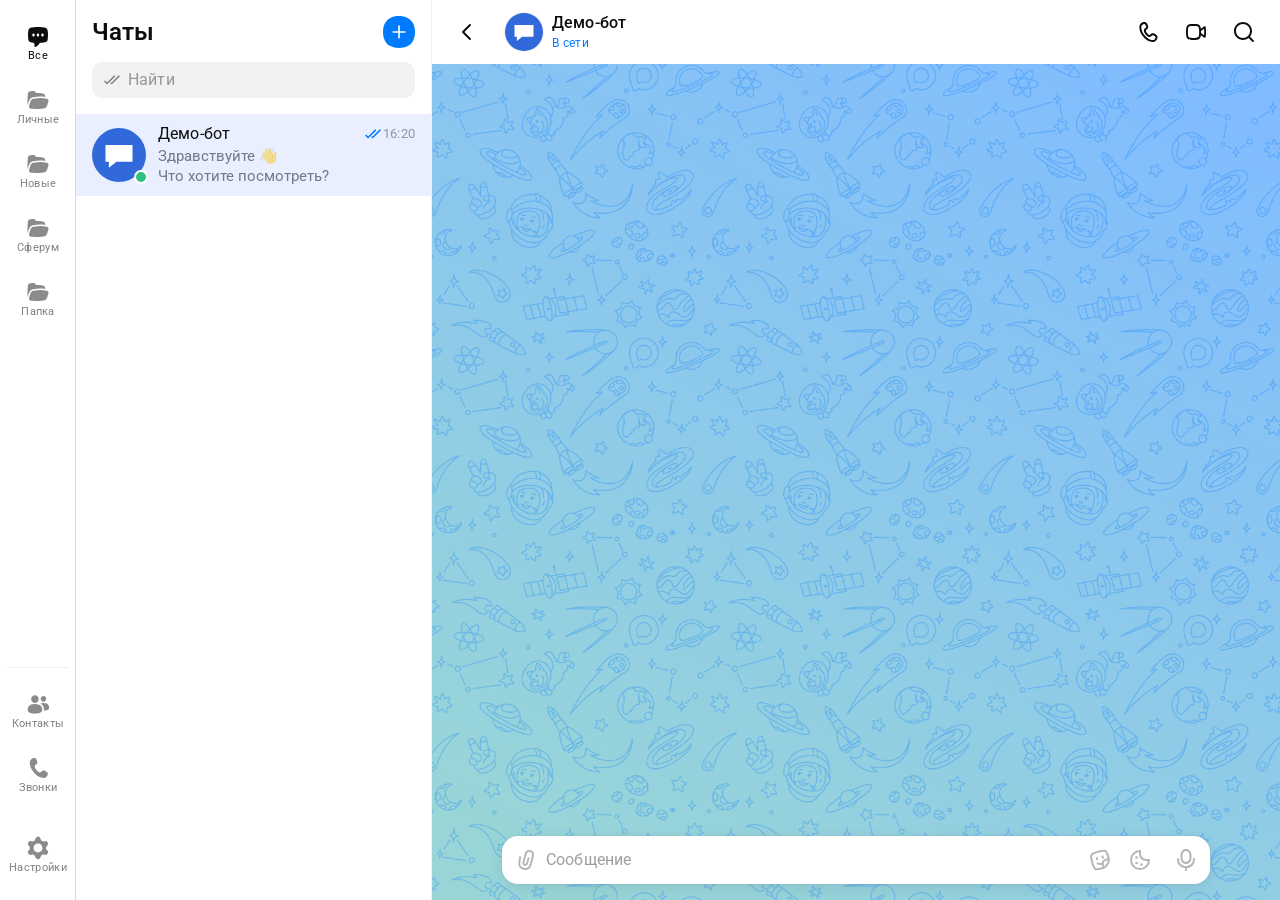
<file: index.html>
<!doctype html>
<html lang="ru">
<head>
  <meta charset="utf-8">
  <meta name="viewport" content="width=device-width, initial-scale=1">
  <meta http-equiv="refresh" content="0; url=prototype/index.html">
  <title>Открыть чат</title>
</head>
<body>
  <a href="prototype/index.html">Открыть чат</a>
</body>
</html>
</file>
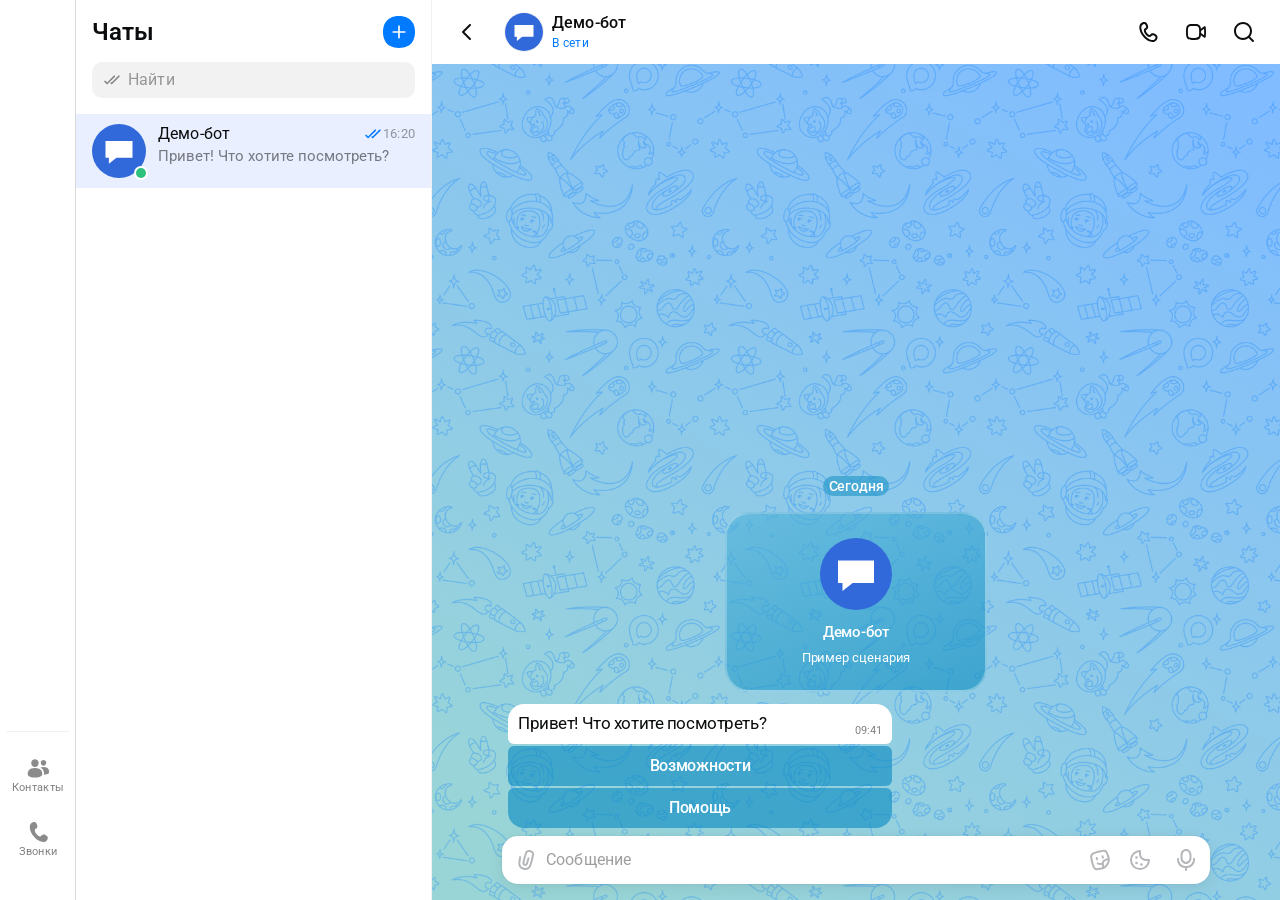
<file: prototype/index.html>
<!doctype html>
<html lang="ru">
<head>
<meta charset="utf-8">
<meta name="referrer" content="no-referrer">
<meta http-equiv="Content-Security-Policy" content="default-src 'self' data: blob:; script-src 'self' 'unsafe-inline'; style-src 'self' 'unsafe-inline'; img-src 'self' data: blob: https: http:; font-src 'self' data:; connect-src 'self'; object-src 'none'; base-uri 'none'; form-action 'self'">
<meta name="viewport" content="width=device-width, initial-scale=1, viewport-fit=cover">
<title>Чат-бот — Демо-бот</title>
<link rel="stylesheet" href="assets/fonts/fonts.css">
<link rel="stylesheet" href="shared/style.css">
<link rel="stylesheet" href="shared/board.css">
<link rel="stylesheet" href="shared/editor-ui.css">
<link rel="stylesheet" href="shared/message-media.css">
<link rel="stylesheet" href="shared/boundary.css">
</head>
<body>

<div class="app">

  <nav class="nav-rail" aria-label="Основная навигация">
    <div class="nav-group">
      <button class="nav-item is-active" type="button">
        <svg class="ico" aria-hidden="true" focusable="false" width="24" height="24" viewBox="0 0 24 24" fill="none" xmlns="http://www.w3.org/2000/svg"><path fill-rule="evenodd" clip-rule="evenodd" d="M12 3C13.3439 3 14.8289 3.08463 16.2085 3.19701C18.6009 3.39191 19.7971 3.48936 20.7063 4.39867C21.6155 5.30798 21.7096 6.46516 21.8979 8.7795C21.9597 9.54011 22 10.302 22 10.9969C22 11.6917 21.9597 12.4536 21.8979 13.2142C21.7096 15.5286 21.6155 16.6857 20.7063 17.5951C19.7971 18.5044 18.6009 18.6018 16.2084 18.7967C15.3845 18.8638 14.523 18.9211 13.6764 18.9563C12.6349 20.6759 11.5567 21.7791 9.95376 22.8456C9.27831 23.2949 8.41683 22.701 8.46643 21.8913C8.50168 21.3158 8.5093 20.7312 8.48572 20.1089C8.4593 19.4117 7.9168 18.8536 7.22532 18.7605L7.01474 18.7322C5.12871 18.5688 4.09872 18.4002 3.29372 17.5951C2.38452 16.6857 2.29039 15.5286 2.10213 13.2142C2.04026 12.4536 2 11.6917 2 10.9969C2 10.302 2.04026 9.54011 2.10213 8.7795C2.29039 6.46516 2.38452 5.30798 3.29372 4.39867C4.20292 3.48936 5.39913 3.39191 7.79155 3.19701C9.17113 3.08462 10.6561 3 12 3ZM7.50121 12.5C8.19223 12.5 8.75242 11.8284 8.75242 11C8.75242 10.1716 8.19223 9.5 7.50121 9.5C6.81019 9.5 6.25 10.1716 6.25 11C6.25 11.8284 6.81019 12.5 7.50121 12.5ZM11.9446 12.5C12.6356 12.5 13.1958 11.8284 13.1958 11C13.1958 10.1716 12.6356 9.5 11.9446 9.5C11.2535 9.5 10.6934 10.1716 10.6934 11C10.6934 11.8284 11.2535 12.5 11.9446 12.5ZM17.7505 11C17.7505 11.8284 17.1903 12.5 16.4993 12.5C15.8082 12.5 15.248 11.8284 15.248 11C15.248 10.1716 15.8082 9.5 16.4993 9.5C17.1903 9.5 17.7505 10.1716 17.7505 11Z" fill="currentColor"/></svg>
        <span>Все</span>
      </button>
      <button class="nav-item" type="button">
        <svg class="ico" aria-hidden="true" focusable="false" width="24" height="24" viewBox="0 0 24 24" fill="none" xmlns="http://www.w3.org/2000/svg"><path d="M10.1376 4.92166L10.2049 5.00016C10.304 4.99909 10.4024 4.99854 10.5 4.99854C12.0216 4.99854 13.7441 5.13252 15.226 5.28722C16.9238 5.46448 17.7727 5.55311 18.4001 6.18284C18.9679 6.75276 19.0915 7.49932 19.236 8.88934C17.8141 8.67946 16.1402 8.49854 14.5742 8.49854C12.7411 8.49854 10.6055 8.71131 8.90316 8.92678L8.68102 8.95469C7.30683 9.12672 6.13146 9.27385 5.05734 10.0866C3.98345 10.8991 3.55955 11.9063 3.06809 13.0739L2.99802 13.2403C2.56907 14.2561 2.21929 15.2714 1.94737 16.2951L1.92176 16.3915C1.86326 16.6114 1.80438 16.8327 1.74996 17.0526C1.68744 16.5281 1.64314 15.92 1.59083 15.2018C1.53577 14.4458 1.5 13.6891 1.5 12.9985C1.5 12.6756 1.50783 12.3381 1.52179 11.993C1.5078 11.6513 1.5 11.3252 1.5 11.0227C1.5 9.77386 1.63289 8.20976 1.78554 6.82502C1.93745 5.44696 2.01341 4.75793 2.42578 4.21005C2.5692 4.0195 2.76079 3.83112 2.95373 3.69093C3.50849 3.28787 3.90544 3.25088 4.69933 3.1769C6.47935 3.01103 7.36935 2.9281 7.91436 3.0853C8.11092 3.142 8.30969 3.22245 8.49035 3.31842C8.99128 3.58453 9.3734 4.03024 10.1376 4.92166Z" fill="currentColor"/><path d="M5.96253 11.2827C5.21374 11.8493 4.93583 12.5075 4.38001 13.8238C3.97687 14.7785 3.65027 15.7276 3.39724 16.6802C2.99285 18.2027 2.79065 18.9639 3.31555 19.7216C3.84044 20.4794 4.69624 20.5682 6.40784 20.7458C7.74197 20.8842 9.27933 20.9985 10.719 20.9985C12.439 20.9985 14.526 20.8354 16.2524 20.6629C17.9416 20.494 18.7862 20.4096 19.5649 19.8334C20.3435 19.2572 20.6304 18.5679 21.2042 17.1894C21.5959 16.2483 21.9126 15.3115 22.1525 14.3716C22.5108 12.9681 22.6899 12.2664 22.2009 11.5284C21.7119 10.7905 20.9297 10.669 19.3652 10.426C17.9055 10.1993 16.1641 9.99854 14.5743 9.99854C12.8365 9.99854 10.775 10.2018 9.09165 10.4149C7.50477 10.6158 6.71133 10.7162 5.96253 11.2827Z" fill="currentColor"/></svg>
        <span>Личные</span>
      </button>
      <button class="nav-item" type="button">
        <svg class="ico" aria-hidden="true" focusable="false" width="24" height="24" viewBox="0 0 24 24" fill="none" xmlns="http://www.w3.org/2000/svg"><path d="M10.1376 4.92166L10.2049 5.00016C10.304 4.99909 10.4024 4.99854 10.5 4.99854C12.0216 4.99854 13.7441 5.13252 15.226 5.28722C16.9238 5.46448 17.7727 5.55311 18.4001 6.18284C18.9679 6.75276 19.0915 7.49932 19.236 8.88934C17.8141 8.67946 16.1402 8.49854 14.5742 8.49854C12.7411 8.49854 10.6055 8.71131 8.90316 8.92678L8.68102 8.95469C7.30683 9.12672 6.13146 9.27385 5.05734 10.0866C3.98345 10.8991 3.55955 11.9063 3.06809 13.0739L2.99802 13.2403C2.56907 14.2561 2.21929 15.2714 1.94737 16.2951L1.92176 16.3915C1.86326 16.6114 1.80438 16.8327 1.74996 17.0526C1.68744 16.5281 1.64314 15.92 1.59083 15.2018C1.53577 14.4458 1.5 13.6891 1.5 12.9985C1.5 12.6756 1.50783 12.3381 1.52179 11.993C1.5078 11.6513 1.5 11.3252 1.5 11.0227C1.5 9.77386 1.63289 8.20976 1.78554 6.82502C1.93745 5.44696 2.01341 4.75793 2.42578 4.21005C2.5692 4.0195 2.76079 3.83112 2.95373 3.69093C3.50849 3.28787 3.90544 3.25088 4.69933 3.1769C6.47935 3.01103 7.36935 2.9281 7.91436 3.0853C8.11092 3.142 8.30969 3.22245 8.49035 3.31842C8.99128 3.58453 9.3734 4.03024 10.1376 4.92166Z" fill="currentColor"/><path d="M5.96253 11.2827C5.21374 11.8493 4.93583 12.5075 4.38001 13.8238C3.97687 14.7785 3.65027 15.7276 3.39724 16.6802C2.99285 18.2027 2.79065 18.9639 3.31555 19.7216C3.84044 20.4794 4.69624 20.5682 6.40784 20.7458C7.74197 20.8842 9.27933 20.9985 10.719 20.9985C12.439 20.9985 14.526 20.8354 16.2524 20.6629C17.9416 20.494 18.7862 20.4096 19.5649 19.8334C20.3435 19.2572 20.6304 18.5679 21.2042 17.1894C21.5959 16.2483 21.9126 15.3115 22.1525 14.3716C22.5108 12.9681 22.6899 12.2664 22.2009 11.5284C21.7119 10.7905 20.9297 10.669 19.3652 10.426C17.9055 10.1993 16.1641 9.99854 14.5743 9.99854C12.8365 9.99854 10.775 10.2018 9.09165 10.4149C7.50477 10.6158 6.71133 10.7162 5.96253 11.2827Z" fill="currentColor"/></svg>
        <span>Новые</span>
      </button>
      <button class="nav-item" type="button">
        <svg class="ico" aria-hidden="true" focusable="false" width="24" height="24" viewBox="0 0 24 24" fill="none" xmlns="http://www.w3.org/2000/svg"><path d="M10.1376 4.92166L10.2049 5.00016C10.304 4.99909 10.4024 4.99854 10.5 4.99854C12.0216 4.99854 13.7441 5.13252 15.226 5.28722C16.9238 5.46448 17.7727 5.55311 18.4001 6.18284C18.9679 6.75276 19.0915 7.49932 19.236 8.88934C17.8141 8.67946 16.1402 8.49854 14.5742 8.49854C12.7411 8.49854 10.6055 8.71131 8.90316 8.92678L8.68102 8.95469C7.30683 9.12672 6.13146 9.27385 5.05734 10.0866C3.98345 10.8991 3.55955 11.9063 3.06809 13.0739L2.99802 13.2403C2.56907 14.2561 2.21929 15.2714 1.94737 16.2951L1.92176 16.3915C1.86326 16.6114 1.80438 16.8327 1.74996 17.0526C1.68744 16.5281 1.64314 15.92 1.59083 15.2018C1.53577 14.4458 1.5 13.6891 1.5 12.9985C1.5 12.6756 1.50783 12.3381 1.52179 11.993C1.5078 11.6513 1.5 11.3252 1.5 11.0227C1.5 9.77386 1.63289 8.20976 1.78554 6.82502C1.93745 5.44696 2.01341 4.75793 2.42578 4.21005C2.5692 4.0195 2.76079 3.83112 2.95373 3.69093C3.50849 3.28787 3.90544 3.25088 4.69933 3.1769C6.47935 3.01103 7.36935 2.9281 7.91436 3.0853C8.11092 3.142 8.30969 3.22245 8.49035 3.31842C8.99128 3.58453 9.3734 4.03024 10.1376 4.92166Z" fill="currentColor"/><path d="M5.96253 11.2827C5.21374 11.8493 4.93583 12.5075 4.38001 13.8238C3.97687 14.7785 3.65027 15.7276 3.39724 16.6802C2.99285 18.2027 2.79065 18.9639 3.31555 19.7216C3.84044 20.4794 4.69624 20.5682 6.40784 20.7458C7.74197 20.8842 9.27933 20.9985 10.719 20.9985C12.439 20.9985 14.526 20.8354 16.2524 20.6629C17.9416 20.494 18.7862 20.4096 19.5649 19.8334C20.3435 19.2572 20.6304 18.5679 21.2042 17.1894C21.5959 16.2483 21.9126 15.3115 22.1525 14.3716C22.5108 12.9681 22.6899 12.2664 22.2009 11.5284C21.7119 10.7905 20.9297 10.669 19.3652 10.426C17.9055 10.1993 16.1641 9.99854 14.5743 9.99854C12.8365 9.99854 10.775 10.2018 9.09165 10.4149C7.50477 10.6158 6.71133 10.7162 5.96253 11.2827Z" fill="currentColor"/></svg>
        <span>Сферум</span>
      </button>
      <button class="nav-item" type="button">
        <svg class="ico" aria-hidden="true" focusable="false" width="24" height="24" viewBox="0 0 24 24" fill="none" xmlns="http://www.w3.org/2000/svg"><path d="M10.1376 4.92166L10.2049 5.00016C10.304 4.99909 10.4024 4.99854 10.5 4.99854C12.0216 4.99854 13.7441 5.13252 15.226 5.28722C16.9238 5.46448 17.7727 5.55311 18.4001 6.18284C18.9679 6.75276 19.0915 7.49932 19.236 8.88934C17.8141 8.67946 16.1402 8.49854 14.5742 8.49854C12.7411 8.49854 10.6055 8.71131 8.90316 8.92678L8.68102 8.95469C7.30683 9.12672 6.13146 9.27385 5.05734 10.0866C3.98345 10.8991 3.55955 11.9063 3.06809 13.0739L2.99802 13.2403C2.56907 14.2561 2.21929 15.2714 1.94737 16.2951L1.92176 16.3915C1.86326 16.6114 1.80438 16.8327 1.74996 17.0526C1.68744 16.5281 1.64314 15.92 1.59083 15.2018C1.53577 14.4458 1.5 13.6891 1.5 12.9985C1.5 12.6756 1.50783 12.3381 1.52179 11.993C1.5078 11.6513 1.5 11.3252 1.5 11.0227C1.5 9.77386 1.63289 8.20976 1.78554 6.82502C1.93745 5.44696 2.01341 4.75793 2.42578 4.21005C2.5692 4.0195 2.76079 3.83112 2.95373 3.69093C3.50849 3.28787 3.90544 3.25088 4.69933 3.1769C6.47935 3.01103 7.36935 2.9281 7.91436 3.0853C8.11092 3.142 8.30969 3.22245 8.49035 3.31842C8.99128 3.58453 9.3734 4.03024 10.1376 4.92166Z" fill="currentColor"/><path d="M5.96253 11.2827C5.21374 11.8493 4.93583 12.5075 4.38001 13.8238C3.97687 14.7785 3.65027 15.7276 3.39724 16.6802C2.99285 18.2027 2.79065 18.9639 3.31555 19.7216C3.84044 20.4794 4.69624 20.5682 6.40784 20.7458C7.74197 20.8842 9.27933 20.9985 10.719 20.9985C12.439 20.9985 14.526 20.8354 16.2524 20.6629C17.9416 20.494 18.7862 20.4096 19.5649 19.8334C20.3435 19.2572 20.6304 18.5679 21.2042 17.1894C21.5959 16.2483 21.9126 15.3115 22.1525 14.3716C22.5108 12.9681 22.6899 12.2664 22.2009 11.5284C21.7119 10.7905 20.9297 10.669 19.3652 10.426C17.9055 10.1993 16.1641 9.99854 14.5743 9.99854C12.8365 9.99854 10.775 10.2018 9.09165 10.4149C7.50477 10.6158 6.71133 10.7162 5.96253 11.2827Z" fill="currentColor"/></svg>
        <span>Папка</span>
      </button>
    </div>

    <div class="nav-group">
      <div class="nav-divider"></div>
      <button class="nav-item" type="button">
        <svg class="ico" aria-hidden="true" focusable="false" width="24" height="24" viewBox="0 0 24 24" fill="none" xmlns="http://www.w3.org/2000/svg"><path d="M8.92098 11.0771C6.53528 11.0771 5.20822 9.00163 5.20822 6.69431C5.20822 4.38699 7.15131 3.21442 8.92098 3.21442C10.6906 3.21442 12.6337 4.38699 12.6337 6.69431C12.6337 9.00163 11.3067 11.0771 8.92098 11.0771Z" fill="currentColor"/><path d="M16.2858 17.8358H16.2792C16.2808 17.8796 16.2816 17.9233 16.2816 17.9669C16.2816 19.622 15.1414 21.4294 8.99801 21.4294C2.85468 21.4294 1.71436 19.622 1.71436 17.9669C1.71436 17.9233 1.71515 17.8796 1.7168 17.8358H1.71436C1.71707 17.7989 1.71993 17.7614 1.72298 17.7234C1.72436 17.7042 1.72592 17.6851 1.72767 17.6659C1.89835 15.6237 2.61966 11.9921 8.99724 11.9921C15.5557 11.9921 16.2165 15.8939 16.2858 17.8358Z" fill="currentColor"/><path d="M17.4672 9.78802C15.7242 9.78802 14.7547 8.23249 14.7547 6.50315C14.7547 4.77381 16.1743 3.89497 17.4672 3.89497C18.7601 3.89497 20.1797 4.77381 20.1797 6.50315C20.1797 8.23249 19.2101 9.78802 17.4672 9.78802Z" fill="currentColor"/><path d="M23.1414 15.8738C23.1414 17.1927 22.3284 18.6276 18.0679 18.75L18.0331 17.7737C17.9942 16.6841 17.7898 14.7485 16.43 13.0815C15.9006 12.4325 15.2378 11.8729 14.4259 11.4263C15.1901 11.0974 16.18 10.8955 17.4641 10.8955C22.5757 10.8955 23.0907 14.146 23.1447 15.7637H23.1395C23.1408 15.8005 23.1414 15.8372 23.1414 15.8738Z" fill="currentColor"/></svg>
        <span>Контакты</span>
      </button>
      <button class="nav-item" type="button">
        <svg class="ico" aria-hidden="true" focusable="false" width="24" height="24" viewBox="0 0 24 24" fill="none" xmlns="http://www.w3.org/2000/svg"><path d="M9.93756 8.65649C11.0358 8.09328 11.6448 6.86564 11.3061 5.67731C11.1891 5.26684 11.0569 4.85591 10.9163 4.51122C10.7576 4.12229 10.5311 3.6778 10.3007 3.25961C9.77384 2.30346 8.68378 1.81008 7.62423 2.0679C7.3562 2.13312 7.09319 2.20496 6.86483 2.28117C5.23673 2.82445 3.99263 4.22468 3.84758 5.9373C3.65112 8.25691 4.13977 11.9644 7.68663 16.2616C11.2228 20.5459 14.7558 21.7298 17.0678 21.9777C18.7858 22.1619 20.3797 21.1878 21.2237 19.6779C21.3437 19.4631 21.4675 19.2125 21.586 18.9565C22.038 17.98 21.7933 16.8282 20.9808 16.1238C20.5631 15.7616 20.0999 15.392 19.6827 15.1324C19.3882 14.949 19.0297 14.7664 18.6689 14.5994C17.6166 14.1123 16.3915 14.4668 15.6521 15.361L15.2628 15.8319C14.8901 16.2826 14.3332 16.5516 13.7732 16.3848C12.9644 16.1438 11.7122 15.533 10.4353 13.9859C9.13327 12.4084 8.81967 10.9989 8.77548 10.1299C8.74601 9.55029 9.12859 9.07134 9.64438 8.80684L9.93756 8.65649Z" fill="currentColor"/></svg>
        <span>Звонки</span>
      </button>
      <div class="nav-spacer"></div>
      <button class="nav-item" type="button">
        <svg class="ico" aria-hidden="true" focusable="false" width="24" height="24" viewBox="0 0 24 24" fill="none" xmlns="http://www.w3.org/2000/svg"><path fill-rule="evenodd" clip-rule="evenodd" d="M7.97542 18.9711C7.50303 18.6977 6.96233 18.5509 6.42195 18.6276L4.72746 18.8679C3.81785 18.9969 2.9211 18.5602 2.46174 17.7646L2.23856 17.378C1.7792 16.5823 1.8494 15.5873 2.41593 14.8641L3.47389 13.5134C3.80913 13.0854 3.95259 12.5438 3.95259 12.0001C3.95259 11.4564 3.80911 10.9146 3.4738 10.4865L2.41593 9.13598C1.8494 8.4127 1.7792 7.41772 2.23856 6.62205L2.46174 6.23547C2.9211 5.4398 3.81785 5.00311 4.72746 5.13213L6.4226 5.37255C6.96271 5.44916 7.50316 5.3025 7.97531 5.02924C8.44675 4.7564 8.84739 4.35996 9.0508 3.85466L9.68961 2.2677C10.0327 1.41541 10.8592 0.857117 11.778 0.857117H12.2243C13.143 0.857117 13.9696 1.41541 14.3127 2.2677L14.9521 3.85614C15.1553 4.36086 15.5554 4.75689 16.0263 5.02943C16.4979 5.30244 17.0379 5.44893 17.5775 5.3724L19.2712 5.13218C20.1808 5.00317 21.0775 5.43986 21.5369 6.23552L21.7601 6.6221C22.2194 7.41777 22.1492 8.41275 21.5827 9.13603L20.529 10.4813C20.1925 10.9108 20.0487 11.4545 20.0487 12.0001C20.0487 12.5456 20.1925 13.0892 20.5289 13.5186L21.5827 14.864C22.1492 15.5873 22.2194 16.5823 21.7601 17.3779L21.5369 17.7645C21.0775 18.5602 20.1808 18.9969 19.2712 18.8679L17.5781 18.6277C17.0383 18.5512 16.4981 18.6977 16.0262 18.9709C15.555 19.2436 15.1547 19.6398 14.9514 20.1448L14.3127 21.7315C13.9696 22.5838 13.143 23.1421 12.2243 23.1421H11.778C10.8592 23.1421 10.0327 22.5838 9.68961 21.7315L9.05149 20.1463C8.84798 19.6407 8.4471 19.244 7.97542 18.9711ZM12.0003 16.4577C14.4618 16.4577 16.4571 14.4623 16.4571 12.0008C16.4571 9.53923 14.4618 7.54377 12.0003 7.54377C9.53891 7.54377 7.54353 9.53923 7.54353 12.0008C7.54353 14.4623 9.53891 16.4577 12.0003 16.4577Z" fill="currentColor"/></svg>
        <span>Настройки</span>
      </button>
    </div>
  </nav>

  <aside class="chat-list-panel" aria-label="Список чатов">
    <div class="list-topbar">
      <div class="list-title-row">
        <p class="list-title">Чаты</p>
        <button class="list-add" type="button" aria-label="Создать чат">
          <svg class="ico" aria-hidden="true" focusable="false" width="32" height="32" viewBox="0 0 32 32" fill="none" xmlns="http://www.w3.org/2000/svg"><path d="M16 0C19.0133 0 21.9506 0.488659 24.6333 1.92336C26.98 3.17837 28.8216 5.02004 30.0767 7.36671C31.5113 10.0494 32 12.9867 32 16C32 19.3492 31.3317 22.2866 30.0767 24.6333C28.8216 26.98 26.98 28.8216 24.6333 30.0766C21.9506 31.5113 19.0133 32 16 32C12.6508 32 9.71338 31.3317 7.36671 30.0766C5.02005 28.8216 3.17837 26.98 1.92336 24.6333C0.48398 21.9419 0.0181254 19.0189 0 16C0 12.6508 0.668345 9.71338 1.92336 7.36671C3.17837 5.02004 5.02005 3.17837 7.36671 1.92336C9.71338 0.668344 12.6508 0 16 0Z" fill="currentColor"/><path d="M15.1667 16.8333V21.8333C15.1667 22.2936 15.5398 22.6667 16 22.6667C16.4602 22.6667 16.8333 22.2936 16.8333 21.8333V16.8333H21.8333C22.2936 16.8333 22.6667 16.4602 22.6667 16C22.6667 15.5398 22.2936 15.1667 21.8333 15.1667H16.8333V10.1667C16.8333 9.70643 16.4602 9.33334 16 9.33334C15.5398 9.33334 15.1667 9.70643 15.1667 10.1667V15.1667H10.1667C9.70644 15.1667 9.33334 15.5398 9.33334 16C9.33334 16.4602 9.70644 16.8333 10.1667 16.8333H15.1667Z" fill="white"/></svg>
        </button>
      </div>
      <div class="list-search-wrap">
        <div class="list-search">
          <svg class="ico" aria-hidden="true" focusable="false" width="16" height="16" viewBox="0 0 16 16" fill="none" xmlns="http://www.w3.org/2000/svg"><path d="M10.9803 4.68023C11.2732 4.38734 11.2732 3.91247 10.9803 3.61957C10.6874 3.32668 10.2126 3.32668 9.91967 3.61957L3.1 10.4392L1.53033 8.86957C1.23744 8.57668 0.762563 8.57668 0.46967 8.86957C0.176777 9.16247 0.176777 9.63734 0.46967 9.93023L2.56967 12.0302C2.86256 12.3231 3.33744 12.3231 3.63033 12.0302L10.9803 4.68023Z" fill="currentColor"/><path d="M15.5296 4.68023C15.8225 4.38734 15.8225 3.91247 15.5296 3.61957C15.2368 3.32668 14.7619 3.32668 14.469 3.61957L7.64932 10.4392L7.6358 10.4257C7.34291 10.1328 6.86803 10.1328 6.57514 10.4257C6.28225 10.7186 6.28225 11.1935 6.57514 11.4864L7.11899 12.0302C7.41188 12.3231 7.88675 12.3231 8.17965 12.0302L15.5296 4.68023Z" fill="currentColor"/></svg>
          <span>Найти</span>
        </div>
      </div>
    </div>

    <div class="chat-list">
      <button class="cell is-selected" type="button" id="cellBot">
        <span class="cell-avatar">
          <img class="avatar" src="assets/demo-avatar.svg" alt="">
          <span class="cell-online">
            <svg class="ico" aria-hidden="true" focusable="false" width="14" height="14" viewBox="0 0 14 14" fill="none" xmlns="http://www.w3.org/2000/svg" data-subst="1"><circle cx="7" cy="7" r="7" fill="#fff"/><circle cx="7" cy="7" r="5" fill="#2ec27e"/></svg>
          </span>
        </span>
        <span class="cell-mid">
          <span class="cell-row1">
            <span class="cell-name">Демо-бот</span>
            <span class="cell-timegroup">
              <svg class="ico" aria-hidden="true" focusable="false" width="16" height="16" viewBox="0 0 16 16" fill="none" xmlns="http://www.w3.org/2000/svg"><path d="M10.9803 4.68023C11.2732 4.38734 11.2732 3.91247 10.9803 3.61957C10.6874 3.32668 10.2126 3.32668 9.91967 3.61957L3.1 10.4392L1.53033 8.86957C1.23744 8.57668 0.762563 8.57668 0.46967 8.86957C0.176777 9.16247 0.176777 9.63734 0.46967 9.93023L2.56967 12.0302C2.86256 12.3231 3.33744 12.3231 3.63033 12.0302L10.9803 4.68023Z" fill="currentColor"/><path d="M15.5296 4.68023C15.8225 4.38734 15.8225 3.91247 15.5296 3.61957C15.2368 3.32668 14.7619 3.32668 14.469 3.61957L7.64932 10.4392L7.6358 10.4257C7.34291 10.1328 6.86803 10.1328 6.57514 10.4257C6.28225 10.7186 6.28225 11.1935 6.57514 11.4864L7.11899 12.0302C7.41188 12.3231 7.88675 12.3231 8.17965 12.0302L15.5296 4.68023Z" fill="currentColor"/></svg>
              <span class="cell-time">16:20</span>
            </span>
          </span>
          <!-- Превью — последнее отправленное сообщение; рендерится скриптом
               (renderChrome), здесь — то, что видно до его запуска. -->
          <span class="cell-msg cell-msg-2">Здравствуйте 👋
Что хотите посмотреть?</span>
        </span>
      </button>

    </div>
  </aside>

  <main class="chat">

    <header class="chat-topbar">
      <button class="tb-back" type="button" aria-label="Назад">
        <svg class="ico ico-mobile" aria-hidden="true" focusable="false" width="24" height="24" viewBox="0 0 24 24" fill="none" xmlns="http://www.w3.org/2000/svg"><path d="M7.82497 13L12.7124 17.8875C13.1049 18.28 13.1021 18.9172 12.7062 19.3062C12.3151 19.6904 11.6876 19.6876 11.2999 19.3L4.70708 12.7071C4.31655 12.3166 4.31655 11.6834 4.70708 11.2929L11.2999 4.70002C11.6876 4.31241 12.3151 4.30964 12.7062 4.6938C13.1021 5.08281 13.1049 5.72003 12.7124 6.11252L7.82497 11H19C19.5523 11 20 11.4477 20 12C20 12.5523 19.5523 13 19 13H7.82497Z" fill="currentColor"/></svg>
        <svg class="ico ico-desktop" aria-hidden="true" focusable="false" width="24" height="24" viewBox="0 0 24 24" fill="none" xmlns="http://www.w3.org/2000/svg"><path fill-rule="evenodd" clip-rule="evenodd" d="M14.7071 4.29289C14.3166 3.90237 13.6834 3.90237 13.2929 4.29289L6.29289 11.2929C5.90237 11.6834 5.90237 12.3166 6.29289 12.7071L13.2929 19.7071C13.6834 20.0976 14.3166 20.0976 14.7071 19.7071C15.0976 19.3166 15.0976 18.6834 14.7071 18.2929L8.41421 12L14.7071 5.70711C15.0976 5.31658 15.0976 4.68342 14.7071 4.29289Z" fill="currentColor"/></svg>
      </button>

      <div class="tb-person">
        <span class="tb-avatar">
          <img src="assets/demo-avatar.svg" alt="">
        </span>
        <div class="tb-title">
          <div class="tb-name-row">
            <p class="tb-name">Демо-бот</p>
          </div>
          <div class="tb-status">
            <span class="st-mobile">бот</span>
            <span class="st-desktop">В сети</span>
          </div>
        </div>
      </div>

      <div class="tb-actions">
        <button class="tb-btn act-desktop" type="button" aria-label="Позвонить">
          <svg class="ico" aria-hidden="true" focusable="false" width="24" height="24" viewBox="0 0 24 24" fill="none" xmlns="http://www.w3.org/2000/svg"><path fill-rule="evenodd" clip-rule="evenodd" d="M7.5152 2.09828C8.94843 1.74428 10.414 2.41643 11.1133 3.69225C11.3205 4.0703 11.5353 4.49158 11.6937 4.87955C11.8331 5.22083 11.958 5.60757 12.0645 5.97607C12.5304 7.58877 11.6876 9.19134 10.292 9.90643L10.0995 10.005C9.98411 10.0642 9.91046 10.1345 9.87287 10.1887C9.84017 10.2359 9.83755 10.264 9.83874 10.2848C9.87209 10.8721 10.0902 11.9217 11.1054 13.1506C12.1147 14.3724 13.0623 14.8171 13.6097 14.9834C13.6277 14.9889 13.6525 14.9931 13.7033 14.9727C13.7627 14.949 13.8471 14.8933 13.9302 14.7929L14.2321 14.428C15.1696 13.2951 16.7837 12.783 18.2238 13.4557C18.5508 13.6084 18.8952 13.7839 19.1951 13.9705C19.6239 14.2371 20.0722 14.5952 20.4535 14.9236C21.5502 15.8683 21.8798 17.4209 21.2682 18.7301C21.1616 18.9582 21.0459 19.1915 20.9284 19.4016C20.0045 21.0531 18.2125 22.1935 16.2046 21.9783C13.8665 21.7278 10.4428 20.5369 7.08713 16.4747C3.72808 12.4085 3.20549 8.81649 3.40097 6.47157C3.56771 4.47125 4.99746 2.90236 6.80127 2.30097C7.02763 2.22549 7.275 2.1576 7.5152 2.09828ZM9.35976 4.65476C9.08585 4.15502 8.52595 3.91011 7.99445 4.04139C7.78417 4.09332 7.592 4.14691 7.43344 4.19977C6.28705 4.58198 5.4858 5.53721 5.39404 6.63795C5.24121 8.47141 5.60863 11.5437 8.62861 15.1995C11.6456 18.8517 14.589 19.7924 16.4175 19.9883C17.5056 20.1049 18.5861 19.4912 19.1832 18.4239C19.2685 18.2714 19.3616 18.0854 19.4564 17.8825C19.6895 17.3835 19.5638 16.798 19.1488 16.4405C18.7963 16.1368 18.4387 15.8565 18.1394 15.6704C17.9342 15.5427 17.6691 15.4052 17.3779 15.2693C16.8684 15.0313 16.2073 15.1791 15.7725 15.7045L15.4705 16.0694C14.9637 16.6819 14.0591 17.2117 13.0286 16.8985C12.1174 16.6216 10.8316 15.9604 9.56387 14.4258C8.25741 12.8443 7.89768 11.3796 7.84196 10.3984C7.78175 9.33827 8.48658 8.58297 9.18803 8.22356L9.38049 8.12495C10.0232 7.79563 10.3132 7.12072 10.1431 6.53194C10.0465 6.1975 9.94408 5.88585 9.84232 5.63666C9.72544 5.35044 9.55164 5.00483 9.35976 4.65476Z" fill="currentColor"/></svg>
        </button>
        <button class="tb-btn act-desktop" type="button" aria-label="Видеозвонок">
          <svg class="ico" aria-hidden="true" focusable="false" width="24" height="24" viewBox="0 0 24 24" fill="none" xmlns="http://www.w3.org/2000/svg"><path fill-rule="evenodd" clip-rule="evenodd" d="M9.52362 20C8.96929 20 8.41605 19.9698 7.86293 19.9342C5.93339 19.8107 4.49152 19.7184 3.35067 18.4901C2.7536 17.8474 2.44993 17.1252 2.28428 16.2722C2.09812 15.3135 2.07843 14.3213 2.03378 13.3468C2.01273 12.8877 2 12.432 2 12C2 11.568 2.01273 11.1123 2.03378 10.6532C2.07842 9.67874 2.09812 8.68647 2.28428 7.72783C2.44993 6.87477 2.7536 6.15264 3.35067 5.50985C4.49152 4.28163 5.9334 4.18931 7.86294 4.06578C8.41606 4.03018 8.96929 4 9.52362 4C10.078 4 10.6312 4.03018 11.1843 4.06578C13.1138 4.18931 14.5557 4.28163 15.6966 5.50985C16.2936 6.15264 16.5973 6.87477 16.763 7.72783C16.8199 8.02082 16.8616 8.33682 16.8942 8.67593L19.9419 6.5212L19.9576 6.51003C20.0176 6.46737 20.134 6.38449 20.2494 6.32759C20.396 6.2553 20.7404 6.12332 21.13 6.3137C21.5168 6.5027 21.6481 6.86261 21.6931 7.03095C21.7279 7.16135 21.7445 7.30928 21.753 7.38434L21.7552 7.40398C21.8444 8.17482 22 9.82955 22 12.0001C22 14.1706 21.8444 15.8252 21.7552 16.596L21.753 16.6157C21.7445 16.6908 21.7279 16.8387 21.6931 16.9691C21.6481 17.1374 21.5167 17.4973 21.13 17.6863C20.7404 17.8767 20.396 17.7447 20.2494 17.6724C20.134 17.6155 20.0176 17.5327 19.9577 17.49L19.9419 17.4788L16.8942 15.3241C16.8616 15.6632 16.8199 15.9792 16.763 16.2722C16.5973 17.1252 16.2936 17.8474 15.6966 18.4902C14.5557 19.7184 13.1138 19.8107 11.1843 19.9342C10.6312 19.9698 10.078 20 9.52362 20ZM8.22399 17.9538C8.67168 17.9829 9.11083 18 9.52362 18C9.93641 18 10.3756 17.9829 10.8233 17.9538C13.1191 17.8044 13.7782 17.7093 14.3584 17.0847C14.6458 16.7753 14.8114 16.4318 14.9209 15.8677C15.0404 15.2527 15.0794 14.4586 15.1348 13.2494C15.1548 12.814 15.1663 12.3919 15.1663 12C15.1663 11.6081 15.1548 11.186 15.1348 10.7506C15.0794 9.54138 15.0404 8.74731 14.9209 8.13227C14.8114 7.56823 14.6458 7.22472 14.3584 6.91527C13.7782 6.29068 13.1191 6.19557 10.8233 6.0462C10.3756 6.01707 9.93641 6 9.52362 6C9.11084 6 8.67169 6.01707 8.22399 6.0462C5.92815 6.19557 5.26905 6.29068 4.6889 6.91527C4.40146 7.22472 4.23585 7.56823 4.12633 8.13226C4.00689 8.74731 3.96789 9.54138 3.91245 10.7506C3.89249 11.186 3.88091 11.6081 3.88091 12C3.88091 12.3919 3.89249 12.814 3.91245 13.2494C3.96789 14.4586 4.00689 15.2527 4.12633 15.8677C4.23585 16.4318 4.40146 16.7753 4.6889 17.0847C5.26905 17.7093 5.92815 17.8044 8.22399 17.9538ZM17.024 13.0981L20.0606 15.2449C20.1252 14.4249 20.1848 13.3127 20.1848 12.0001C20.1848 10.6874 20.1252 9.57518 20.0606 8.75511L17.0241 10.902C17.0387 11.2764 17.0472 11.6461 17.0472 12C17.0472 12.3539 17.0387 12.7236 17.024 13.0981Z" fill="currentColor"/></svg>
        </button>
        <button class="tb-btn act-desktop" type="button" aria-label="Поиск по чату">
          <svg class="ico" aria-hidden="true" focusable="false" width="24" height="24" viewBox="0 0 24 24" fill="none" xmlns="http://www.w3.org/2000/svg"><path fill-rule="evenodd" clip-rule="evenodd" d="M16.6014 18.0456C15.0642 19.2694 13.1175 20.0007 11 20.0007C6.02944 20.0007 2 15.9711 2 11.0004C2 6.0296 6.02944 2 11 2C15.9706 2 20 6.0296 20 11.0004C20 13.133 19.2583 15.0923 18.0189 16.6345L21.7071 20.3229C22.0976 20.7135 22.0976 21.3467 21.7071 21.7372C21.3166 22.1277 20.6834 22.1277 20.2929 21.7372L16.6014 18.0456ZM18 11.0004C18 14.8665 14.866 18.0006 11 18.0006C7.13401 18.0006 4 14.8665 4 11.0004C4 7.13422 7.13401 4.00008 11 4.00008C14.866 4.00008 18 7.13422 18 11.0004Z" fill="currentColor"/></svg>
        </button>
        <button class="tb-btn act-mobile" type="button" aria-label="Ещё">
          <svg class="ico" aria-hidden="true" focusable="false" width="24" height="24" viewBox="0 0 24 24" fill="none" xmlns="http://www.w3.org/2000/svg"><path d="M12 7.49988C11.1716 7.49988 10.5 6.82833 10.5 5.99994C10.5 5.17155 11.1716 4.5 12 4.5C12.8284 4.5 13.5 5.17155 13.5 5.99994C13.5 6.82833 12.8284 7.49988 12 7.49988Z" fill="currentColor"/><path d="M12 19.4994C11.1716 19.4994 10.5 18.8278 10.5 17.9995C10.5 17.1711 11.1716 16.4995 12 16.4995C12.8284 16.4995 13.5 17.1711 13.5 17.9995C13.5 18.8278 12.8284 19.4994 12 19.4994Z" fill="currentColor"/><path d="M10.5 11.9997C10.5 12.8281 11.1716 13.4996 12 13.4996C12.8284 13.4996 13.5 12.8281 13.5 11.9997C13.5 11.1713 12.8284 10.4998 12 10.4998C11.1716 10.4998 10.5 11.1713 10.5 11.9997Z" fill="currentColor"/></svg>
        </button>
      </div>
    </header>

    <div class="chat-scroll"></div>

    <div class="writebar">
      <div class="wb-card">
        <div class="wb-field">
          <button class="wb-ico wb-emoji" type="button" aria-label="Эмодзи">
            <svg class="ico" aria-hidden="true" focusable="false" width="28" height="28" viewBox="0 0 28 28" fill="none" xmlns="http://www.w3.org/2000/svg"><path d="M18.0214 9.411C17.8546 8.78862 17.2149 8.41928 16.5925 8.58604C15.9702 8.75281 15.6008 9.39253 15.7676 10.0149L16.2205 11.7053C16.3873 12.3277 17.027 12.697 17.6494 12.5302C18.2718 12.3635 18.6411 11.7237 18.4743 11.1014L18.0214 9.411Z" fill="currentColor"/><path d="M9.83123 10.3976C10.4536 10.2308 11.0933 10.6001 11.2601 11.2225L11.713 12.9129C11.8798 13.5353 11.5104 14.175 10.8881 14.3418C10.2657 14.5085 9.62597 14.1392 9.4592 13.5168L9.00627 11.8264C8.8395 11.2041 9.20885 10.5643 9.83123 10.3976Z" fill="currentColor"/><path fill-rule="evenodd" clip-rule="evenodd" d="M8.41844 4.28256C9.45631 3.91652 10.538 3.56591 11.5516 3.29431C12.5652 3.02272 13.6773 2.78549 14.7592 2.58356L14.8385 2.56875C16.1282 2.32796 17.2178 2.12455 18.1459 2.0889C19.1478 2.05042 20.0456 2.20072 20.9358 2.71468C21.826 3.22863 22.4051 3.93102 22.8727 4.8179C23.3059 5.63948 23.6745 6.68472 24.1108 7.92199L24.1376 7.99821C24.5037 9.03609 24.8543 10.1178 25.1259 11.1314C25.3203 11.857 25.4284 12.2758 25.4883 13.4197C25.5863 15.2883 24.8104 17.5062 23.7311 19.3756C22.6517 21.2451 21.1189 23.026 19.4517 23.8754C18.4311 24.3954 18.0143 24.5113 17.2888 24.7057C16.2752 24.9773 15.1631 25.2145 14.0812 25.4164L14.0019 25.4312C12.7122 25.672 11.6226 25.8754 10.6945 25.9111C9.69266 25.9496 8.79483 25.7993 7.90464 25.2853C7.01445 24.7713 6.43536 24.069 5.96776 23.1821C5.53457 22.3605 5.16597 21.3152 4.72965 20.0779L4.70279 20.0018C4.33674 18.9639 3.98613 17.8822 3.71454 16.8686C3.44295 15.855 3.20572 14.7429 3.00379 13.661L2.98898 13.5817C2.74819 12.292 2.54477 11.2024 2.50913 10.2743C2.47065 9.27243 2.62095 8.37461 3.1349 7.48441C3.64886 6.59422 4.35125 6.01514 5.23812 5.54753C6.05973 5.11434 7.10501 4.74573 8.34232 4.30941L8.41844 4.28256ZM12.1556 5.54814C11.2195 5.79896 10.1986 6.12892 9.19452 6.48305C7.86077 6.95345 6.97882 7.26755 6.32638 7.61155C5.7224 7.92999 5.39636 8.23412 5.15563 8.65108C4.9149 9.06804 4.81454 9.50246 4.84074 10.1847C4.86905 10.9218 5.03801 11.8426 5.29751 13.2329C5.49287 14.2795 5.71755 15.3286 5.96837 16.2647C6.21918 17.2007 6.54915 18.2216 6.90328 19.2257C7.37367 20.5594 7.68777 21.4414 8.03177 22.0938C8.35022 22.6978 8.65434 23.0238 9.07131 23.2646C9.48827 23.5053 9.92269 23.6057 10.605 23.5795C11.342 23.5512 12.2628 23.3822 13.6531 23.1227C14.6997 22.9273 15.7488 22.7027 16.6849 22.4518L16.7597 22.4318C16.6961 22.12 16.6354 21.8077 16.5775 21.4978L16.5627 21.4185C16.4354 20.7364 16.3185 20.1103 16.2314 19.5344C16.1305 19.5663 16.0285 19.5961 15.9253 19.6238C14.1385 20.1025 12.3311 19.8509 10.6998 19.0829C9.89865 18.7058 9.9341 17.6265 10.687 17.1604C11.0706 16.9229 11.5489 16.9202 11.9655 17.0934C13.0846 17.5586 14.2373 17.6604 15.3213 17.37C15.5973 17.296 15.8644 17.1978 16.1214 17.0767C16.1974 16.4712 16.3776 15.8946 16.7087 15.3212C17.2226 14.431 17.925 13.8519 18.8119 13.3843C19.6335 12.9511 20.6788 12.5825 21.9161 12.1462L21.9922 12.1194C22.2895 12.0145 22.5903 11.911 22.8921 11.8101L22.8721 11.7353C22.6213 10.7993 22.2913 9.77838 21.9372 8.7743C21.4668 7.44055 21.1527 6.55859 20.8087 5.90615C20.4902 5.30218 20.1861 4.97614 19.7691 4.7354C19.3522 4.49467 18.9177 4.39431 18.2355 4.42051C17.4984 4.44882 16.5776 4.61778 15.1873 4.87728C14.1407 5.07264 13.0916 5.29732 12.1556 5.54814ZM21.7103 18.2089C20.8996 19.6132 19.8944 20.7844 18.9451 21.4581C18.9201 21.3287 18.8954 21.1992 18.8713 21.0697C18.6118 19.6794 18.4428 18.7586 18.4145 18.0215C18.3883 17.3393 18.4887 16.9048 18.7294 16.4879C18.9701 16.0709 19.2962 15.7668 19.9001 15.4483C20.5526 15.1043 21.4345 14.7902 22.7683 14.3198C22.8925 14.276 23.017 14.2326 23.1416 14.1896C23.0328 15.3486 22.5211 16.8047 21.7103 18.2089Z" fill="currentColor"/></svg>
          </button>
          <input class="wb-input" type="text" placeholder="Сообщение" aria-label="Сообщение" autocomplete="off" enterkeyhint="enter">
          <button class="wb-ico wb-attach" type="button" aria-label="Прикрепить файл">
            <svg class="ico" aria-hidden="true" focusable="false" width="28" height="28" viewBox="0 0 28 28" fill="none" xmlns="http://www.w3.org/2000/svg"><path d="M21.6549 15.6951C21.7452 15.3579 21.8339 15.0119 21.9205 14.6606C21.9313 14.6296 21.9408 14.5978 21.949 14.5653C22.4797 12.4613 22.9758 10.1814 23.3288 8.48373C23.7512 6.45195 22.9226 4.17871 20.8581 3.22088C20.3705 2.99464 19.8331 2.77829 19.3075 2.63746C18.7819 2.49663 18.2084 2.4153 17.673 2.36742C15.4062 2.16469 13.552 3.71908 12.9019 5.68986C12.4137 7.16984 11.7905 9.11495 11.2393 11.0092C11.0466 11.6715 10.8841 12.3322 10.7201 13.0034C10.3994 14.3152 10.1042 15.5956 9.88736 16.5559C9.58557 17.8925 9.94016 19.6762 11.5211 20.4658C11.7331 20.5717 11.9762 20.6744 12.2351 20.7438C12.5033 20.8157 12.7729 20.8476 13.0155 20.8599C14.7318 20.9468 15.8799 19.6151 16.286 18.3695C16.7822 16.8479 17.5462 14.4368 18.0967 12.3824L18.1439 12.2055C18.3076 11.5888 17.9373 10.9589 17.321 10.7937C16.6926 10.6253 16.049 11.0038 15.8818 11.6326L15.8428 11.7785C15.3091 13.7703 14.5611 16.133 14.0677 17.6462C13.8529 18.3048 13.4174 18.544 13.1335 18.5296C13.001 18.5229 12.9034 18.5072 12.8391 18.49C12.7762 18.4731 12.6839 18.4384 12.5637 18.3784C12.2759 18.2346 12.0051 17.7708 12.1634 17.0698C12.3915 16.0597 12.7042 14.705 13.0398 13.3407C13.1953 12.7084 13.3493 12.1055 13.533 11.4785C14.0589 9.68345 14.6481 7.84475 15.1178 6.42078C15.4931 5.28309 16.4717 4.60263 17.4651 4.69148C17.9276 4.73283 18.3558 4.79809 18.7036 4.89129C19.0515 4.98449 19.4549 5.1421 19.8761 5.3375C20.7808 5.75726 21.2882 6.83588 21.0443 8.00878C20.7034 9.6487 20.2328 11.8114 19.7314 13.816C19.7179 13.854 19.7062 13.8931 19.6964 13.9332C19.6002 14.3284 19.5015 14.7162 19.401 15.0912C18.9705 16.6982 18.3606 18.4881 17.7744 20.0772C16.9531 22.304 14.8177 23.6547 12.6607 23.2526C12.3002 23.1854 11.955 23.1095 11.6367 23.0242C11.2297 22.9151 10.7861 22.7692 10.3286 22.6005C8.29076 21.8491 7.08609 19.6937 7.35751 17.3972C7.61739 15.1981 7.93576 13.0685 8.3107 10.8213C8.40995 10.2265 8.04268 9.65231 7.46017 9.49622C6.79702 9.31853 6.1241 9.74878 6.01108 10.426C5.6312 12.702 5.30614 14.8739 5.0403 17.1233C4.65914 20.3485 6.34234 23.6175 9.5213 24.7897C10.0242 24.9752 10.5381 25.1454 11.0328 25.278C11.4215 25.3822 11.8272 25.4708 12.2331 25.5464C15.6796 26.189 18.8124 24.0058 19.9636 20.8847C20.5608 19.2655 21.1979 17.4005 21.6549 15.6951Z" fill="currentColor"/></svg>
          </button>
          <button class="wb-ico wb-extra" type="button" aria-label="Стикеры">
            <svg class="ico" aria-hidden="true" focusable="false" width="24" height="24" viewBox="0 0 24 24" fill="none" xmlns="http://www.w3.org/2000/svg" data-subst="1"><path fill="currentColor" fill-rule="evenodd" d="M12 2a10 10 0 1 0 10 10c0-.6-.4-1-1-1h-3a5 5 0 0 1-5-5V3c0-.6-.4-1-1-1Zm-1 2.1V6a7 7 0 0 0 7 7h1.9A8 8 0 1 1 11 4.1Z" clip-rule="evenodd"/><circle cx="8.5" cy="9.5" r="1.3" fill="currentColor"/><circle cx="8.5" cy="15" r="1.3" fill="currentColor"/><circle cx="13.5" cy="16.5" r="1.3" fill="currentColor"/></svg>
          </button>
        </div>
        <button class="wb-voice" type="button" aria-label="Голосовое сообщение">
          <svg class="ico" aria-hidden="true" focusable="false" width="28" height="28" viewBox="0 0 28 28" fill="none" xmlns="http://www.w3.org/2000/svg"><path fill-rule="evenodd" clip-rule="evenodd" d="M7.65413 7.61617C7.61163 8.38516 7.58333 9.17457 7.58333 9.91669C7.58333 10.6588 7.61163 11.4482 7.65413 12.2172C7.83916 15.5651 10.3892 18.6667 14 18.6667C17.6108 18.6667 20.1608 15.5651 20.3459 12.2172C20.3884 11.4482 20.4167 10.6588 20.4167 9.91669C20.4167 9.17457 20.3884 8.38517 20.3459 7.61617C20.1608 4.26826 17.6108 1.16669 14 1.16669C10.3892 1.16669 7.83917 4.26825 7.65413 7.61617ZM9.91667 9.91669C9.91667 9.23026 9.94295 8.486 9.98391 7.74493C10.1153 5.36816 11.8774 3.50002 14 3.50002C16.1226 3.50002 17.8847 5.36816 18.0161 7.74494C18.057 8.48601 18.0833 9.23026 18.0833 9.91669C18.0833 10.6031 18.057 11.3474 18.0161 12.0884C17.8847 14.4652 16.1226 16.3334 14 16.3334C11.8774 16.3334 10.1153 14.4652 9.98391 12.0884C9.94295 11.3474 9.91667 10.6031 9.91667 9.91669Z" fill="currentColor"/><path d="M15.1667 23.308C15.2341 23.3052 15.3017 23.3023 15.3695 23.2991C20.3012 23.0698 24.1092 19.0994 24.4236 14.2574C24.454 13.7903 24.4797 13.3191 24.499 12.8511C24.5259 12.2002 23.9974 11.6667 23.3436 11.6667C22.7044 11.6667 22.1838 12.1775 22.1568 12.8138C22.1386 13.2413 22.1148 13.6742 22.0867 14.1068C21.8449 17.8305 18.9338 20.7975 15.2603 20.9683C14.8227 20.9887 14.3993 21 14 21C13.6007 21 13.1772 20.9887 12.7397 20.9683C9.06617 20.7975 6.15507 17.8305 5.91326 14.1068C5.88516 13.6742 5.86138 13.2413 5.84324 12.8138C5.81623 12.1775 5.29556 11.6667 4.65641 11.6667C4.00264 11.6667 3.47411 12.2002 3.50098 12.8511C3.5203 13.3191 3.54603 13.7903 3.57637 14.2574C3.89079 19.0994 7.69882 23.0698 12.6305 23.2991C12.6983 23.3023 12.7659 23.3052 12.8333 23.308V25.6667C12.8333 26.311 13.3557 26.8334 14 26.8334C14.6443 26.8334 15.1667 26.311 15.1667 25.6667V23.308Z" fill="currentColor"/></svg>
        </button>
      </div>
    </div>
  </main>
  <div class="pay-overlay" id="payOverlay" role="dialog" aria-modal="true" aria-labelledby="payTitle">
    <div class="pay" id="payCard">
      <div class="pay-head">
        <p class="pay-title" id="payTitle">Демонстрационная оплата</p>
        <button class="pay-close" type="button" id="payClose" aria-label="Закрыть">
          <svg viewBox="0 0 20 20" fill="none" aria-hidden="true"><path d="M5.3 5.3a1 1 0 0 1 1.4 0L10 8.59l3.3-3.3a1 1 0 1 1 1.4 1.42L11.42 10l3.3 3.3a1 1 0 0 1-1.42 1.4L10 11.42l-3.3 3.3a1 1 0 0 1-1.4-1.42L8.59 10l-3.3-3.3a1 1 0 0 1 0-1.4Z" fill="currentColor"/></svg>
        </button>
      </div>

      <div class="pay-scroll">
        <div class="pay-brand">

          <svg aria-hidden="true" focusable="false" width="68" height="24" viewBox="0 0 68 24" fill="none" xmlns="http://www.w3.org/2000/svg"><path d="M38.3489 16.032C36.335 16.032 34.9429 14.5728 34.9429 12.4992C34.9429 10.4256 36.335 8.96399 38.3489 8.96399C40.3628 8.96399 41.7148 10.4256 41.7148 12.4992C41.7148 14.5728 40.3439 16.032 38.3489 16.032ZM34.9429 22.3368V16.32C35.4314 16.9126 36.042 17.3886 36.7309 17.7141C37.4201 18.0397 38.1711 18.2069 38.9307 18.204C42.0257 18.204 44.2069 15.804 44.2069 12.492C44.2069 9.17999 42.0257 6.77759 38.9307 6.77759C38.1463 6.77737 37.3716 6.95593 36.6638 7.30019C35.9558 7.64444 35.3325 8.14568 34.8393 8.76719L34.3423 6.98879H32.5569V22.3296L34.9429 22.3368Z" fill="black"/><path d="M49.9824 16.1592C48.8188 16.1592 48.0721 15.5448 48.0721 14.5944C48.0721 13.7472 48.6728 13.1544 50.5006 13.1544H52.7618C52.7618 14.952 51.643 16.1592 49.9824 16.1592ZM50.689 6.78479C48.5903 6.78479 46.7413 7.88639 46.2019 9.78959L48.4043 10.1712C48.6075 9.76825 48.9177 9.43156 49.2996 9.19945C49.6814 8.96735 50.1197 8.8492 50.5642 8.85839C51.8715 8.85839 52.6393 9.81839 52.743 11.2584H50.4182C47.2407 11.2584 45.6625 12.6744 45.6625 14.7072C45.6625 16.74 47.2195 18.2184 49.4312 18.2184C50.1254 18.2298 50.8106 18.0562 51.4188 17.7148C52.0269 17.3734 52.5369 16.8761 52.8984 16.272L53.3978 18.0072H55.162V11.8224C55.1526 8.62559 53.4496 6.78479 50.689 6.78479Z" fill="black"/><path d="M62.2589 14.9328H61.9268L58.7493 6.99597H56.196L61.0058 18.5928L60.881 18.9312C60.5677 19.8192 60.1956 20.1168 59.4065 20.1168H57.3785L57.5881 22.3368H59.2369C61.232 22.3368 62.3108 21.4272 63.0386 19.3752L67.4621 6.99597H65.0219L62.2589 14.9328Z" fill="black"/><path d="M3.94763e-06 11.52C3.94763e-06 6.0888 3.93106e-06 3.3744 1.64881 1.68C3.29762 -0.014396 5.96868 4.02231e-06 11.3061 4.02231e-06H12.2483C17.5786 4.02231e-06 20.2426 4.00543e-06 21.9056 1.68C23.5685 3.36 23.5544 6.0816 23.5544 11.52V12.48C23.5544 17.9112 23.5544 20.6256 21.9056 22.32C20.2568 24.0144 17.5857 24 12.2483 24H11.3061C5.97575 24 3.31175 24 1.64881 22.32C-0.0141287 20.64 3.94763e-06 17.9184 3.94763e-06 12.48V11.52Z" fill="#0077FF"/><path d="M12.5333 17.2799C7.16524 17.2799 4.10318 13.5311 3.97598 7.29114H6.66354C6.75304 11.8703 8.73397 13.8095 10.305 14.2103V7.30074H12.8371V11.2511C14.387 11.0807 16.017 9.28074 16.5658 7.30074H19.0979C18.6763 9.73914 16.9097 11.5391 15.6542 12.2807C16.6349 12.7764 17.5013 13.4782 18.1964 14.3399C18.8914 15.2017 19.3994 16.2037 19.6867 17.2799H16.9003C16.302 15.3815 14.811 13.9199 12.8371 13.7111V17.2799H12.5333Z" fill="white"/></svg>
        </div>

        <div class="pay-price">
          <b id="payPrice">100 ₽</b>
          <span id="payNote">Тестовый заказ</span>
        </div>

        <button class="pay-cell is-on" type="button" data-method="card">
          <span class="pay-cell-ico">
            <svg aria-hidden="true" focusable="false" width="28" height="28" viewBox="0 0 28 28" fill="none" xmlns="http://www.w3.org/2000/svg"><path d="M19.5903 4C21.8191 4 22.6273 4.23206 23.4421 4.66783C24.2569 5.1036 24.8964 5.74307 25.3322 6.55789C25.7679 7.3727 26 8.18092 26 10.4097V17.5903C26 19.8191 25.7679 20.6273 25.3322 21.4421C24.8964 22.2569 24.2569 22.8964 23.4421 23.3322C22.6273 23.7679 21.8191 24 19.5903 24H8.40971C6.18092 24 5.3727 23.7679 4.55789 23.3322C3.74307 22.8964 3.1036 22.2569 2.66783 21.4421C2.23206 20.6273 2 19.8191 2 17.5903V10.4097C2 8.18092 2.23206 7.3727 2.66783 6.55789C3.1036 5.74307 3.74307 5.1036 4.55789 4.66783C5.3727 4.23206 6.18092 4 8.40971 4H19.5903ZM23.999 13H3.999L4 18.1542C4 19.4915 4.13924 19.9764 4.4007 20.4653C4.66216 20.9542 5.04584 21.3378 5.53473 21.5993C5.99306 21.8444 6.44792 21.9821 7.60487 21.9984L7.84583 22H20.1542C21.4915 22 21.9764 21.8608 22.4653 21.5993C22.9542 21.3378 23.3378 20.9542 23.5993 20.4653C23.8444 20.0069 23.9821 19.5521 23.9984 18.3951L24 18.1542L23.999 13ZM8.7454 16C9.15835 16 9.32546 16.0464 9.48842 16.1336C9.65139 16.2207 9.77928 16.3486 9.86643 16.5116C9.95359 16.6745 10 16.8417 10 17.2546V17.7454C10 18.1583 9.95359 18.3255 9.86643 18.4884C9.77928 18.6514 9.65139 18.7793 9.48842 18.8664C9.32546 18.9536 9.15835 19 8.7454 19H8.2546C7.84165 19 7.67454 18.9536 7.51158 18.8664C7.34861 18.7793 7.22072 18.6514 7.13357 18.4884C7.04641 18.3255 7 18.1583 7 17.7454V17.2546C7 16.8417 7.04641 16.6745 7.13357 16.5116C7.22072 16.3486 7.34861 16.2207 7.51158 16.1336C7.67454 16.0464 7.84165 16 8.2546 16H8.7454ZM20.1542 6H7.84583C6.50855 6 6.02362 6.13924 5.53473 6.4007C5.04584 6.66216 4.66216 7.04584 4.4007 7.53473C4.15558 7.99306 4.01788 8.44792 4.00163 9.60487L4 9.84583L3.999 10H23.999L24 9.84583C24 8.50855 23.8608 8.02362 23.5993 7.53473C23.3378 7.04584 22.9542 6.66216 22.4653 6.4007C22.0069 6.15558 21.5521 6.01788 20.3951 6.00163L20.1542 6Z" fill="#2688EB"/></svg>
          </span>
          <p>Оплата картой</p>
          <span class="pay-radio"></span>
        </button>

        <button class="pay-cell" type="button" data-method="sbp">
          <span class="pay-cell-ico">
            <svg aria-hidden="true" focusable="false" width="28" height="28" viewBox="0 0 28 28" fill="none" xmlns="http://www.w3.org/2000/svg"><path d="M13.0667 3.5C13.1747 3.53478 13.2776 3.58065 13.3767 3.63688C15.5424 4.96427 17.714 6.28131 19.879 7.60944C20.8956 8.22282 21.9115 8.83768 22.9148 9.47252C22.3717 9.56205 21.8198 9.49989 21.2722 9.51839C20.1949 9.50285 19.1154 9.54799 18.0396 9.49694C17.2405 9.03893 16.4495 8.56169 15.6785 8.05782C15.3796 7.67307 15.1902 7.21951 14.9431 6.8022C14.3253 5.72786 13.7496 4.62762 13.1074 3.56733L13.0667 3.5Z" fill="#EE7024"/><path d="M13.1074 3.56738C13.7496 4.62767 14.3252 5.72791 14.9431 6.80225C15.1902 7.21956 15.3796 7.67312 15.6785 8.05787C15.6667 9.02419 15.6756 9.98976 15.6741 10.9561C15.6689 11.9631 15.6719 12.9708 15.683 13.9779C15.683 14.0015 15.6822 14.0489 15.6822 14.0726C14.821 13.5465 13.9612 13.0175 13.0977 12.4943C13.1051 9.51918 13.0866 6.54328 13.1074 3.56738Z" fill="#FBB61B"/><path d="M5.83333 8.10661C5.84813 8.10291 5.87698 8.09403 5.89178 8.09033C5.97021 8.29233 6.05826 8.4921 6.16999 8.6793C6.93431 10.0015 7.63796 11.3592 8.43188 12.6644C8.423 13.5723 8.4304 14.4809 8.42744 15.3888C8.20916 15.6921 8.05526 16.0354 7.86585 16.3558C7.51069 16.987 7.13112 17.6048 6.80112 18.25C6.48814 18.8241 6.14409 19.3805 5.85035 19.9651C5.81853 16.0132 5.85109 12.0599 5.83333 8.10661Z" fill="#5A58A3"/><path d="M5.8918 8.09033C8.29723 9.55238 10.699 11.0211 13.0977 12.4942C13.9612 13.0174 14.821 13.5464 15.6822 14.0725C17.4358 15.1401 19.1857 16.2152 20.9378 17.2851C21.5911 17.6936 22.2629 18.0731 22.9037 18.5015C21.9914 18.563 21.0769 18.5208 20.1638 18.5341C19.4557 18.5311 18.7469 18.5681 18.0396 18.5252C17.236 18.0835 16.4747 17.57 15.6844 17.1046C14.8225 16.5763 13.9679 16.0354 13.0926 15.5293L13.0785 15.593L13.0815 15.5464L13.0852 15.4857C12.2735 14.9914 11.4722 14.4779 10.645 14.0096C9.89839 13.5767 9.1681 13.115 8.4319 12.6644C7.63798 11.3592 6.93433 10.0015 6.17001 8.6793C6.05828 8.4921 5.97023 8.29233 5.8918 8.09033Z" fill="#2188CB"/><path d="M22.9148 9.4726L22.9592 9.46594C22.9414 9.49776 22.9237 9.53031 22.9067 9.56287C20.4931 11.0257 18.0854 12.4973 15.683 13.9779C15.6719 12.9709 15.6689 11.9631 15.6741 10.9561C16.4606 10.467 17.2575 9.99349 18.0396 9.49702C19.1154 9.54807 20.1949 9.50294 21.2722 9.51848C21.8197 9.49998 22.3717 9.56213 22.9148 9.4726Z" fill="#D90954"/><path d="M10.6449 14.0095C11.4721 14.4779 12.2735 14.9914 13.0851 15.4856L13.0814 15.5463C12.8654 15.7217 12.6101 15.8386 12.3778 15.9895C10.198 17.328 8.00865 18.6517 5.83333 19.9976L5.85035 19.965C6.14409 19.3805 6.48814 18.8241 6.80112 18.2499C7.13112 17.6047 7.51069 16.9869 7.86585 16.3558C8.05526 16.0354 8.20916 15.6921 8.42744 15.3887C9.15624 14.9129 9.92353 14.4971 10.6449 14.0095Z" fill="#974995"/><path d="M13.0925 15.5294C13.9678 16.0355 14.8224 16.5764 15.6844 17.1047C15.6807 18.0495 15.6874 18.9944 15.6815 19.9393C15.7111 19.9259 15.7695 19.9008 15.7991 19.8875C15.6659 20.0147 15.552 20.1612 15.4624 20.3233C14.9371 21.2555 14.4244 22.1952 13.8894 23.1223C13.6304 23.5618 13.4144 24.028 13.1081 24.4379C13.0822 21.4686 13.114 18.4987 13.0925 15.5294Z" fill="#62B22F"/><path d="M18.0396 18.5253C18.7469 18.5682 19.4557 18.5312 20.1638 18.5342C21.0769 18.5209 21.9914 18.563 22.9037 18.5016L22.991 18.4972C22.7787 18.6762 22.5315 18.8043 22.297 18.95C19.3115 20.7754 16.3237 22.597 13.3404 24.4246C13.2613 24.486 13.1592 24.4882 13.0652 24.5L13.1081 24.4379C13.4144 24.028 13.6305 23.5618 13.8894 23.1223C14.4244 22.1952 14.9371 21.2556 15.4625 20.3233C15.552 20.1612 15.666 20.0147 15.7991 19.8875C16.5472 19.4361 17.3011 18.9929 18.0396 18.5253Z" fill="#037F37"/></svg>
          </span>
          <p>СБП</p>
          <span class="pay-radio"></span>
        </button>

        <div class="pay-cta">
          <button class="pay-btn" type="button" id="payPay">
            <span id="payButtonLabel">Подключить за 100 ₽</span>
          </button>
        </div>
        <p class="pay-consent" id="payConsent">Деньги не списываются</p>

        <div class="pay-success">
          <svg class="pay-check" aria-hidden="true" focusable="false" width="56" height="56" viewBox="0 0 56 56" fill="none" xmlns="http://www.w3.org/2000/svg"><path d="M28 4C41.2548 4 52 14.7452 52 28C52 41.2548 41.2548 52 28 52C14.7452 52 4 41.2548 4 28C4 14.7452 14.7452 4 28 4ZM28 7C16.402 7 7 16.402 7 28C7 39.598 16.402 49 28 49C39.598 49 49 39.598 49 28C49 16.402 39.598 7 28 7ZM36.9393 20.9393C37.5251 20.3536 38.4749 20.3536 39.0607 20.9393C39.6464 21.5251 39.6464 22.4749 39.0607 23.0607L25.0607 37.0607C24.4749 37.6464 23.5251 37.6464 22.9393 37.0607L15.9393 30.0607C15.3536 29.4749 15.3536 28.5251 15.9393 27.9393C16.5251 27.3536 17.4749 27.3536 18.0607 27.9393L24 33.8787L36.9393 20.9393Z" fill="#4BB34B"/></svg>
          <h3 id="paySuccessTitle">Оплачено</h3>
          <p id="paySuccessNote">Демонстрационный платёж завершён</p>
          <div class="pay-links">
            <a href="#" onclick="return false"><svg viewBox="0 0 20 20" fill="none" aria-hidden="true"><path d="M8 4 4 8l4 4" stroke="currentColor" stroke-width="1.8" stroke-linecap="round" stroke-linejoin="round"/><path d="M4 8h8a4 4 0 0 1 4 4v3" stroke="currentColor" stroke-width="1.8" stroke-linecap="round"/></svg>В магазин</a>
            <a href="#" onclick="return false"><svg viewBox="0 0 20 20" fill="none" aria-hidden="true"><path d="M5 3h6l4 4v10a1 1 0 0 1-1 1H5a1 1 0 0 1-1-1V4a1 1 0 0 1 1-1Z" stroke="currentColor" stroke-width="1.6" stroke-linejoin="round"/><path d="M11 3v4h4" stroke="currentColor" stroke-width="1.6" stroke-linejoin="round"/></svg>Квитанция</a>
          </div>
        </div>
        <div class="pay-promo">
          <svg viewBox="0 0 28 28" fill="none" aria-hidden="true"><rect x="4" y="7" width="16" height="12" rx="3" stroke="currentColor" stroke-width="1.8"/><circle cx="20" cy="19" r="5" fill="#fff"/><path d="M20 14.5a4.5 4.5 0 1 0 0 9 4.5 4.5 0 0 0 0-9Zm2.1 3.2-2.5 2.9a.6.6 0 0 1-.9 0l-1.2-1.2a.6.6 0 0 1 .9-.8l.8.8 2.1-2.4a.6.6 0 0 1 .8.7Z" fill="currentColor"/></svg>
          <span class="pay-promo-txt"><b>Ваши карты в одном месте</b><span>А еще скидки и бонусы!</span></span>
          <button class="pay-promo-btn" type="button">
            <svg viewBox="0 0 24 24" width="24" height="24" fill="none" aria-hidden="true"><rect width="24" height="24" rx="7" fill="#0077FF"/><path d="M12.6 17.2c-4.6 0-7.3-3.2-7.4-8.4h2.3c.1 3.9 1.8 5.5 3.2 5.8V8.8h2.2v3.3c1.3-.1 2.7-1.6 3.2-3.3h2.2c-.4 2.1-1.9 3.6-2.9 4.2 1 .5 2.7 1.8 3.4 4.2h-2.4c-.5-1.7-1.8-3-3.5-3.1v3.1h-.3Z" fill="#fff"/></svg>
          Войти по VK ID</button>
        </div>
        <div class="pay-ssl">
          <svg class="pay-lock" viewBox="0 0 24 24" fill="none" aria-hidden="true"><rect x="5" y="10" width="14" height="10" rx="3" fill="currentColor"/><path d="M8 10V8a4 4 0 0 1 8 0v2" stroke="currentColor" stroke-width="2"/></svg>
          <span>Пример платёжного интерфейса</span>
          <span class="pay-ssl-logos"><svg aria-hidden="true" focusable="false" width="112" height="19" viewBox="0 0 112 19" fill="none" xmlns="http://www.w3.org/2000/svg"><g clip-path="url(#clip0_4_126132)"><path d="M17.4924 0C17.7111 0.0244597 17.9306 0.0450976 18.1493 0.0733791C21.0157 0.445625 23.1378 1.90021 24.5226 4.39587C25.1664 5.55541 25.4539 6.81509 25.4554 8.13744C25.4554 8.20318 25.4554 8.26968 25.4554 8.36369H25.7019C27.4377 8.36369 29.1726 8.35834 30.9083 8.36522C32.9825 8.37363 34.821 9.03175 36.3891 10.3763C38.029 11.7827 38.9741 13.5652 39.2322 15.697C39.3234 16.4522 39.284 17.2059 39.1634 17.9573C39.1387 18.1117 39.0599 18.13 38.9254 18.13C36.7144 18.1269 34.5034 18.1277 32.2924 18.1277C29.5814 18.1277 26.8697 18.1254 24.1587 18.1285C22.5674 18.1308 21.0412 17.8281 19.6084 17.1409C16.7691 15.7788 14.8796 13.6034 13.9677 10.6125C13.8811 10.3273 13.8201 10.0338 13.7691 9.74032C13.7459 9.60579 13.6941 9.57445 13.5658 9.57521C12.5218 9.5798 11.4785 9.58286 10.4344 9.57598C9.1276 9.56757 7.84861 9.37724 6.6353 8.88728C3.31301 7.54582 1.15534 5.17552 0.255798 1.72594C0.143742 1.29713 0.111284 0.849211 0.0409587 0.410465C0.0324578 0.358488 0.0139105 0.30804 0 0.256063V0C5.83081 0 11.6616 0 17.4924 0ZM13.9507 9.57751C13.9746 9.7235 13.9854 9.84351 14.014 9.95969C14.8572 13.4276 16.9723 15.8285 20.2807 17.2105C21.6725 17.7921 23.144 17.955 24.6455 17.9412C26.1092 17.9274 27.5729 17.9381 29.0366 17.9381C32.2723 17.9381 35.5088 17.9374 38.7446 17.9404C38.8883 17.9404 38.9687 17.9183 38.9919 17.7547C39.1155 16.8841 39.1093 16.0158 38.9478 15.1513C38.2608 11.4808 35.0946 8.72447 31.3079 8.5823C29.4021 8.51045 27.4918 8.56625 25.5837 8.5609C25.4801 8.5609 25.4415 8.59835 25.4322 8.69466C25.4098 8.91251 25.3681 9.12959 25.3604 9.3482C25.3534 9.54311 25.2661 9.58133 25.0845 9.58056C21.4654 9.57521 17.8472 9.57674 14.2281 9.57674H13.9507V9.57751ZM13.1933 3.20422C12.8293 3.20422 12.4847 3.19429 12.14 3.20728C11.8556 3.21798 11.6732 3.37926 11.5936 3.64832C11.4692 4.06872 11.3471 4.48912 11.2234 4.90952C11.2095 4.95691 11.1863 5.00125 11.1508 5.08609C11.1183 4.98367 11.0998 4.9271 11.0828 4.87054C10.9615 4.46237 10.8401 4.0542 10.7203 3.6445C10.6616 3.44194 10.5364 3.26002 10.3339 3.24321C9.93363 3.20957 9.52868 3.23327 9.12451 3.23327V6.38093H10.167V4.57014C10.2234 4.61983 10.2451 4.67333 10.2621 4.72837C10.3811 5.10597 10.4986 5.48433 10.6199 5.86116C10.6755 6.03391 10.6902 6.27468 10.8115 6.35723C10.9437 6.44743 11.1786 6.3901 11.3687 6.39622C11.3811 6.39622 11.3973 6.4008 11.4051 6.39469C11.4622 6.35418 11.5473 6.32207 11.5681 6.2678C11.6531 6.04002 11.7188 5.8046 11.7915 5.57223C11.8958 5.23897 12.0001 4.90647 12.1044 4.5732C12.1199 4.5755 12.1354 4.57702 12.15 4.57932V6.38399H13.1933V3.20499V3.20422ZM18.2846 6.39316C18.038 6.02626 17.8217 5.70446 17.6022 5.37655C17.9144 5.22826 18.164 5.04864 18.2877 4.71308H15.0519V6.38016H16.0991V5.4828C16.3665 5.41859 16.5519 5.46522 16.6686 5.72281C16.7583 5.92154 16.8912 6.10193 17.0125 6.28538C17.0427 6.33124 17.1006 6.38781 17.147 6.38857C17.5094 6.39698 17.8711 6.39316 18.2846 6.39316ZM18.2884 4.54721C18.4453 3.93266 17.9816 3.25391 17.3549 3.22333C16.6037 3.18588 15.8495 3.20575 15.0967 3.2004C14.9847 3.19964 14.9677 3.25008 14.9847 3.35175C15.0944 4.0305 15.6864 4.53957 16.3904 4.54645C16.8595 4.55104 17.3286 4.54721 17.7977 4.54721C17.9631 4.54721 18.1285 4.54721 18.2877 4.54721H18.2884ZM13.5998 6.39239C13.9383 6.39239 14.2575 6.39622 14.5751 6.38628C14.6052 6.38551 14.6586 6.30449 14.6586 6.26016C14.6632 5.28559 14.6617 4.31026 14.6632 3.33569C14.6632 3.2325 14.6215 3.19658 14.5202 3.19811C14.2923 3.20193 14.0635 3.20804 13.8355 3.19581C13.657 3.18588 13.5913 3.23174 13.5936 3.42589C13.6052 4.34007 13.599 5.25349 13.599 6.16767C13.599 6.23341 13.599 6.29914 13.599 6.39239H13.5998Z" fill="#006848"/><path d="M22.535 14.8088C22.3626 14.8662 22.2792 14.7974 22.2204 14.6468C22.1432 14.4481 22.0396 14.26 21.9577 14.0628C21.9183 13.9688 21.8634 13.939 21.7622 13.9398C21.2251 13.9443 20.688 13.9443 20.1509 13.9398C20.0435 13.939 19.9816 13.968 19.9391 14.0697C19.8549 14.2723 19.7583 14.4702 19.6663 14.6697C19.6153 14.7803 19.5156 14.8257 19.3672 14.8058C19.5187 14.4817 19.6679 14.163 19.817 13.8434C20.1401 13.1525 20.4615 12.4615 20.7908 11.7735C20.817 11.7185 20.8989 11.6627 20.9592 11.6574C21.0095 11.6528 21.0921 11.7109 21.1161 11.7621C21.5867 12.7542 22.0512 13.7494 22.5164 14.7439C22.5242 14.7599 22.5249 14.779 22.5319 14.8081L22.535 14.8088ZM20.9538 11.8897C20.6586 12.5295 20.385 13.1219 20.1053 13.7288H21.7985C21.5187 13.1196 21.2483 12.5303 20.9538 11.8897Z" fill="#006848"/><path d="M30.6 14.3738V15.5449C30.5312 15.5479 30.4779 15.5502 30.4083 15.5533V12.5424C30.4632 12.5386 30.5212 12.5348 30.5977 12.5294V12.972C30.9176 12.6135 31.2878 12.4125 31.7731 12.4966C32.0513 12.5447 32.2777 12.6884 32.4508 12.9078C32.8318 13.3893 32.7747 14.1675 32.3295 14.5795C31.8349 15.0388 31.2932 14.9823 30.5984 14.3731L30.6 14.3738ZM30.5953 13.6813C30.5953 14.2928 31.1162 14.7706 31.6788 14.6758C32.1178 14.6016 32.3991 14.3058 32.464 13.8495C32.5297 13.3901 32.3187 12.956 31.94 12.7702C31.3125 12.4629 30.5946 12.9498 30.5953 13.6813Z" fill="#006848"/><path d="M29.8248 13.7655H27.8944C27.9206 14.1362 28.0659 14.4152 28.3805 14.5757C28.8441 14.8119 29.2499 14.6705 29.6154 14.3341C29.6618 14.3724 29.7027 14.406 29.7437 14.4396C29.4384 14.9128 28.5389 15.0909 28.0026 14.5573C27.5265 14.0842 27.5505 13.1853 28.0574 12.745C28.3843 12.4614 28.7653 12.4018 29.1625 12.5539C29.603 12.7229 29.7746 13.092 29.8248 13.53C29.8326 13.5958 29.8256 13.663 29.8256 13.7647L29.8248 13.7655ZM29.5876 13.569C29.5744 13.2327 29.4601 12.9606 29.1795 12.7863C28.9006 12.6136 28.6053 12.6189 28.3271 12.7978C28.052 12.9743 27.9206 13.2342 27.8967 13.569H29.5883H29.5876Z" fill="#006848"/><path d="M24.8032 14.3211C24.8426 14.3525 24.8843 14.3853 24.9245 14.4174C24.6154 14.9066 23.8225 15.0542 23.2846 14.649C22.729 14.2302 22.6478 13.4115 23.1146 12.8772C23.5767 12.3483 24.3774 12.3475 24.9114 12.8918C24.8696 12.9415 24.8264 12.9942 24.7839 13.0454C24.1679 12.5807 23.695 12.5593 23.3124 12.969C22.9492 13.358 22.9515 13.994 23.3171 14.3876C23.7042 14.8042 24.1965 14.7843 24.8024 14.3211H24.8032Z" fill="#006848"/><path d="M27.3379 12.9079C27.2893 12.9538 27.2498 12.9912 27.1942 13.0432C26.9145 12.7848 26.6046 12.5999 26.1996 12.6985C25.9817 12.752 25.8055 12.8666 25.671 13.044C25.358 13.4567 25.3943 14.0399 25.756 14.3999C26.1617 14.8043 26.5906 14.7829 27.2251 14.3189C27.2638 14.3518 27.3039 14.3869 27.3426 14.4206C27.1038 14.7913 26.5798 14.9686 26.1115 14.8456C25.6246 14.7172 25.2676 14.283 25.2367 13.7831C25.2027 13.2282 25.494 12.7535 25.9879 12.5586C26.4639 12.3705 26.9979 12.5051 27.3364 12.9079H27.3379Z" fill="#006848"/><path d="M34.345 12.5256V12.7244H33.5343C33.5343 12.8574 33.5343 12.9705 33.5343 13.0836C33.5343 13.4253 33.5343 13.767 33.5343 14.1086C33.5343 14.5833 33.7654 14.7583 34.2345 14.6391C34.2638 14.6315 34.2932 14.6253 34.3241 14.6177C34.3875 14.7507 34.3349 14.8187 34.2067 14.8432C33.7005 14.9426 33.3117 14.7431 33.3233 14.1942C33.3334 13.7135 33.3257 13.2327 33.3257 12.7404C33.209 12.7312 33.107 12.7228 32.998 12.7144V12.5402C33.1039 12.5348 33.2005 12.5302 33.3195 12.5241V11.8071H33.5328V12.5256H34.345Z" fill="#006848"/></g><g clip-path="url(#clip1_4_126132)"><path fill-rule="evenodd" clip-rule="evenodd" d="M110.014 6.36932C110.042 6.36525 110.078 6.36525 110.13 6.36525C110.276 6.36525 110.337 6.42994 110.337 6.51463C110.337 6.61963 110.24 6.65994 110.114 6.65994H110.014V6.36932ZM110.014 6.82557H110.111C110.219 6.82557 110.284 6.86994 110.3 6.979C110.32 7.11619 110.337 7.20494 110.36 7.24119H110.583C110.567 7.209 110.546 7.14869 110.526 6.99119C110.51 6.84182 110.454 6.76088 110.365 6.74494V6.73682C110.474 6.70838 110.559 6.62369 110.559 6.50275C110.559 6.39744 110.526 6.329 110.47 6.28463C110.401 6.23213 110.296 6.20369 110.123 6.20369C109.969 6.20369 109.88 6.21994 109.799 6.23213V7.24119H110.014V6.82557ZM110.171 5.98588C110.554 5.98588 110.865 6.31307 110.865 6.7165C110.865 7.12432 110.554 7.44744 110.171 7.44307C109.787 7.44307 109.481 7.12432 109.481 6.7165C109.481 6.31307 109.787 5.98588 110.167 5.98588H110.171ZM110.171 5.80432C109.67 5.80432 109.263 6.21182 109.263 6.71244C109.263 7.22119 109.67 7.62463 110.171 7.62463C110.675 7.62463 111.075 7.22119 111.075 6.71244C111.075 6.21182 110.675 5.80432 110.175 5.80432H110.171ZM110.452 12.7262H110.812V9.81713H110.452V12.7262ZM109.493 12.7262H109.854V10.7431H109.493V12.7262ZM109.669 10.3787C109.812 10.3787 109.903 10.2724 109.903 10.1456C109.903 10.0178 109.812 9.91588 109.673 9.91588C109.534 9.91588 109.439 10.0178 109.439 10.1456C109.439 10.2724 109.53 10.3787 109.666 10.3787H109.669ZM109.01 12.3868C108.907 12.4315 108.772 12.4806 108.567 12.4806C108.174 12.4806 107.879 12.1984 107.879 11.739C107.879 11.3256 108.125 10.9853 108.58 10.9853C108.776 10.9853 108.912 11.0346 108.997 11.0796L109.08 10.8046C108.981 10.7515 108.792 10.699 108.58 10.699C107.931 10.699 107.514 11.1459 107.514 11.7559C107.514 12.3665 107.904 12.7718 108.502 12.7718C108.768 12.7718 108.977 12.7021 109.071 12.6571L109.01 12.3868ZM105.384 12.7262H105.744V11.5303C105.744 11.4728 105.753 11.4071 105.768 11.3621C105.834 11.1612 106.019 10.9931 106.252 10.9931C106.593 10.9931 106.711 11.264 106.711 11.584V12.7262H107.072V11.5428C107.072 10.8621 106.646 10.699 106.371 10.699C106.044 10.699 105.814 10.8831 105.715 11.0674H105.707L105.686 10.7431H105.367C105.379 10.9081 105.384 11.0715 105.384 11.2799V12.7262ZM104.785 10.7431H104.424V11.9565C104.424 12.0265 104.413 12.0915 104.392 12.1409C104.326 12.3049 104.158 12.4728 103.916 12.4728C103.593 12.4728 103.474 12.2146 103.474 11.8371V10.7431H103.114V11.9028C103.114 12.5956 103.486 12.7718 103.798 12.7718C104.15 12.7718 104.364 12.5624 104.454 12.4031H104.461L104.482 12.7262H104.801C104.789 12.5709 104.785 12.3906 104.785 12.1862V10.7431ZM101.692 12.5012C101.344 12.5012 101.098 12.1737 101.098 11.739C101.098 11.3621 101.282 10.969 101.704 10.969C102.13 10.969 102.298 11.3906 102.298 11.7268C102.298 12.1778 102.04 12.5012 101.696 12.5012H101.692ZM101.688 12.7718C102.159 12.7718 102.671 12.4521 102.671 11.7149C102.671 11.1118 102.286 10.699 101.717 10.699C101.171 10.699 100.733 11.0878 100.733 11.7515C100.733 12.3784 101.151 12.7718 101.684 12.7718H101.688ZM100.422 12.354C100.278 12.4237 100.057 12.469 99.8354 12.469C99.1673 12.469 98.7785 12.0381 98.7785 11.3578C98.7785 10.6328 99.2089 10.2187 99.8557 10.2187C100.085 10.2187 100.278 10.2681 100.409 10.3337L100.499 10.0431C100.405 9.99369 100.184 9.91963 99.8435 9.91963C98.987 9.91963 98.4017 10.5012 98.4017 11.3706C98.4017 12.2796 98.9829 12.7718 99.7617 12.7718C100.098 12.7718 100.364 12.7065 100.491 12.6409L100.422 12.354ZM95.9264 12.6321C96.0657 12.7149 96.2664 12.7718 96.4839 12.7718C96.947 12.7718 97.221 12.5259 97.221 12.1737C97.221 11.8746 97.0404 11.7021 96.7004 11.5756C96.4429 11.4768 96.3279 11.4031 96.3279 11.2349C96.3279 11.0878 96.4429 10.9646 96.656 10.9646C96.8404 10.9646 96.9839 11.0346 97.0617 11.0796L97.1476 10.8212C97.0404 10.7515 96.8651 10.699 96.6635 10.699C96.2423 10.699 95.9801 10.9606 95.9801 11.2799C95.9801 11.5178 96.1482 11.7106 96.5082 11.8415C96.7704 11.9399 96.8729 12.0337 96.8729 12.2065C96.8729 12.3743 96.7504 12.5012 96.4917 12.5012C96.312 12.5012 96.1229 12.4278 96.0126 12.3615L95.9264 12.6321ZM95.1029 11.8949C95.1029 11.9524 95.0985 12.0012 95.0867 12.0506C95.0214 12.3171 94.8001 12.4806 94.5579 12.4806C94.1729 12.4806 93.972 12.149 93.972 11.7437C93.972 11.3096 94.1932 10.9812 94.5664 10.9812C94.8367 10.9812 95.0335 11.1699 95.0867 11.3946C95.0985 11.4443 95.1029 11.5012 95.1029 11.5506V11.8949ZM95.1029 9.81713V10.9981H95.0945C95.0089 10.8418 94.8039 10.699 94.4967 10.699C94.017 10.699 93.6035 11.1003 93.6079 11.7637C93.6079 12.3665 93.9804 12.7718 94.4598 12.7718C94.7829 12.7718 95.0214 12.604 95.1314 12.3824H95.1395L95.156 12.7262H95.4798C95.4676 12.5915 95.4629 12.3906 95.4629 12.2146V9.81713H95.1029ZM92.4348 12.7262H92.7957V11.6696C92.7957 11.6081 92.7995 11.5506 92.8079 11.4974C92.8576 11.2312 93.0373 11.0384 93.2914 11.0384C93.3407 11.0384 93.3779 11.0428 93.4185 11.0468V10.7106C93.3854 10.7021 93.3567 10.699 93.3204 10.699C93.0782 10.699 92.8576 10.8665 92.767 11.1331H92.7542L92.7389 10.7431H92.4229C92.4348 10.9281 92.4392 11.129 92.4392 11.3621L92.4348 12.7262ZM91.5045 12.059C91.5045 12.0959 91.501 12.1365 91.4892 12.1737C91.431 12.3418 91.2629 12.5056 91.0014 12.5056C90.8204 12.5056 90.6651 12.399 90.6651 12.1612C90.6651 11.7762 91.1117 11.7065 91.5045 11.7149V12.059ZM91.8567 11.5099C91.8567 11.1118 91.7098 10.699 91.0992 10.699C90.8495 10.699 90.6076 10.7684 90.4435 10.8703L90.5264 11.1118C90.6651 11.0178 90.8576 10.9646 91.0454 10.9646C91.4523 10.9606 91.4967 11.2603 91.4967 11.4237V11.4646C90.7301 11.4609 90.3045 11.7231 90.3045 12.2024C90.3045 12.4887 90.5095 12.7718 90.9107 12.7718C91.1935 12.7718 91.4107 12.6321 91.5173 12.4771H91.5301L91.5626 12.7262H91.886C91.8654 12.5915 91.8567 12.4237 91.8567 12.2515V11.5099ZM89.5014 11.8949C89.5014 11.9524 89.4973 12.0012 89.4854 12.0506C89.4195 12.3171 89.1982 12.4806 88.957 12.4806C88.5714 12.4806 88.3704 12.149 88.3704 11.7437C88.3704 11.3096 88.5917 10.9812 88.9645 10.9812C89.2357 10.9812 89.4323 11.1699 89.4854 11.3946C89.4973 11.4443 89.5014 11.5012 89.5014 11.5506V11.8949ZM89.5014 9.81713V10.9981H89.4929C89.407 10.8418 89.2017 10.699 88.8951 10.699C88.4157 10.699 88.0014 11.1003 88.0057 11.7637C88.0057 12.3665 88.3785 12.7718 88.8582 12.7718C89.182 12.7718 89.4195 12.604 89.5298 12.3824H89.5382L89.5545 12.7262H89.8776C89.866 12.5915 89.862 12.3906 89.862 12.2146V9.81713H89.5014ZM85.8748 12.7262H86.2357V11.5303C86.2357 11.4728 86.2445 11.4071 86.2601 11.3621C86.3257 11.1612 86.5107 10.9931 86.7439 10.9931C87.0842 10.9931 87.2029 11.264 87.2029 11.584V12.7262H87.5632V11.5428C87.5632 10.8621 87.1376 10.699 86.8623 10.699C86.5348 10.699 86.3054 10.8831 86.2064 11.0674H86.1992L86.1782 10.7431H85.8585C85.871 10.9081 85.8748 11.0715 85.8748 11.2799V12.7262ZM84.9451 12.059C84.9451 12.0959 84.9417 12.1365 84.9285 12.1737C84.8717 12.3418 84.7035 12.5056 84.4414 12.5056C84.261 12.5056 84.1048 12.399 84.1048 12.1612C84.1048 11.7762 84.552 11.7065 84.9451 11.7149V12.059ZM85.2973 11.5099C85.2973 11.1118 85.1501 10.699 84.5392 10.699C84.2895 10.699 84.0476 10.7684 83.8835 10.8703L83.9654 11.1118C84.1048 11.0178 84.2976 10.9646 84.4857 10.9646C84.8914 10.9606 84.9367 11.2603 84.9367 11.4237V11.4646C84.1707 11.4609 83.7448 11.7231 83.7448 12.2024C83.7448 12.4887 83.9498 12.7718 84.3514 12.7718C84.6342 12.7718 84.8507 12.6321 84.9573 12.4771H84.9692L85.0026 12.7262H85.3257C85.3057 12.5915 85.2973 12.4237 85.2973 12.2515V11.5099ZM82.6254 10.3787V10.7431H82.3185V11.0178H82.6254V12.0999C82.6254 12.3331 82.667 12.5099 82.7654 12.6203C82.8514 12.7149 82.9867 12.7718 83.1548 12.7718C83.2939 12.7718 83.4045 12.7474 83.4748 12.7224L83.4582 12.4481C83.4045 12.4646 83.347 12.4728 83.2489 12.4728C83.0479 12.4728 82.9779 12.3331 82.9779 12.0871V11.0178H83.4942V10.7431H82.9779V10.2681L82.6254 10.3787ZM80.4129 12.5915C80.5604 12.6896 80.851 12.7718 81.1176 12.7718C81.7695 12.7718 82.0804 12.399 82.0804 11.9728C82.0804 11.5671 81.8467 11.3459 81.3801 11.1612C80.9992 11.0137 80.8307 10.8868 80.8307 10.629C80.8307 10.4406 80.9745 10.2156 81.351 10.2156C81.6014 10.2156 81.7857 10.2934 81.872 10.3459L81.9698 10.0549C81.851 9.98525 81.6423 9.91963 81.3632 9.91963C80.827 9.91963 80.4704 10.2396 80.4704 10.6693C80.4704 11.0549 80.7489 11.2928 81.1998 11.4568C81.5723 11.5956 81.7195 11.7471 81.7195 12.0012C81.7195 12.2837 81.5073 12.4728 81.1423 12.4728C80.8964 12.4728 80.667 12.3949 80.5073 12.2924L80.4129 12.5915ZM92.1748 6.6465L92.9035 8.47775C92.9245 8.51838 92.9326 8.54744 92.9326 8.56807C92.9326 8.59213 92.9204 8.61713 92.9035 8.65369C92.8182 8.83838 92.6989 8.97744 92.6004 9.05557C92.4935 9.14963 92.3757 9.20744 92.2854 9.23182L92.3757 9.53463C92.4654 9.51838 92.6376 9.45713 92.8182 9.30525C93.0635 9.08838 93.2398 8.73963 93.4973 8.05963L94.0389 6.6465H93.6582L93.2642 7.80994C93.2157 7.95338 93.1735 8.10494 93.1376 8.22369H93.1298C93.0964 8.10494 93.0476 7.94932 92.9982 7.81775L92.5679 6.6465H92.1748ZM91.1264 6.2815V6.6465H90.8195V6.92057H91.1264V8.00244C91.1264 8.23619 91.1673 8.41213 91.266 8.52275C91.3517 8.61713 91.487 8.67432 91.6551 8.67432C91.7942 8.67432 91.9051 8.64963 91.9745 8.62525L91.9582 8.35025C91.9051 8.36713 91.8473 8.37525 91.7498 8.37525C91.5482 8.37525 91.4782 8.23619 91.4782 7.99025V6.92057H91.9951V6.6465H91.4782V6.17088L91.1264 6.2815ZM90.086 8.62932H90.4464V6.6465H90.086V8.62932ZM90.2623 6.2815C90.4054 6.2815 90.4957 6.17494 90.4957 6.04744C90.4957 5.92057 90.4054 5.81838 90.266 5.81838C90.1267 5.81838 90.0323 5.92057 90.0323 6.04744C90.0323 6.17494 90.1226 6.2815 90.2576 6.2815H90.2623ZM88.7301 8.629H89.0904V7.57213C89.0904 7.51088 89.0948 7.45338 89.1032 7.40025C89.1526 7.13369 89.332 6.94088 89.5867 6.94088C89.6354 6.94088 89.6723 6.94525 89.7132 6.94932V6.61338C89.6807 6.60494 89.6523 6.60088 89.6151 6.60088C89.3732 6.60088 89.1526 6.769 89.062 7.03525H89.0495L89.0332 6.6465H88.7179C88.7301 6.83025 88.7342 7.0315 88.7342 7.26463L88.7301 8.629ZM88.132 6.6465H87.7714V7.85869C87.7714 7.92838 87.7589 7.99432 87.7385 8.04307C87.6732 8.20713 87.5045 8.37525 87.2626 8.37525C86.9395 8.37525 86.8201 8.11713 86.8201 7.73994V6.6465H86.4598V7.80588C86.4598 8.49807 86.8326 8.67432 87.1439 8.67432C87.4964 8.67432 87.7095 8.46525 87.7998 8.30588H87.8082L87.8282 8.629H88.1482C88.136 8.474 88.132 8.29307 88.132 8.08807V6.6465ZM85.9889 8.28869C85.8864 8.33432 85.7514 8.38369 85.5464 8.38369C85.1526 8.38369 84.8579 8.10057 84.8579 7.64213C84.8579 7.22775 85.1039 6.88807 85.5589 6.88807C85.7554 6.88807 85.8907 6.93713 85.9764 6.98182L86.0582 6.70744C85.9604 6.65432 85.772 6.60088 85.5589 6.60088C84.911 6.60088 84.4932 7.04775 84.4932 7.65807C84.4932 8.26869 84.882 8.67432 85.481 8.67432C85.7473 8.67432 85.9564 8.60463 86.0507 8.55963L85.9889 8.28869ZM82.7929 7.44119C82.821 7.19119 82.9776 6.85494 83.3467 6.85494C83.7479 6.85494 83.8457 7.21588 83.8417 7.44119H82.7929ZM84.1779 7.70307C84.1864 7.66244 84.1904 7.60463 84.1904 7.5315C84.1904 7.1665 84.0223 6.59682 83.3751 6.59682C82.7967 6.59682 82.4407 7.06838 82.4407 7.67057C82.4407 8.26463 82.8095 8.67025 83.416 8.67025C83.731 8.67025 83.9526 8.60057 84.0801 8.54307L84.0142 8.28869C83.8826 8.34244 83.7229 8.38744 83.4642 8.38744C83.1045 8.38744 82.7967 8.18682 82.7885 7.69932L84.1779 7.70307ZM80.4129 8.49432C80.5604 8.59213 80.851 8.67432 81.1176 8.67432C81.7695 8.67432 82.0804 8.3015 82.0804 7.87525C82.0804 7.46963 81.8467 7.24869 81.3801 7.064C80.9992 6.9165 80.8307 6.78963 80.8307 6.5315C80.8307 6.34275 80.9745 6.11744 81.351 6.11744C81.6014 6.11744 81.7857 6.19557 81.872 6.24869L81.9698 5.95744C81.851 5.88775 81.6423 5.82244 81.3632 5.82244C80.827 5.82244 80.4704 6.14244 80.4704 6.57213C80.4704 6.95775 80.7489 7.19494 81.1998 7.35932C81.5723 7.49838 81.7195 7.64994 81.7195 7.90432C81.7195 8.18682 81.5073 8.37525 81.1423 8.37525C80.8964 8.37525 80.667 8.29713 80.5073 8.19525L80.4129 8.49432ZM71.4782 12.7874H74.2482V5.56525H71.4782V12.7874ZM71.1889 3.30275C71.1889 3.789 71.3501 4.17057 71.6723 4.44775C71.9945 4.72369 72.3935 4.86244 72.8676 4.86244C73.342 4.86244 73.7404 4.72369 74.0626 4.44775C74.3845 4.17057 74.5454 3.789 74.5454 3.30275C74.5454 2.80619 74.3845 2.41869 74.0626 2.14182C73.7404 1.86494 73.342 1.72619 72.8676 1.72619C72.3935 1.72619 71.9945 1.86494 71.6723 2.14182C71.3501 2.41869 71.1889 2.80619 71.1889 3.30275ZM70.3495 12.5565L70.3457 10.7468C69.9876 10.8796 69.6507 10.9806 69.3351 11.0499C69.0201 11.1206 68.6973 11.1553 68.3676 11.1553C68.047 11.1553 67.7482 11.1131 67.4704 11.029C67.192 10.9459 66.9498 10.8218 66.7423 10.6581C66.5351 10.494 66.3701 10.2881 66.2473 10.0399C66.1257 9.79244 66.0642 9.50463 66.0642 9.17619C66.0642 8.54182 66.2595 8.05275 66.6501 7.71088C67.042 7.36932 67.5479 7.19807 68.1695 7.19807C68.556 7.19807 68.9189 7.24869 69.2576 7.34994C69.597 7.45088 69.9029 7.57838 70.1757 7.73182L70.1801 5.79369C69.8317 5.66807 69.8223 5.65557 69.3848 5.55963C68.9495 5.46494 68.452 5.44994 67.9148 5.44994C67.2182 5.44994 66.5798 5.53932 66.0007 5.7165C65.4214 5.89494 64.9223 6.14807 64.5032 6.47588C64.0842 6.80369 63.7592 7.19807 63.5285 7.65807C63.2976 8.11963 63.1823 8.62838 63.1823 9.18713C63.1823 9.75213 63.2907 10.2646 63.507 10.7262C63.7235 11.1865 64.0392 11.5765 64.4536 11.8984C64.8679 12.2193 65.3742 12.4674 65.9723 12.6415C66.5707 12.8156 67.2514 12.9031 68.0142 12.9031C68.5514 12.9031 69.0314 12.8631 69.4551 12.7821C69.8792 12.7021 69.9142 12.6837 70.3495 12.5565ZM62.6417 8.03557C62.6417 7.20557 62.2973 6.58557 61.6082 6.17744C60.9192 5.76932 59.9711 5.56525 58.7639 5.56525H55.5345V12.7874H58.2911V10.6206H58.7232C59.3086 10.6206 59.8423 10.5671 60.3245 10.4587C60.8067 10.3512 61.2186 10.1887 61.5611 9.97182C61.9036 9.75557 62.1692 9.48557 62.3582 9.16057C62.5476 8.83619 62.6417 8.46088 62.6417 8.03557ZM78.6748 11.4078L57.4679 18.0753L51.2817 1.25338L73.5451 0.00244141L78.6748 11.4078ZM59.9932 8.06682C59.9932 8.40869 59.8723 8.65963 59.6289 8.82025C59.3851 8.98088 59.0342 9.06119 58.5748 9.06119H58.2639V7.12494H58.602C59.5298 7.12494 59.9932 7.439 59.9932 8.06682Z" fill="#006A71"/></g><defs><clipPath id="clip0_4_126132"><rect width="39.2817" height="18.13" fill="white"/></clipPath><clipPath id="clip1_4_126132"><rect width="60" height="18.125" fill="white" transform="translate(51.2817 0.00244141)"/></clipPath></defs></svg></span>
        </div>
      </div>

      <div class="pay-note" id="payDoneNote">Тестовый заказ оформлен</div>

      <div class="pay-foot">
        <div class="pay-legal">
          <p id="payLegal">Это демонстрация оформления. Оплата не проводится.</p>
        </div>
      </div>
    </div>
  </div>

  <div class="toast" id="toast" role="status" aria-live="polite">
    <span class="toast-ico"><svg class="ico" aria-hidden="true" focusable="false" width="28" height="28" viewBox="0 0 28 28" fill="none" xmlns="http://www.w3.org/2000/svg"><path fill-rule="evenodd" clip-rule="evenodd" d="M10.1756 7.00329C9.68544 7.01283 9.19612 7.04257 8.70746 7.08057C7.81224 7.15016 7.01763 7.21193 6.35685 7.36414C5.62228 7.53334 4.97814 7.82782 4.40787 8.39755C3.83136 8.97352 3.53825 9.63275 3.36911 10.3799C3.21579 11.0572 3.15119 11.8781 3.07767 12.8123L3.07177 12.8872C2.98359 14.0066 2.91663 15.2204 2.91663 16.3334C2.91663 17.4463 2.98359 18.6601 3.07177 19.7795C3.13763 20.6161 3.1833 21.4661 3.3691 22.2868C3.53824 23.034 3.83135 23.6932 4.40787 24.2692C4.97814 24.8389 5.62228 25.1334 6.35685 25.3026C7.01763 25.4548 7.81223 25.5166 8.70744 25.5862L8.78285 25.592C9.36148 25.6371 9.94956 25.6667 10.5 25.6667C11.0504 25.6667 11.6384 25.6371 12.2171 25.592L12.2924 25.5862C13.1877 25.5166 13.9823 25.4548 14.6431 25.3026C15.3776 25.1334 16.0218 24.8389 16.5921 24.2692C17.1686 23.6932 17.4617 23.034 17.6308 22.2868C17.7181 21.9014 17.7766 21.4695 17.8244 20.9967C18.2783 20.9879 18.7507 20.9616 19.2171 20.9253L19.2924 20.9195C20.1877 20.8499 20.9823 20.7881 21.6431 20.6359C22.3776 20.4667 23.0218 20.1722 23.5921 19.6025C24.1686 19.0265 24.4617 18.3673 24.6308 17.6201C24.7841 16.9428 24.8487 16.1219 24.9222 15.1878L24.9282 15.1128C25.0163 13.9934 25.0833 12.7796 25.0833 11.6666C25.0833 11.1337 25.0679 10.5791 25.0425 10.0246L25.0359 9.88064C24.9968 9.01103 24.9647 8.29676 24.6498 7.58928C24.3348 6.88135 23.7975 6.35156 23.1379 5.70108L21.3879 3.97217C20.8998 3.4892 20.501 3.09454 19.9717 2.81262C19.7505 2.69482 19.4598 2.57544 19.2197 2.50379C18.6461 2.33265 18.1628 2.33294 17.5797 2.33328C16.9544 2.33353 16.3307 2.36538 15.7075 2.41384C14.8122 2.48343 14.0176 2.5452 13.3569 2.69741C12.6223 2.86661 11.9781 3.16109 11.4079 3.73083C10.8314 4.3068 10.5382 4.96602 10.3691 5.71318C10.2819 6.09858 10.2233 6.53048 10.1756 7.00329ZM12.25 11.6666C12.25 10.638 12.3123 9.49077 12.3979 8.40374C12.4791 7.37236 12.5332 6.72157 12.6449 6.22835C12.7448 5.78694 12.8718 5.56652 13.057 5.38152C13.2484 5.19028 13.465 5.06693 13.8806 4.9712C14.3358 4.86634 14.9294 4.81506 15.866 4.74191C15.8896 5.08105 15.9157 5.41568 15.9432 5.74144L15.9494 5.81544C16.0282 6.74865 16.0973 7.56676 16.2521 8.24062C16.4224 8.98224 16.7132 9.63795 17.2839 10.2101C17.8498 10.7775 18.4931 11.0715 19.2247 11.2442C19.8855 11.4003 20.6834 11.4698 21.5869 11.5485L21.6611 11.555C22.0214 11.5864 22.3875 11.6132 22.7499 11.6327L22.75 11.6666C22.75 12.6953 22.6876 13.8425 22.602 14.9295C22.5208 15.9609 22.4667 16.6117 22.3551 17.1049C22.2551 17.5463 22.1281 17.7668 21.9429 17.9518C21.7515 18.143 21.5349 18.2664 21.1193 18.3621C20.6484 18.4706 20.0295 18.5217 19.036 18.599C18.4962 18.641 17.9717 18.6666 17.5 18.6666C17.0282 18.6666 16.5037 18.641 15.9639 18.599C14.9704 18.5217 14.3515 18.4706 13.8806 18.3621C13.465 18.2664 13.2484 18.143 13.057 17.9518C12.8718 17.7668 12.7448 17.5463 12.6449 17.1049C12.5332 16.6117 12.4791 15.9609 12.3979 14.9296C12.3123 13.8425 12.25 12.6953 12.25 11.6666ZM18.2682 5.54494C18.2442 5.26034 18.2214 4.97068 18.2007 4.67886C18.4372 4.69477 18.6652 4.76046 18.8748 4.87206C19.0679 4.97492 19.2218 5.11223 19.83 5.71311L21.3825 7.247C22.214 8.06856 22.4041 8.28175 22.518 8.5379C22.5945 8.70973 22.6329 8.87959 22.6645 9.29057C22.4013 9.2743 22.1331 9.25393 21.8638 9.23045C20.8638 9.14326 20.2369 9.08576 19.7609 8.97336C19.3375 8.87339 19.1215 8.74842 18.936 8.56235C18.755 8.38094 18.628 8.16163 18.5262 7.71837C18.4129 7.22511 18.3552 6.57392 18.2682 5.54494ZM9.99367 9.34217C9.94696 10.123 9.91663 10.9176 9.91663 11.6666C9.91663 12.7796 9.98359 13.9934 10.0718 15.1128L10.0777 15.1878C10.1512 16.1219 10.2158 16.9428 10.3691 17.6201C10.5382 18.3673 10.8314 19.0265 11.4079 19.6025C11.9781 20.1722 12.6223 20.4667 13.3569 20.6359C13.9632 20.7755 14.6822 20.8391 15.4882 20.9023C15.451 21.248 15.41 21.5289 15.3551 21.7717C15.2551 22.2131 15.1281 22.4335 14.9429 22.6185C14.7515 22.8097 14.5349 22.9331 14.1193 23.0288C13.6484 23.1373 13.0295 23.1884 12.036 23.2657C11.4962 23.3078 10.9717 23.3334 10.5 23.3334C10.0282 23.3334 9.50375 23.3078 8.96389 23.2657C7.97042 23.1884 7.35149 23.1373 6.8806 23.0288C6.465 22.9331 6.24842 22.8097 6.05701 22.6185C5.87183 22.4335 5.74478 22.2131 5.64486 21.7717C5.5332 21.2784 5.47914 20.6277 5.3979 19.5963C5.31227 18.5093 5.24996 17.362 5.24996 16.3334C5.24996 15.3047 5.31227 14.1575 5.3979 13.0705C5.47914 12.0391 5.53321 11.3883 5.64486 10.8951C5.74478 10.4537 5.87183 10.2332 6.05701 10.0482C6.24843 9.85701 6.465 9.73366 6.8806 9.63793C7.35149 9.52946 7.97042 9.47832 8.96388 9.40101C9.31723 9.37351 9.66398 9.35304 9.99367 9.34217Z" fill="currentColor"/></svg></span>
    <span class="toast-body">
      <span class="toast-title" id="toastTitle"></span>
      <span class="toast-sub" id="toastSub"></span>
    </span>
  </div>
  <div class="modal-overlay" id="shareModal" role="dialog" aria-modal="true"
       aria-labelledby="mTitle" aria-describedby="mDesc">
    <div class="modal">
      <div class="modal-header">
        <p class="modal-title" id="mTitle"></p>
        <p class="modal-desc" id="mDesc"></p>
      </div>
      <div class="modal-actions">
        <button class="modal-btn modal-btn--primary" type="button" id="mConfirm"></button>
        <button class="modal-btn modal-btn--secondary" type="button" id="mCancel"></button>
      </div>
    </div>
  </div>

  <!-- ══ Модальное окно «Выбор контакта» (ЛПР → Поделиться ссылкой) ══
       Заголовок фиксирован макетом; список контактов рисуется из общего
       справочника сценария (S.contacts) — того же, что и личный чат. -->
  <div class="pick-overlay" id="pickOverlay" role="dialog" aria-modal="true" aria-labelledby="pickTitle">
    <div class="pick">
      <div class="pick-head">
        <p class="pick-title" id="pickTitle">Переслать сообщение</p>
        <button class="pick-close" type="button" id="pickClose" aria-label="Закрыть">
          <svg viewBox="0 0 24 24" fill="none" aria-hidden="true"><path d="M6.75 6.74512L17.2549 17.25" stroke="currentColor" stroke-width="1.8" stroke-linecap="round"/><path d="M17.2549 6.74512L6.74994 17.2499" stroke="currentColor" stroke-width="1.8" stroke-linecap="round"/></svg>
        </button>
      </div>

      <div class="pick-search">
        <span class="pick-search-ico">
          <svg aria-hidden="true" focusable="false" width="20" height="20" viewBox="0 0 24 24" fill="none" xmlns="http://www.w3.org/2000/svg"><path fill-rule="evenodd" clip-rule="evenodd" d="M16.6014 18.0456C15.0642 19.2694 13.1175 20.0007 11 20.0007C6.02944 20.0007 2 15.9711 2 11.0004C2 6.0296 6.02944 2 11 2C15.9706 2 20 6.0296 20 11.0004C20 13.133 19.2583 15.0923 18.0189 16.6345L21.7071 20.3229C22.0976 20.7135 22.0976 21.3467 21.7071 21.7372C21.3166 22.1277 20.6834 22.1277 20.2929 21.7372L16.6014 18.0456ZM18 11.0004C18 14.8665 14.866 18.0006 11 18.0006C7.13401 18.0006 4 14.8665 4 11.0004C4 7.13422 7.13401 4.00008 11 4.00008C14.866 4.00008 18 7.13422 18 11.0004Z" fill="currentColor"/></svg>
        </span>
        <input class="pick-input" id="pickInput" type="text" placeholder="Поиск" autocomplete="off" aria-label="Поиск">
      </div>

      <div class="pick-tabs" role="tablist">
        <button class="pick-tab is-on" type="button" role="tab" data-tab="all">Все<i class="pick-count" id="pickCount">1</i><span class="pick-tab-line"></span></button>
        <button class="pick-tab" type="button" role="tab" data-tab="channels">Каналы<span class="pick-tab-line"></span></button>
        <button class="pick-tab" type="button" role="tab" data-tab="new">Новые<span class="pick-tab-line"></span></button>
      </div>

      <div class="pick-list" id="pickList"></div>
    </div>
  </div>
</div>



<!-- Шаблоны сообщений: разметка с ассетами живёт здесь,
     движок клонирует её и подставляет тексты из сценария. -->
<template id="tpl-botcard">
      <div class="botcard-row">
        <div class="botcard">
          <div class="botcard-inner">
            <div class="botcard-avatar">
              <img class="photo" src="assets/demo-avatar.svg" alt="">
            </div>
            <div class="botcard-text">
              <p class="botcard-name" data-bind="cardName"></p>
              <p class="botcard-caption" data-bind="cardCaption"></p>
            </div>
          </div>
        </div>
      </div>
</template>
<template id="tpl-contact">
      <div class="msg-row out">
        <div class="bubble out">
          <div class="contact">
            <span class="contact-avatar">
              <img src="assets/demo-avatar.svg" alt="">
              <span data-bind="contactInitials"></span>
            </span>
            <span class="contact-col">
              <span class="contact-name" data-bind="contactName"></span>
              <span class="contact-sub" data-bind="contactSub"></span>
            </span>
            <button class="contact-act" type="button" aria-label="Открыть контакт">
              <svg class="ico" aria-hidden="true" focusable="false" width="32" height="32" viewBox="0 0 32 32" fill="none" xmlns="http://www.w3.org/2000/svg"><path d="M0 16C0 7.16344 7.16344 0 16 0V0C24.8366 0 32 7.16344 32 16V16C32 24.8366 24.8366 32 16 32V32C7.16344 32 0 24.8366 0 16V16Z" fill="currentColor" fill-opacity="0.08"/><path fill-rule="evenodd" clip-rule="evenodd" d="M13.9502 9C13.9502 8.58579 13.6144 8.25 13.2002 8.25C12.786 8.25 12.4502 8.58579 12.4502 9V9.54015C12.2847 9.56476 12.1279 9.59308 11.9798 9.62672C11.3865 9.76152 10.8802 9.99166 10.4358 10.436C9.99141 10.8804 9.76128 11.3867 9.62648 11.98C9.50218 12.5271 9.45063 13.1933 9.3901 13.9757L9.38614 14.0269C9.33511 14.686 9.2998 15.3687 9.2998 16C9.2998 16.6314 9.33511 17.3141 9.38614 17.9732L9.3901 18.0243C9.45063 18.8068 9.50218 19.473 9.62648 20.0201C9.76128 20.6134 9.99141 21.1197 10.4358 21.5641C10.8802 22.0084 11.3865 22.2386 11.9798 22.3734C12.5269 22.4977 13.1931 22.5492 13.9755 22.6098L14.0266 22.6137C14.6857 22.6647 15.3685 22.7 15.9998 22.7C16.6311 22.7 17.3139 22.6647 17.973 22.6137L18.0241 22.6098C18.8065 22.5492 19.4728 22.4977 20.0198 22.3734C20.6131 22.2386 21.1194 22.0084 21.5638 21.5641C22.0082 21.1197 22.2383 20.6134 22.3731 20.0201C22.4974 19.473 22.549 18.8068 22.6095 18.0243L22.6135 17.9732C22.6645 17.3141 22.6998 16.6314 22.6998 16C22.6998 15.3687 22.6645 14.686 22.6135 14.0269L22.6095 13.9758C22.549 13.1934 22.4974 12.5271 22.3731 11.98C22.2383 11.3867 22.0082 10.8804 21.5638 10.436C21.1194 9.99166 20.6131 9.76152 20.0198 9.62672C19.8718 9.5931 19.7152 9.5648 19.5498 9.54021V9C19.5498 8.58579 19.214 8.25 18.7998 8.25C18.3856 8.25 18.0498 8.58579 18.0498 9V9.39233L17.973 9.38638C17.3139 9.33535 16.6311 9.30005 15.9998 9.30005C15.3685 9.30005 14.6857 9.33535 14.0266 9.38638L13.9502 9.3923V9ZM14.0215 13.0019C14.0215 14.2628 14.7285 15.3971 15.9994 15.3971C17.2703 15.3971 17.9773 14.2628 17.9773 13.0019C17.9773 11.7409 16.9422 11.1001 15.9994 11.1001C15.0566 11.1001 14.0215 11.7409 14.0215 13.0019ZM19.8493 19.1675H19.8505C19.814 18.2314 19.4545 16.3504 15.998 16.3504C12.5414 16.3504 12.2262 18.2018 12.1484 19.1675H12.1498C12.1489 19.1886 12.1485 19.2097 12.1485 19.2307C12.1485 20.0286 12.7607 20.8999 15.9985 20.8999C19.2362 20.8999 19.8506 20.0286 19.8506 19.2307C19.8506 19.2097 19.8502 19.1886 19.8493 19.1675Z" fill="currentColor"/></svg>
            </button>
            <button class="contact-act act-mobile-only" type="button" aria-label="Написать сообщение">
              <svg class="ico" aria-hidden="true" focusable="false" width="32" height="32" viewBox="0 0 32 32" fill="none" xmlns="http://www.w3.org/2000/svg"><path d="M0 16C0 7.16344 7.16344 0 16 0V0C24.8366 0 32 7.16344 32 16V16C32 24.8366 24.8366 32 16 32V32C7.16344 32 0 24.8366 0 16V16Z" fill="currentColor" fill-opacity="0.08"/><path fill-rule="evenodd" clip-rule="evenodd" d="M16 10C16.896 10 17.886 10.0564 18.8057 10.1313C20.4006 10.2613 21.1981 10.3262 21.8042 10.9324C22.4104 11.5387 22.4731 12.3101 22.5986 13.853C22.6399 14.3601 22.6667 14.868 22.6667 15.3312C22.6667 15.7945 22.6399 16.3024 22.5986 16.8095C22.4731 18.3524 22.4104 19.1238 21.8042 19.73C21.1981 20.3362 20.4006 20.4012 18.8057 20.5311C18.2564 20.5759 17.682 20.614 17.1176 20.6375C16.4233 21.7839 15.7045 22.5194 14.6359 23.2304C14.1856 23.53 13.6113 23.134 13.6443 22.5942C13.6678 22.2106 13.6729 21.8208 13.6572 21.4059C13.6396 20.9411 13.2779 20.5691 12.8169 20.507L12.6765 20.4881C11.4192 20.3792 10.7325 20.2668 10.1959 19.73C9.58972 19.1238 9.52697 18.3524 9.40146 16.8095C9.36022 16.3024 9.33337 15.7945 9.33337 15.3312C9.33337 14.868 9.36022 14.3601 9.40146 13.853C9.52697 12.3101 9.58972 11.5387 10.1959 10.9324C10.802 10.3262 11.5995 10.2613 13.1944 10.1313C14.1141 10.0564 15.1041 10 16 10Z" fill="currentColor"/></svg>
            </button>
          </div>
          <div class="contact-tail"></div>
          <span class="msg-time"><span data-bind="contactTime"></span>
            <svg class="ico" aria-hidden="true" focusable="false" width="16" height="16" viewBox="0 0 16 16" fill="none" xmlns="http://www.w3.org/2000/svg"><path d="M10.9803 4.68023C11.2732 4.38734 11.2732 3.91247 10.9803 3.61957C10.6874 3.32668 10.2126 3.32668 9.91967 3.61957L3.1 10.4392L1.53033 8.86957C1.23744 8.57668 0.762563 8.57668 0.46967 8.86957C0.176777 9.16247 0.176777 9.63734 0.46967 9.93023L2.56967 12.0302C2.86256 12.3231 3.33744 12.3231 3.63033 12.0302L10.9803 4.68023Z" fill="currentColor"/><path d="M15.5296 4.68023C15.8225 4.38734 15.8225 3.91247 15.5296 3.61957C15.2368 3.32668 14.7619 3.32668 14.469 3.61957L7.64932 10.4392L7.6358 10.4257C7.34291 10.1328 6.86803 10.1328 6.57514 10.4257C6.28225 10.7186 6.28225 11.1935 6.57514 11.4864L7.11899 12.0302C7.41188 12.3231 7.88675 12.3231 8.17965 12.0302L15.5296 4.68023Z" fill="currentColor"/></svg>
          </span>
        </div>
      </div>
</template>

<!-- ══ СЦЕНАРИЙ ══ Единственное место, где живут тексты и переходы.
     Правится руками или через панель редактора (?edit=1). -->


<!-- ══ СХЕМА СЦЕНАРИЯ ══ видна только при ?edit=1 -->
<div id="flow">
  <div class="fl-bar">
    <b>Сценарий</b>
    <span class="fl-draft" id="flDraft" hidden title="Показан черновик из этого браузера, а не сценарий, зашитый в файл. «Сбросить» вернёт файловую версию.">черновик</span>
    <button class="fl-t" type="button" data-view="flow">Схема</button>
    <button class="fl-t" type="button" data-view="split">Схема + превью</button>
    <button class="fl-t" type="button" data-view="preview">Превью</button>
    <span class="fl-sep"></span>
    <button class="fl-t" type="button" id="flFit">По размеру</button>
    <button class="fl-t" type="button" id="flRestart">Перезапустить</button>
    <span class="fl-grow"></span>
    <button class="fl-t" type="button" id="flUndo" disabled>Отменить</button>
    <button class="fl-t" type="button" id="flReset">Сбросить</button>
    <button class="fl-t fl-t--primary" type="button" id="flDownload">Скачать прототип</button>
  </div>
  <div class="fl-viewport" id="flView">
    <div class="fl-layer" id="flLayer"></div>
  </div>
  <div class="fl-fab">
    <div class="fl-menu" id="flMenu" hidden>
      <div class="fl-menu-cap">Сообщения</div>
      <button type="button" data-add="bot"><i style="background:#0077ff"></i>Сообщение бота</button>
      <button type="button" data-add="user"><i style="background:#12b76a"></i>Сообщение от юзера</button>
      <button type="button" data-add="contact"><i style="background:#8b5cf6"></i>Отправка контакта</button>
      <div class="fl-menu-cap">Чаты</div>
      <button type="button" data-add="person_chat"><i style="background:#0f8ec2"></i>Чат с контактом</button>
      <div class="fl-menu-cap">Модальные окна</div>
      <button type="button" data-add="modal"><i style="background:#f59e0b"></i>Модальное окно</button>
      <button type="button" data-add="contact_modal"><i style="background:#a855f7"></i>Выбор контакта</button>
      <div class="fl-menu-cap">Поверх интерфейса</div>
      <button type="button" data-add="toast"><i style="background:#ec4899"></i>Тост</button>
      <div class="fl-menu-cap">Оплата</div>
      <button type="button" data-add="payment"><i style="background:#0ea5a5"></i>Окно оплаты</button>
      <div class="fl-menu-cap">Переходы</div>
      <button type="button" data-add="external"><i style="background:#5568d9"></i>Внешняя страница</button>
    </div>
    <button class="fl-fab-btn" type="button" id="flAdd">
      <span class="fl-fab-plus">+</span> Добавить узел
    </button>
  </div>
  <div class="fl-hint">
    Тяни за кружок справа от кнопки и бросай на нужную карточку — стрелка сама
    пристанет к её краю. Кружок внизу («дальше само собой») — переход без участия юзера.
  </div>
</div>

<script src="shared/safety.js"></script>
<script src="shared/autosave.js"></script>
<script src="shared/standalone.js"></script>
<script src="shared/author.js"></script>
<script src="shared/icons.js"></script>
<script src="shared/step-ui.js"></script>
<script src="shared/editor-ui.js"></script>
<script src="shared/board.js"></script>
<script src="shared/message-media.js"></script>
<script src="shared/boundary.js"></script>
<script src="shared/app.js"></script>
</body>
</html>
</file>
<file: prototype/assets/fonts/fonts.css>
/* Local Inter 400–600 and Roboto 400–700. See licenses.json. */
/* cyrillic-ext */
@font-face {
  font-family: 'Inter';
  font-style: normal;
  font-weight: 400 600;
  font-display: swap;
  src: url(font-01.woff2) format('woff2');
  unicode-range: U+0460-052F, U+1C80-1C8A, U+20B4, U+2DE0-2DFF, U+A640-A69F, U+FE2E-FE2F;
}
/* cyrillic */
@font-face {
  font-family: 'Inter';
  font-style: normal;
  font-weight: 400 600;
  font-display: swap;
  src: url(font-02.woff2) format('woff2');
  unicode-range: U+0301, U+0400-045F, U+0490-0491, U+04B0-04B1, U+2116;
}
/* greek-ext */
@font-face {
  font-family: 'Inter';
  font-style: normal;
  font-weight: 400 600;
  font-display: swap;
  src: url(font-03.woff2) format('woff2');
  unicode-range: U+1F00-1FFF;
}
/* greek */
@font-face {
  font-family: 'Inter';
  font-style: normal;
  font-weight: 400 600;
  font-display: swap;
  src: url(font-04.woff2) format('woff2');
  unicode-range: U+0370-0377, U+037A-037F, U+0384-038A, U+038C, U+038E-03A1, U+03A3-03FF;
}
/* vietnamese */
@font-face {
  font-family: 'Inter';
  font-style: normal;
  font-weight: 400 600;
  font-display: swap;
  src: url(font-05.woff2) format('woff2');
  unicode-range: U+0102-0103, U+0110-0111, U+0128-0129, U+0168-0169, U+01A0-01A1, U+01AF-01B0, U+0300-0301, U+0303-0304, U+0308-0309, U+0323, U+0329, U+1EA0-1EF9, U+20AB;
}
/* latin-ext */
@font-face {
  font-family: 'Inter';
  font-style: normal;
  font-weight: 400 600;
  font-display: swap;
  src: url(font-06.woff2) format('woff2');
  unicode-range: U+0100-02BA, U+02BD-02C5, U+02C7-02CC, U+02CE-02D7, U+02DD-02FF, U+0304, U+0308, U+0329, U+1D00-1DBF, U+1E00-1E9F, U+1EF2-1EFF, U+2020, U+20A0-20AB, U+20AD-20C4, U+2113, U+2C60-2C7F, U+A720-A7FF;
}
/* latin */
@font-face {
  font-family: 'Inter';
  font-style: normal;
  font-weight: 400 600;
  font-display: swap;
  src: url(font-07.woff2) format('woff2');
  unicode-range: U+0000-00FF, U+0131, U+0152-0153, U+02BB-02BC, U+02C6, U+02DA, U+02DC, U+0304, U+0308, U+0329, U+2000-206F, U+20AC, U+2122, U+2191, U+2193, U+2212, U+2215, U+FEFF, U+FFFD;
}
/* cyrillic-ext */
@font-face {
  font-family: 'Roboto';
  font-style: normal;
  font-weight: 400 700;
  font-stretch: 100%;
  font-display: swap;
  src: url(font-08.woff2) format('woff2');
  unicode-range: U+0460-052F, U+1C80-1C8A, U+20B4, U+2DE0-2DFF, U+A640-A69F, U+FE2E-FE2F;
}
/* cyrillic */
@font-face {
  font-family: 'Roboto';
  font-style: normal;
  font-weight: 400 700;
  font-stretch: 100%;
  font-display: swap;
  src: url(font-09.woff2) format('woff2');
  unicode-range: U+0301, U+0400-045F, U+0490-0491, U+04B0-04B1, U+2116;
}
/* greek-ext */
@font-face {
  font-family: 'Roboto';
  font-style: normal;
  font-weight: 400 700;
  font-stretch: 100%;
  font-display: swap;
  src: url(font-10.woff2) format('woff2');
  unicode-range: U+1F00-1FFF;
}
/* greek */
@font-face {
  font-family: 'Roboto';
  font-style: normal;
  font-weight: 400 700;
  font-stretch: 100%;
  font-display: swap;
  src: url(font-11.woff2) format('woff2');
  unicode-range: U+0370-0377, U+037A-037F, U+0384-038A, U+038C, U+038E-03A1, U+03A3-03FF;
}
/* math */
@font-face {
  font-family: 'Roboto';
  font-style: normal;
  font-weight: 400 700;
  font-stretch: 100%;
  font-display: swap;
  src: url(font-12.woff2) format('woff2');
  unicode-range: U+0302-0303, U+0305, U+0307-0308, U+0310, U+0312, U+0315, U+031A, U+0326-0327, U+032C, U+032F-0330, U+0332-0333, U+0338, U+033A, U+0346, U+034D, U+0391-03A1, U+03A3-03A9, U+03B1-03C9, U+03D1, U+03D5-03D6, U+03F0-03F1, U+03F4-03F5, U+2016-2017, U+2034-2038, U+203C, U+2040, U+2043, U+2047, U+2050, U+2057, U+205F, U+2070-2071, U+2074-209F, U+20D0-20DC, U+20E1, U+20E5-20EF, U+2100-2112, U+2114-2115, U+2117-2121, U+2123-214F, U+2190, U+2192, U+2194-21AE, U+21B0-21E5, U+21F1-21F2, U+21F4-2211, U+2213-2214, U+2216-22FF, U+2308-230B, U+2310, U+2319, U+231C-2321, U+2336-237A, U+237C, U+2395, U+239B-23B7, U+23D0, U+23DC-23E1, U+2474-2475, U+25AF, U+25B3, U+25B7, U+25BD, U+25C1, U+25CA, U+25CC, U+25FB, U+266D-266F, U+27C0-27FF, U+2900-2AFF, U+2B0E-2B11, U+2B30-2B4C, U+2BFE, U+3030, U+FF5B, U+FF5D, U+1D400-1D7FF, U+1EE00-1EEFF;
}
/* symbols */
@font-face {
  font-family: 'Roboto';
  font-style: normal;
  font-weight: 400 700;
  font-stretch: 100%;
  font-display: swap;
  src: url(font-13.woff2) format('woff2');
  unicode-range: U+0001-000C, U+000E-001F, U+007F-009F, U+20DD-20E0, U+20E2-20E4, U+2150-218F, U+2190, U+2192, U+2194-2199, U+21AF, U+21E6-21F0, U+21F3, U+2218-2219, U+2299, U+22C4-22C6, U+2300-243F, U+2440-244A, U+2460-24FF, U+25A0-27BF, U+2800-28FF, U+2921-2922, U+2981, U+29BF, U+29EB, U+2B00-2BFF, U+4DC0-4DFF, U+FFF9-FFFB, U+10140-1018E, U+10190-1019C, U+101A0, U+101D0-101FD, U+102E0-102FB, U+10E60-10E7E, U+1D2C0-1D2D3, U+1D2E0-1D37F, U+1F000-1F0FF, U+1F100-1F1AE, U+1F1E6-1F1FF, U+1F30D-1F30F, U+1F315, U+1F31C, U+1F31E, U+1F320-1F32C, U+1F336, U+1F378, U+1F37D, U+1F382, U+1F393-1F39F, U+1F3A7-1F3A8, U+1F3AC-1F3AF, U+1F3C2, U+1F3C4-1F3C6, U+1F3CA-1F3CE, U+1F3D4-1F3E0, U+1F3ED, U+1F3F1-1F3F3, U+1F3F5-1F3F7, U+1F408, U+1F415, U+1F41F, U+1F426, U+1F43F, U+1F441-1F442, U+1F444, U+1F446-1F449, U+1F44C-1F44E, U+1F453, U+1F46A, U+1F47D, U+1F4A3, U+1F4B0, U+1F4B3, U+1F4B9, U+1F4BB, U+1F4BF, U+1F4C8-1F4CB, U+1F4D6, U+1F4DA, U+1F4DF, U+1F4E3-1F4E6, U+1F4EA-1F4ED, U+1F4F7, U+1F4F9-1F4FB, U+1F4FD-1F4FE, U+1F503, U+1F507-1F50B, U+1F50D, U+1F512-1F513, U+1F53E-1F54A, U+1F54F-1F5FA, U+1F610, U+1F650-1F67F, U+1F687, U+1F68D, U+1F691, U+1F694, U+1F698, U+1F6AD, U+1F6B2, U+1F6B9-1F6BA, U+1F6BC, U+1F6C6-1F6CF, U+1F6D3-1F6D7, U+1F6E0-1F6EA, U+1F6F0-1F6F3, U+1F6F7-1F6FC, U+1F700-1F80B, U+1F810-1F847, U+1F850-1F859, U+1F860-1F887, U+1F890-1F8AD, U+1F8B0-1F8BB, U+1F8C0-1F8C1, U+1F8D0-1F8D8, U+1F900-1F90B, U+1F93B, U+1F946, U+1F984, U+1F996, U+1F9E9, U+1FA00-1FA6F, U+1FA70-1FA7C, U+1FA80-1FAC6, U+1FAC8, U+1FACC-1FADD, U+1FADF-1FAEB, U+1FAEF-1FAFA, U+1FB00-1FBFF;
}
/* vietnamese */
@font-face {
  font-family: 'Roboto';
  font-style: normal;
  font-weight: 400 700;
  font-stretch: 100%;
  font-display: swap;
  src: url(font-14.woff2) format('woff2');
  unicode-range: U+0102-0103, U+0110-0111, U+0128-0129, U+0168-0169, U+01A0-01A1, U+01AF-01B0, U+0300-0301, U+0303-0304, U+0308-0309, U+0323, U+0329, U+1EA0-1EF9, U+20AB;
}
/* latin-ext */
@font-face {
  font-family: 'Roboto';
  font-style: normal;
  font-weight: 400 700;
  font-stretch: 100%;
  font-display: swap;
  src: url(font-15.woff2) format('woff2');
  unicode-range: U+0100-02BA, U+02BD-02C5, U+02C7-02CC, U+02CE-02D7, U+02DD-02FF, U+0304, U+0308, U+0329, U+1D00-1DBF, U+1E00-1E9F, U+1EF2-1EFF, U+2020, U+20A0-20AB, U+20AD-20C4, U+2113, U+2C60-2C7F, U+A720-A7FF;
}
/* latin */
@font-face {
  font-family: 'Roboto';
  font-style: normal;
  font-weight: 400 700;
  font-stretch: 100%;
  font-display: swap;
  src: url(font-16.woff2) format('woff2');
  unicode-range: U+0000-00FF, U+0131, U+0152-0153, U+02BB-02BC, U+02C6, U+02DA, U+02DC, U+0304, U+0308, U+0329, U+2000-206F, U+20AC, U+2122, U+2191, U+2193, U+2212, U+2215, U+FEFF, U+FFFD;
}
</file>
<file: prototype/shared/style.css>
/* ─── Токены: 1-в-1 из get_variable_defs, без значений «на глаз» ─────────── */
:root{
  /* Брейкпоинты (для справки; в media query подставлены значения) */
  --bp-rail: 768px;
  --bp-list: 972px;

  /* Background */
  --background-primary:#ffffff;
  --background-tertiary:rgba(9,9,9,.05);            /* #0909090d */
  --background-transparent:rgba(255,255,255,0);
  --background-transparent-select:#e9efff;
  --background-surface-ground:#edeef2;
  --label-light-primary:#000000;                    /* Label Color/Light/Primary */
  --system-bg-dark-base:#000000;                    /* System Background/Dark Base/Primary */

  /* Text */
  --text-primary:#0c0d0e;
  --text-secondary:rgba(12,13,14,.52);              /* #0c0d0e85 */
  --text-tertiary:rgba(12,13,14,.52);               /* #0c0d0e85 */
  --text-subhead:rgba(12,13,14,.72);                /* #0c0d0eb8 */
  --text-mute:rgba(12,13,14,.4);                    /* #0c0d0e66 */
  --text-themed:#007aff;
  --text-contrast-static:#ffffff;
  --text-primary-inverse-static:#ffffff;

  /* Icon / Divider / Stroke */
  --icon-primary:#0c0d0e;
  --icon-tertiary:rgba(12,13,14,.48);               /* #0c0d0e7a */
  --icon-themed:#007aff;
  --icon-contrast-static:#ffffff;                   /* Icon/Primary Inverse Static */
  --button-primary:#007aff;                         /* Button/Primary */
  --verification-themed:#007aff;                    /* Verification/Themed */
  --topbar-icon-primary:#0d0d0d;                    /* Topbar/Icon/Default/Primary */
  --bubble-out-icon-action:#0f8ec2;                 /* Bubbles/Outgoing/Icon/Action Secondary */
  /* Цвет иконок врайтбара. В get_variable_defs переменной нет —
     значение взято из экспортированных SVG (Emoji / attachment_28 / mic). */
  --writebar-icon:#b4b6b9;
  --divider-primary:rgba(12,13,14,.16);             /* #0c0d0e29 */
  --divider-secondary:rgba(12,13,14,.06);           /* #0c0d0e0f */

  /* Bubbles — incoming */
  --bubble-in-text:#0c0d0e;
  --bubble-in-time:rgba(12,13,14,.52);
  --bubble-in-bg:#ffffff;
  --bubble-in-botbtn:rgba(15,142,194,.64);          /* #0f8ec2a3 */

  /* Bubbles — outgoing */
  --bubble-out-text:#052b3c;
  --bubble-out-text-secondary:rgba(5,43,60,.52);    /* #052b3c85 */
  --bubble-out-time:#0f8ec2;
  --bubble-out-action-bg:rgba(15,142,194,.08);      /* #0f8ec214 */
  --bubble-out-bg:#e9fdff;

  /* Common / chat background */
  --capsule-bg:rgba(15,142,194,.52);                /* #0f8ec285 */
  --capsule-text:#ffffff;
  --floating-blur:25px;
  --space-theme-1:#99D5D7;
  --space-theme-2:#80bcff;

  /* Float / Shadow */
  --float-primary-flat:#ffffff;
  --float-color:#696c70;                            /* Effects/Float/Color */
  --shadow-elev3-primary:rgba(0,0,0,.08);           /* #00000014 */
  --shadow-elev3-secondary:rgba(0,0,0,.08);
  --shadow-topbar-android:rgba(0,0,0,.06);
  --shadow-writebar-android:rgba(0,0,0,.06);

  /* Spacing */
  --sp-zero:0px; --sp-2xs:2px; --sp-xs:4px; --sp-s-half:6px; --sp-s:8px;
  --sp-m-half:10px; --sp-m:12px; --sp-l:16px; --sp-xl:24px;

  /* Radius */
  --r-zero:0px; --r-bot-action:6px; --r-stack-corner:6px; --r-above-bot:6px;
  --r-m-half:10px; --r-writebar-input:12px; --r-l:16px; --r-10-36:10px;
  --r-circle:999px;

  /* Sizes */
  --size-bubble-max:291px;          /* Size/Bubble/Max Width */
  --size-bubble-max-20:271px;       /* Size/Bubble/Max Width -20 */
  --size-bubble-min:72px;
  --size-contact-col:139px;         /* Size/Bubble/Max Width -152 */
  --nav-rail-w:76px;
  --chat-list-w:356px;
  --chat-min-w:540px;

  /* Typography */
  --font-base:'Roboto',system-ui,-apple-system,sans-serif;
  --font-headers:'Roboto',system-ui,-apple-system,sans-serif;
  --font-common:-apple-system,'SF Pro Text','Roboto',system-ui,sans-serif;
  --font-inter:'Inter',system-ui,-apple-system,sans-serif;

  --fs-header:24px;      --lh-header:28px;      --ls-header:0px;
  --fs-body:16px;        --lh-body:20px;        --ls-body:.15px;
  --fs-body-strong:16px; --lh-body-strong:20px; --ls-body-strong:.15px;
  --fs-label:12px;       --lh-label:16px;       --ls-label:.3px;
  --fs-tag:11px;         --lh-tag:16px;         --ls-tag:.3px;
  --fs-body-large:16px;  --lh-body-large:20px;  --ls-body-large:.15px;
  --fs-body-medium:15px; --lh-body-medium:20px; --ls-body-medium:0px;
  --fs-body-small:13px;  --lh-body-small:16px;  --ls-body-small:.2px;
  --fs-msg:17px;         --lh-msg:22px;         --ls-msg:-.43px;   /* Common/Body */
  --fs-time:11px;        --lh-time:14px;        --ls-time:.06px;
  --fs-name1:14px;       --lh-name1:18px;       --ls-name1:-.15px;
  --fs-action:16px;      --lh-action:20px;      --ls-action:-.31px;

  /* Плавно тянущиеся значения (моб → деск), см. п.4 выше */
  --fs-capsule:clamp(13px,12.28px + .19vw,14px);
  --ls-capsule:-.15px;
  --lh-capsule:18px;
  --fs-card-name:clamp(14px,13.28px + .19vw,15px);
  --fs-card-caption:clamp(12px,10.56px + .38vw,13px);
  --fs-initials:clamp(13px,12.28px + .19vw,14px);
  --topbar-avatar:clamp(36px,33.1px + .77vw,40px);

  /* Модалка. Десктопный фрейм = мобильный, отмасштабированный ×1.2
     (343→411.6, 20→24, 44→52.8, 12→14.4 — проверено по обоим фреймам). */
  --modal-scale:1;
  --modal-bg:#ffffff;
  --modal-accent:#0077ff;                            /* --vkui--color_background_accent */
  --modal-secondary:rgba(0,16,61,.06);               /* --vkui--color_background_secondary_alpha */
  --modal-text:#2c2d2e;                              /* --vkui--color_text_primary */
  --modal-title:#0c0d0e;                             /* Bubbles/Incoming/Text/Body */
  --modal-contrast:#ffffff;
}

/* ─── Reset ─────────────────────────────────────────────────────────────── */
*,*::before,*::after{box-sizing:border-box}
html,body{height:100%}
body{
  margin:0;
  font-family:var(--font-base);
  background:var(--background-surface-ground);
  color:var(--text-primary);
  -webkit-font-smoothing:antialiased;
}
img{display:block;max-width:100%}
svg.ico{display:block;flex:0 0 auto}
button{font:inherit;color:inherit;background:none;border:0;padding:0;cursor:pointer}
p{margin:0}

/* ══════════════════════════════════════════════════════════════════════════
   КАРКАС
   Мобильная (база): одна колонка. Десктоп: рельс + список + чат.
   ══════════════════════════════════════════════════════════════════════════ */
.app{
  position:relative;
  display:flex;
  height:100dvh;
  overflow:hidden;
  background:var(--background-primary);
  container-type:inline-size;
  container-name:app;
}
@container app (max-width:971px){
  .app.is-chat-list>.chat{display:none}
  .app.is-chat-list>.chat-list-panel{display:flex;flex:1 1 auto;width:100%;min-width:0}
  .app.is-chat-list>.nav-rail{display:none}
}

.nav-rail{
  display:none;
  flex:0 0 var(--nav-rail-w);
  width:var(--nav-rail-w);
  flex-direction:column;
  padding:var(--sp-l) var(--sp-s-half);
  background:var(--background-primary);
  border-right:.5px solid var(--divider-primary);
}
.nav-group{display:flex;flex-direction:column;gap:var(--sp-s)}
.nav-group + .nav-group{margin-top:auto}
.nav-item{
  display:grid;justify-items:center;gap:var(--sp-zero);
  width:64px;min-height:48px;padding:var(--sp-s) 0;
  font-family:var(--font-base);
  font-size:var(--fs-tag);line-height:var(--lh-tag);letter-spacing:var(--ls-tag);
  font-weight:400;color:var(--text-tertiary);text-align:center;
  border-radius:var(--sp-s);
  transition:background .12s ease;
}
.nav-item:hover{background:var(--background-tertiary)}
.nav-item.is-active{color:var(--text-primary)}
.nav-item img,.nav-item svg{width:24px;height:24px;color:var(--icon-tertiary)}
.nav-item.is-active svg{color:var(--icon-primary)}
.nav-divider{margin:var(--sp-s) 0;height:1px;background:var(--divider-secondary)}
.nav-spacer{flex:1 0 8px;min-height:8px}

.chat-list-panel{
  display:none;
  flex:0 0 var(--chat-list-w);
  width:var(--chat-list-w);
  flex-direction:column;
  background:var(--background-primary);
  border-right:.5px solid var(--divider-secondary);
  overflow:hidden;
}
.list-topbar{padding:var(--sp-l) 0 var(--sp-s);flex:0 0 auto}
.list-title-row{
  display:flex;align-items:center;gap:var(--sp-m);
  min-height:32px;max-height:32px;padding:0 var(--sp-l);
}
.list-title{
  flex:1 1 0;min-width:0;
  font-family:var(--font-headers);font-weight:600;
  font-size:var(--fs-header);line-height:var(--lh-header);letter-spacing:var(--ls-header);
  color:var(--text-primary);
}
.list-add{
  display:flex;align-items:center;justify-content:center;
  width:32px;height:32px;border-radius:var(--r-circle);
  color:var(--button-primary);
  transition:filter .12s ease;
}
.list-add:hover{filter:brightness(1.08)}
.list-add:active{filter:brightness(.92)}
.list-add svg{width:32px;height:32px}
.list-search-wrap{padding:14px var(--sp-l) 0}
.list-search{
  display:grid;grid-template-columns:16px 1fr;align-items:center;gap:var(--sp-s);
  height:36px;padding:var(--sp-s) var(--sp-m);
  background:var(--background-tertiary);border-radius:var(--r-10-36);
}
.list-search img,.list-search svg{width:16px;height:16px;color:var(--icon-tertiary)}
.list-search span{
  font-size:var(--fs-body);line-height:var(--lh-body);letter-spacing:var(--ls-body);
  color:var(--text-mute);
  overflow:hidden;text-overflow:ellipsis;white-space:nowrap;
}
.chat-list{flex:1 1 auto;overflow-y:auto;padding-top:var(--sp-s)}
.cell{
  display:flex;gap:var(--sp-m);align-items:flex-start;
  padding:var(--sp-m-half) var(--sp-l);
  background:var(--background-transparent);
  transition:background .12s ease;
  cursor:pointer;text-align:left;width:100%;
}
.cell:hover{background:var(--background-tertiary)}
.cell.is-selected{background:var(--background-transparent-select)}
.cell-avatar{position:relative;flex:0 0 54px;width:54px;height:54px;align-self:center}
.cell-avatar img.avatar{width:54px;height:54px;border-radius:50%;object-fit:cover}
.cell-online{
  position:absolute;right:-2px;bottom:-2px;width:14px;height:14px;
  display:flex;align-items:center;justify-content:center;
}
.cell-online img,.cell-online svg{width:14px;height:14px}
.cell-mid{flex:1 1 0;min-width:0;display:flex;flex-direction:column;gap:var(--sp-2xs)}
.cell-row1{display:flex;align-items:center;gap:var(--sp-m)}
.cell-name{
  flex:1 1 0;min-width:0;
  font-size:var(--fs-body-large);line-height:var(--lh-body-large);letter-spacing:var(--ls-body-large);
  color:var(--text-primary);
  overflow:hidden;text-overflow:ellipsis;white-space:nowrap;
}
.cell-timegroup{display:flex;align-items:center;gap:var(--sp-2xs);flex:0 0 auto}
.cell-timegroup img,.cell-timegroup svg{width:16px;height:16px;color:var(--icon-themed)}
.cell-time{
  font-size:var(--fs-body-small);line-height:var(--lh-body-small);letter-spacing:var(--ls-body-small);
  color:var(--text-mute);white-space:nowrap;
}
.cell-msg{
  font-size:var(--fs-body-medium);line-height:var(--lh-body-medium);letter-spacing:var(--ls-body-medium);
  color:var(--text-secondary);
  overflow:hidden;text-overflow:ellipsis;white-space:nowrap;
}
.cell-msg .author{color:var(--text-subhead)}
/* Превью в две строки: в макете текст под именем переносится на вторую
   строку и обрезается — как в списке чатов мессенджера. Перенос берём из
   самого текста сообщения (в нём есть \n), пустые строки не показываем. */
.cell-msg.cell-msg-2{
  display:-webkit-box;-webkit-box-orient:vertical;-webkit-line-clamp:2;
  white-space:pre-line;
}
.cell-msg-author{display:flex;align-items:center;gap:var(--sp-xs);min-width:0}
.cell-msg-author img{width:20px;height:20px;border-radius:50%;object-fit:cover;flex:0 0 20px}

.chat{
  flex:1 1 auto;min-width:0;
  display:flex;flex-direction:column;
  position:relative;
  background-color:var(--space-theme-2);
  /* Фон из QT_WEB.svg: плитка-паттерн 277.2px поверх градиента.
     Растр — lossless WebP (17 цветов, полупрозрачная линейная графика),
     градиент пересчитан из userSpaceOnUse в CSS-угол. */
  background-image:url("[data-uri]"),linear-gradient(27.98deg,#99D5D7 8.03%,#80BCFF 91.51%);
  background-size:277.2px 277.2px,auto;
  background-position:top left;
  overflow:hidden;
}


/* ─── Шапка чата — один DOM, две раскладки ──────────────────────────────── */
.chat-topbar{
  flex:0 0 auto;
  display:flex;align-items:center;
  min-height:64px;padding:var(--sp-xs) 0;
  background:var(--background-primary);
  box-shadow:0 16px 24px var(--shadow-topbar-android);
  position:relative;z-index:2;
}
.tb-back{
  display:flex;align-items:center;justify-content:center;
  padding:var(--sp-m);flex:0 0 auto;border-radius:var(--r-circle);
}
.tb-back img,.tb-back svg{width:24px;height:24px}
.tb-back .ico-mobile{color:var(--topbar-icon-primary)}
.tb-back .ico-desktop{display:none;color:var(--icon-primary)}
.tb-person{display:flex;align-items:center;gap:var(--sp-2xs);flex:1 1 0;min-width:0}
.tb-avatar{
  flex:0 0 auto;padding:var(--sp-s-half) var(--sp-s-half) var(--sp-s-half) 0;
  display:flex;align-items:center;
}
.tb-avatar img{
  width:var(--topbar-avatar);height:var(--topbar-avatar);
  border-radius:50%;object-fit:cover;
  border:.5px solid var(--divider-secondary);
}
.tb-title{flex:1 1 0;min-width:0;display:flex;flex-direction:column;gap:var(--sp-2xs);justify-content:center}
.tb-name-row{display:flex;align-items:center;gap:var(--sp-xs);min-width:0}
.tb-name{
  font-family:var(--font-base);
  color:var(--text-primary);
  overflow:hidden;text-overflow:ellipsis;white-space:nowrap;
  /* Мобильная: 16/22 SemiBold (Headline XSmall). Десктоп: 16/20 Medium (Body Strong). */
  font-weight:600;font-size:16px;line-height:22px;letter-spacing:0;
}
.tb-verified{
  width:16px;height:16px;flex:0 0 16px;
  display:flex;align-items:center;justify-content:center;
  color:var(--verification-themed);
}
.tb-verified svg{width:16px;height:16px}
.tb-status{
  font-family:var(--font-base);font-weight:400;
  overflow:hidden;text-overflow:ellipsis;white-space:nowrap;
}
.tb-status .st-mobile{
  font-size:var(--fs-tag);line-height:14px;letter-spacing:var(--ls-tag);
  color:rgba(13,13,13,.52);
}
.tb-status .st-desktop{display:none}
.tb-actions{display:flex;align-items:center;justify-content:flex-end;flex:0 0 auto}
.tb-btn{
  display:flex;align-items:center;justify-content:center;
  padding:var(--sp-m);border-radius:var(--r-circle);
  transition:background .12s ease;
}
.tb-btn:hover{background:var(--background-tertiary)}
.tb-btn img,.tb-btn svg{width:24px;height:24px}
.tb-btn.act-mobile{color:var(--topbar-icon-primary)}
.tb-btn.act-desktop{display:none;color:var(--icon-primary)}

.chat-scroll{
  flex:1 1 auto;min-height:0;
  display:flex;flex-direction:column;
  gap:var(--sp-s);
  padding-bottom:var(--sp-s);
  overflow-y:auto;overflow-x:hidden;
}
.chat-scroll > *{flex:0 0 auto}
/* Прижимаем ленту к низу (в макете justify-end), но через margin-top:auto:
   justify-content:flex-end в скроллящемся флекс-контейнере обрезает верх. */
.chat-scroll > *:first-child{margin-top:auto}

.capsule-row{
  display:flex;justify-content:center;
  padding:var(--sp-xs) var(--sp-m);
}
.capsule{
  display:inline-flex;align-items:center;justify-content:center;gap:var(--sp-2xs);
  padding:1px var(--sp-s-half);
  border-radius:var(--r-m-half);
  background:var(--capsule-bg);
  backdrop-filter:blur(var(--floating-blur));
  -webkit-backdrop-filter:blur(var(--floating-blur));
  font-family:var(--font-common);font-weight:500;
  font-size:var(--fs-capsule);line-height:var(--lh-capsule);letter-spacing:var(--ls-capsule);
  color:var(--capsule-text);white-space:nowrap;
}

.botcard-row{display:flex;justify-content:center;padding:var(--sp-xs) var(--sp-m)}
.botcard{
  width:262px;min-width:262px;max-width:312px;
  border-radius:24px;
  border:2px solid rgba(255,255,255,.3);
  background-image:linear-gradient(157.33deg,rgba(82,179,218,.64) 0%,rgba(15,142,194,.64) 100%);
  overflow:hidden;
}
.botcard-inner{
  display:flex;flex-direction:column;align-items:center;gap:var(--sp-m);
  padding:var(--sp-xl) 24px;
}
.botcard-avatar{position:relative;width:72px;height:72px;flex:0 0 72px}
.botcard-avatar img.photo{width:72px;height:72px;border-radius:50%;object-fit:cover}
.botcard-text{display:flex;flex-direction:column;gap:var(--sp-s);width:100%}
.botcard-name{
  font-family:var(--font-common);font-weight:500;text-align:center;
  font-size:var(--fs-card-name);line-height:20px;letter-spacing:-.23px;
  color:var(--text-contrast-static);
}
.botcard-caption{
  font-family:var(--font-common);font-weight:400;text-align:center;
  font-size:var(--fs-card-caption);line-height:16px;letter-spacing:-.08px;
  color:var(--text-contrast-static);
}

/* ─── Пузыри ────────────────────────────────────────────────────────────── */
.msg-row{display:flex;align-items:flex-start;padding:0 var(--sp-s-half)}
/* Входящий: справа «карман». В макете 848px ряд имеет pr 352px = 41.5%. */
.msg-row.in{padding-right:var(--sp-s-half)}
.msg-row.out{justify-content:flex-end}

.bubble{
  position:relative;
  display:flex;flex-direction:column;align-items:flex-start;
  min-width:var(--size-bubble-min);
  max-width:var(--size-bubble-max);
  padding:var(--sp-s) var(--sp-m-half);
  background:var(--bubble-in-bg);
  border-radius:var(--r-l);
}
.bubble.in{border-bottom-left-radius:var(--r-stack-corner)}
.bubble.out{
  background:var(--bubble-out-bg);
  border-bottom-right-radius:var(--r-stack-corner);
}
/* Пузырь, под которым идут кнопки бота: низ скругляется на 6 (Above Bot Action) */
.bubble-stack{
  display:flex;flex-direction:column;
  max-width:var(--size-bubble-max);
  min-width:min(var(--size-bubble-max),100%);
}
.bubble-stack .bubble{width:100%;max-width:none}
/* Низ пузыря скругляется на 6 (Above Bot Action) только если под ним кнопки */
.bubble-stack.has-actions .bubble{
  border-bottom-left-radius:var(--r-above-bot);
  border-bottom-right-radius:var(--r-above-bot);
}
.msg-text{
  font-family:var(--font-common);font-weight:400;
  font-size:var(--fs-msg);line-height:var(--lh-msg);letter-spacing:var(--ls-msg);
  color:var(--bubble-in-text);
  min-height:24px;
  padding-right:44px;             /* место под время, как в макете (Time поверх) */
  word-break:break-word;
}
.msg-time{
  position:absolute;right:var(--sp-m-half);bottom:var(--sp-s-half);
  display:flex;align-items:flex-end;gap:var(--sp-2xs);
  font-family:var(--font-common);font-weight:400;
  font-size:var(--fs-time);line-height:var(--lh-time);letter-spacing:var(--ls-time);
  color:var(--bubble-in-time);white-space:nowrap;
}
.bubble.out .msg-time{color:var(--bubble-out-time)}
.msg-time img,.msg-time svg{width:16px;height:16px;color:currentColor}

.bot-actions{
  display:flex;flex-direction:column;align-items:center;gap:var(--sp-2xs);
  padding-top:var(--sp-2xs);
  border-bottom-left-radius:var(--r-l);
  border-bottom-right-radius:var(--r-l);
  overflow:hidden;width:100%;
}
.bot-btn{
  display:flex;align-items:center;justify-content:center;
  width:100%;min-height:40px;max-height:40px;
  padding:var(--sp-s) var(--sp-m-half);
  border-radius:var(--r-bot-action);
  background:var(--bubble-in-botbtn);
  font-family:var(--font-common);font-weight:500;
  font-size:var(--fs-action);line-height:var(--lh-action);letter-spacing:var(--ls-action);
  color:var(--text-contrast-static);text-align:center;
  overflow:hidden;text-overflow:ellipsis;white-space:nowrap;
  transition:filter .12s ease;
}
.bot-btn:hover{filter:brightness(1.08)}
.bot-btn:active{filter:brightness(.94)}

.contact{
  display:flex;align-items:center;gap:var(--sp-s);
  max-width:var(--size-bubble-max-20);padding-top:var(--sp-2xs);
}
.contact-avatar{
  position:relative;flex:0 0 44px;width:44px;height:44px;border-radius:50%;
  display:flex;align-items:center;justify-content:center;overflow:hidden;
}
.contact-avatar img{position:absolute;inset:0;width:100%;height:100%}
.contact-avatar span{
  position:relative;z-index:2;
  font-family:var(--font-common);font-weight:600;
  font-size:var(--fs-initials);line-height:18px;
  color:var(--text-primary-inverse-static);
}
.contact-col{
  display:flex;flex-direction:column;justify-content:center;
  width:var(--size-contact-col);flex:0 0 auto;min-width:0;
}
.contact-name{
  font-family:var(--font-common);font-weight:500;
  font-size:var(--fs-name1);line-height:var(--lh-name1);letter-spacing:var(--ls-name1);
  color:var(--bubble-out-text);
  overflow:hidden;text-overflow:ellipsis;white-space:nowrap;
}
.contact-sub{
  font-family:var(--font-common);font-weight:400;
  font-size:var(--fs-name1);line-height:var(--lh-capsule);letter-spacing:var(--ls-capsule);
  color:var(--bubble-out-text-secondary);
  overflow:hidden;text-overflow:ellipsis;white-space:nowrap;
}
/* SVG экспортирован целиком кнопкой 32×32: подложка Bubbles/Outgoing/
   Background/Action Secondary (8%) уже внутри пути, поэтому у обёртки
   ни фона, ни паддинга — иначе получилась бы двойная подложка. */
.contact-act{
  display:flex;align-items:center;justify-content:center;flex:0 0 auto;
  width:32px;height:32px;border-radius:var(--r-l);
  color:var(--bubble-out-icon-action);
  transition:filter .12s ease;
}
.contact-act:hover{filter:brightness(.95)}
.contact-act svg{width:32px;height:32px}
/* Вторая иконка (сообщение) есть только в мобильном макете */
.contact-act.act-mobile-only{display:flex}
.contact-tail{height:16px;min-height:16px;padding:var(--sp-s) 0 var(--sp-2xs);width:100%}

/* ══════════════════════════════════════════════════════════════════════════
   4. WRITE BAR — один DOM, порядок иконок через order
   ══════════════════════════════════════════════════════════════════════════ */
.writebar{flex:0 0 auto;position:relative;z-index:2}
.wb-card{
  display:flex;align-items:flex-end;gap:var(--sp-s-half);
  background:var(--background-primary);
  padding:var(--sp-s-half) var(--sp-s);
  box-shadow:0 -8px 48px var(--shadow-writebar-android);
}
.wb-field{
  flex:1 1 0;min-width:0;
  display:flex;align-items:flex-end;gap:var(--sp-s-half);
  min-height:36px;padding:var(--sp-xs);
  background:var(--background-primary);
  border-radius:var(--r-writebar-input);
  overflow:hidden;
}
.wb-ico{
  display:flex;align-items:center;justify-content:center;flex:0 0 auto;
  border-radius:var(--r-circle);color:var(--writebar-icon);
}
.wb-ico img,.wb-ico svg{width:28px;height:28px}
.wb-emoji{order:1}
.wb-input{
  order:2;flex:1 1 0;min-width:0;
  display:flex;align-items:center;min-height:28px;padding:var(--sp-2xs) 0;
  font-family:var(--font-common);font-weight:400;
  font-size:15px;line-height:20px;letter-spacing:-.31px;
  color:rgba(12,13,14,.4);
  overflow:hidden;text-overflow:ellipsis;white-space:nowrap;
}
.wb-attach{order:3}
input.wb-input{border:0;border-radius:0;background:transparent;color:var(--text-primary);outline:none;user-select:text;-webkit-user-select:text}
input.wb-input::placeholder{color:rgba(12,13,14,.4);opacity:1}
input.wb-input:focus-visible{box-shadow:inset 0 -1px var(--text-themed)}
@container app (max-width:767px){input.wb-input{font-size:16px}}
.wb-extra{order:4;display:none}
.wb-voice{
  order:5;flex:0 0 auto;
  display:flex;align-items:center;justify-content:center;
  min-width:36px;min-height:36px;padding:var(--sp-xs);
  border-radius:var(--r-circle);color:var(--writebar-icon);
  transition:background .12s ease;
}
.wb-voice:hover{background:var(--background-tertiary)}
.wb-voice img,.wb-voice svg{width:28px;height:28px}
.wb-send{order:5;flex:0 0 auto;display:flex;align-items:center;justify-content:center;width:36px;height:36px;padding:4px;border:0;border-radius:50%;background:var(--text-themed);cursor:pointer}
.wb-send[hidden],.wb-send .send-desktop{display:none}
.wb-send:hover{filter:brightness(.94)}
.wb-send:focus-visible{outline:2px solid var(--text-themed);outline-offset:3px}
.writebar.has-text .wb-voice,.writebar.has-text .wb-extra{display:none}
@container app (min-width:768px){
  .wb-send{width:40px;height:40px;padding:8px;background:transparent}
  .wb-send .send-mobile{display:none}
  .wb-send .send-desktop{display:block}
}


/* ══════════════════════════════════════════════════════════════════════════
   БРЕЙКПОИНТ 1 — 768px: рельс, десктопная шапка, плавающий врайтбар
   ══════════════════════════════════════════════════════════════════════════ */
@container app (min-width:768px){
  .nav-rail{display:flex}

  /* Шапка → десктопная раскладка */
  .chat-topbar{
    height:64px;min-height:64px;
    padding:var(--sp-m) var(--sp-l);gap:var(--sp-s);
    box-shadow:none;
  }
  .tb-back{padding:var(--sp-s) var(--sp-l) var(--sp-s) var(--sp-s)}
  .tb-back .ico-mobile{display:none}
  .tb-back .ico-desktop{display:block}
  .tb-person{gap:var(--sp-s)}
  .tb-avatar{padding:0}
  .tb-name{font-weight:500;line-height:var(--lh-body-strong);letter-spacing:var(--ls-body-strong)}
  .tb-status .st-mobile{display:none}
  .tb-status .st-desktop{
    display:block;
    font-size:var(--fs-label);line-height:var(--lh-label);letter-spacing:var(--ls-label);
    color:var(--text-themed);
  }
  .tb-actions{gap:var(--sp-s)}
  .tb-btn{padding:var(--sp-s)}
  .tb-btn.act-mobile{display:none}
  .tb-btn.act-desktop{display:flex}

  /* Пузыри на десктопе — макс. ширина 384px (в/исх); лента центрируется
     в колонку 708px (совпадает с макс. шириной инпута ниже). */
  .msg-row{max-width:708px;width:100%;margin:0 auto}
  .bubble-stack{max-width:384px;min-width:min(384px,100%)}
  .bubble.out{max-width:384px}

  /* Врайтбар → плавающая карточка (Elevation 3).
     Капсула — это .wb-card (видимый фон), поэтому именно она ограничивается
     708px и центрируется; width:calc(100% - 32px) держит исходный отступ
     16px по бокам, пока панель уже 740px, а дальше карточка центрируется. */
  .wb-card{
    width:calc(100% - var(--sp-l) * 2);
    max-width:708px;
    margin:0 auto var(--sp-l);
    padding:var(--sp-xs);
    border-radius:var(--r-l);
    background:var(--float-primary-flat);
    box-shadow:0 4px 16px var(--shadow-elev3-primary),0 0 2px var(--shadow-elev3-secondary);
    align-items:center;
  }
  .wb-field{padding:0;min-height:40px;align-items:center;gap:0}
  .wb-ico{padding:var(--sp-s)}
  .wb-ico img,.wb-ico svg{width:24px;height:24px}
  .wb-attach{order:1}
  .wb-input{
    order:2;
    font-family:var(--font-base);
    font-size:var(--fs-body-large);line-height:var(--lh-body-large);letter-spacing:var(--ls-body-large);
    color:var(--text-secondary);
    padding:var(--sp-s-half) 0;min-height:40px;
  }
  .wb-emoji{order:3}
  .wb-extra{order:4;display:flex}
  .wb-voice{order:5;padding:var(--sp-s);min-width:40px;min-height:40px;color:var(--writebar-icon)}
  .wb-voice img,.wb-voice svg{width:24px;height:24px}

  /* Контактная карточка: в десктопном макете одна иконка вместо двух */
  .contact-act.act-mobile-only{display:none}

  /* Модалка масштабируется ×1.2, как в десктопном фрейме */
  .modal{--modal-scale:1.2}
}

/* ══════════════════════════════════════════════════════════════════════════
   БРЕЙКПОИНТ 2 — 972px: появляется список чатов
   (76 рельс + 356 список + 540 min-width чата = 972)
   ══════════════════════════════════════════════════════════════════════════ */
@container app (min-width:972px){
  .chat-list-panel{display:flex}
}

.modal-overlay{
  position:absolute;inset:0;z-index:100;
  display:flex;align-items:center;justify-content:center;
  padding:var(--sp-l);
  background:rgba(0,0,0,.4);
  opacity:0;visibility:hidden;
  transition:opacity .2s ease,visibility .2s ease;
}
.modal-overlay.is-open{opacity:1;visibility:visible}
.modal{
  width:calc(343px * var(--modal-scale));
  max-width:100%;max-height:100%;
  display:flex;flex-direction:column;
  background:var(--modal-bg);
  border-radius:calc(20px * var(--modal-scale));
  box-shadow:0 calc(12px * var(--modal-scale)) calc(32px * var(--modal-scale))
             calc(-8px * var(--modal-scale)) rgba(0,0,0,.1);
  overflow-y:auto;
  transform:translateY(8px) scale(.98);
  transition:transform .2s ease;
}
.modal-overlay.is-open .modal{transform:none}
.modal-header{
  display:flex;flex-direction:column;gap:calc(8px * var(--modal-scale));
  padding:calc(20px * var(--modal-scale));
  word-break:break-word;
}
.modal-title{
  font-family:var(--font-common);font-weight:700;
  font-size:calc(20px * var(--modal-scale));
  line-height:calc(22px * var(--modal-scale));
  letter-spacing:calc(-.43px * var(--modal-scale));
  color:var(--modal-title);
}
.modal-desc{
  font-family:var(--font-inter);font-weight:400;
  font-size:calc(15px * var(--modal-scale));
  line-height:normal;
  color:var(--modal-text);opacity:.8;
}
.modal-actions{
  display:flex;gap:calc(12px * var(--modal-scale));
  padding:0 calc(20px * var(--modal-scale)) calc(20px * var(--modal-scale));
}
.modal-btn{
  flex:1 1 0;min-width:0;
  display:flex;align-items:center;justify-content:center;
  height:calc(44px * var(--modal-scale));
  border-radius:calc(12px * var(--modal-scale));
  font-family:var(--font-inter);font-weight:500;
  font-size:calc(16px * var(--modal-scale));
  line-height:calc(20px * var(--modal-scale));
  letter-spacing:0;white-space:nowrap;
  transition:filter .12s ease;
}
.modal-btn:hover{filter:brightness(.95)}
.modal-btn:active{filter:brightness(.9)}
.modal-btn--primary{background:var(--modal-accent);color:var(--modal-contrast)}
.modal-btn--secondary{background:var(--modal-secondary);color:var(--modal-text)}


/* ══════════════════════════════════════════════════════════════════════════
   РЕДАКТОР-СХЕМА — только при ?edit=1
   Слева холст со связями, справа живой прототип. Служебный UI намеренно
   нейтральный: он не часть макета.
   ══════════════════════════════════════════════════════════════════════════ */
#flow{display:none}
body.is-editing{overflow:hidden}
body.is-editing #flow{
  display:flex;flex-direction:column;
  position:fixed;inset:0;z-index:150;background:#f2f3f5;
  font:400 12px/1.4 'Inter',ui-sans-serif,system-ui,sans-serif;color:#17181a;
  -webkit-font-smoothing:antialiased;text-rendering:optimizeLegibility;
}
body.is-editing .app{
  position:fixed;top:48px;right:0;bottom:0;z-index:160;
  width:400px;height:auto;border-left:1px solid #d9dade;box-shadow:-8px 0 32px #0000001a;
}
body.is-editing.view-flow .app{display:none}
body.is-editing.view-preview .app{width:100%;border-left:0;box-shadow:none}
body.is-editing.view-preview #flow .fl-viewport{visibility:hidden}
body.is-editing.view-split #flow .fl-viewport{right:400px}

/* ── Тулбар ──────────────────────────────────────────────────────────── */
.fl-bar{
  display:flex;align-items:center;gap:6px;flex:0 0 48px;height:48px;
  padding:0 10px;background:#fff;border-bottom:1px solid #d9dade;
  position:relative;z-index:170;overflow-x:auto;
}
.fl-bar b{font-size:12px;font-weight:600;margin-right:4px;white-space:nowrap}
.fl-sep{width:1px;height:22px;background:#e3e4e8;flex:0 0 1px;margin:0 2px}
.fl-t{
  padding:6px 10px;border:1px solid #d9dade;border-radius:7px;background:#fff;
  font:inherit;color:#17181a;white-space:nowrap;
}
.fl-t:hover{background:#f2f3f5}
.fl-t.is-on{background:#17181a;border-color:#17181a;color:#fff}
.fl-draft{
  padding:3px 8px;border-radius:20px;flex:0 0 auto;
  background:#fff4e2;color:#a15c00;font-size:11px;font-weight:600;white-space:nowrap;
}
.fl-draft[hidden]{display:none}
.fl-t:disabled{opacity:.4;cursor:default}
.fl-t:disabled:hover{background:#fff}
.fl-t--primary{background:#0077ff;border-color:#0077ff;color:#fff}
.fl-t--primary:hover{background:#0062d6}
.fl-grow{flex:1 1 auto}

/* ── Холст ───────────────────────────────────────────────────────────── */
.fl-viewport{
  position:absolute;top:48px;left:0;right:0;bottom:0;overflow:hidden;
  user-select:none;-webkit-user-select:none;
  background-color:#f2f3f5;
  background-image:radial-gradient(#d3d5da 1px,transparent 1px);
  background-size:22px 22px;cursor:grab;
}
.fl-viewport.is-panning{cursor:grabbing}
.fl-layer{
  position:absolute;top:0;left:0;transform-origin:0 0;
  /* никакого will-change / translateZ: они растрируют слой один раз,
     и при масштабе меньше 1 всё становится мыльным */
  backface-visibility:visible;
}
.fl-edges{position:absolute;top:0;left:0;width:6000px;height:6000px;overflow:visible;pointer-events:none}
.fl-edges path{fill:none;stroke:#8c9199;stroke-width:2}
.fl-edges circle{fill:#8c9199}
.fl-edges path.is-temp{stroke:#0077ff;stroke-dasharray:5 4}

/* ── Карточка узла ───────────────────────────────────────────────────── */
.fl-node{
  position:absolute;width:250px;
  background:var(--tint,#fff);
  border:2px solid #fff;
  border-radius:14px;
  box-shadow:0 2px 10px #0000001a;
}
.fl-node.is-start{box-shadow:0 0 0 2px #17181a,0 2px 10px #0000001a}
/* Светлый тинт на тип узла — чтобы ветки читались на холсте */
.fl-node[data-kind=bot]    {--tint:#eaf2ff;--ink:#0077ff}
.fl-node[data-kind=user]   {--tint:#e6f8f0;--ink:#12b76a}
.fl-node[data-kind=contact]{--tint:#f2ecff;--ink:#8b5cf6}
.fl-node[data-kind=modal]  {--tint:#fff4e2;--ink:#f59e0b}
.fl-node[data-kind=toast]  {--tint:#ffebf4;--ink:#ec4899}
.fl-node[data-kind=payment]{--tint:#e4f7f7;--ink:#0e8f8f}
.fl-node[data-kind=external]{--tint:#edf1ff;--ink:#5568d9}
.fl-node[data-kind=contact_modal]{--tint:#f7ecff;--ink:#a855f7}
.fl-node[data-kind=person_chat]  {--tint:#e6f4fa;--ink:#0f8ec2}
.fl-node[data-kind=intro]  {--tint:#eef0f3;--ink:#5b6069}
.fl-node[data-kind=meta]   {--tint:#eef0f3;--ink:#5b6069}
.fl-node{cursor:grab}
.fl-node:active{cursor:grabbing}
.fl-head{
  display:flex;align-items:center;gap:6px;padding:8px 9px;
  border-bottom:1px solid #ffffff;border-radius:10px 10px 0 0;
}
.fl-dot{width:8px;height:8px;border-radius:50%;flex:0 0 8px}
.fl-kind{
  font-weight:600;font-size:11px;color:var(--ink);
  flex:0 1 auto;min-width:0;white-space:nowrap;overflow:hidden;text-overflow:ellipsis;
}
.fl-node[data-kind=bot]   .fl-dot{background:#0077ff}
.fl-node[data-kind=user]  .fl-dot{background:#12b76a}
.fl-node[data-kind=contact]{--k:#8b5cf6}
.fl-node[data-kind=contact] .fl-dot{background:#8b5cf6}
.fl-node[data-kind=modal] .fl-dot{background:#f59e0b}
.fl-node[data-kind=toast] .fl-dot{background:#ec4899}
.fl-node[data-kind=external] .fl-dot{background:#5568d9}
.fl-node[data-kind=contact_modal] .fl-dot{background:#a855f7}
.fl-node[data-kind=person_chat] .fl-dot{background:#0f8ec2}
.fl-node[data-kind=intro] .fl-dot{background:#9aa0a8}
.fl-node[data-kind=meta]  .fl-dot{background:#9aa0a8}
.fl-body{padding:8px 9px;display:flex;flex-direction:column;gap:6px}
.fl-lab{font-size:10px;color:#9aa0a8}
.fl-in,.fl-ta,.fl-sel,.fl-in,.fl-ta,.fl-sel{
  width:100%;padding:6px 7px;font:inherit;color:inherit;
  border:1px solid #ffffff;border-radius:6px;background:#fff;
  user-select:text;-webkit-user-select:text;cursor:auto;
}
.fl-sel{cursor:pointer;user-select:none}
.fl-ta{resize:vertical;min-height:46px}
/* Поле текста сообщения — втрое выше остальных: в нём длинные реплики бота */
.fl-ta--msg{min-height:138px}
.fl-in:focus,.fl-ta:focus,.fl-sel:focus{
  outline:2px solid #0077ff;outline-offset:-1px;background:#fff;text-align:left;
}
.fl-x{
  display:flex;align-items:center;justify-content:center;
  width:24px;height:24px;flex:0 0 24px;border:0;border-radius:6px;
  background:#ffffffb8;color:#8c9199;
}
.fl-x svg{width:15px;height:15px}
.fl-x:hover{background:#ffe0e0;color:#d92d20}
.fl-x--node{background:#ffffff}
.fl-add{
  padding:5px 8px;border:1px dashed #ffffff;border-radius:6px;background:#ffffff8c;
  font:inherit;font-size:11px;color:#5b6069;
}
.fl-add:hover{border-color:#0077ff;color:#0077ff}
.fl-row{display:flex;align-items:center;gap:5px}
/* Строка справочника контактов в карточке: аватар, колонка полей, «убрать» */
.fl-col{display:flex;flex-direction:column;gap:4px;flex:1 1 auto;min-width:0}
.fl-ava{
  flex:0 0 28px;width:28px;height:28px;border-radius:50%;
  overflow:hidden;background:#e3e5e8;
}
.fl-ava img{display:block;width:100%;height:100%;object-fit:cover}
/* Неизменяемое значение (например, заголовок окна выбора контакта) */
.fl-ro{
  display:flex;align-items:center;gap:6px;
  padding:6px 7px;border-radius:6px;background:#ffffff8c;
  font-size:11px;color:#5b6069;
}
.fl-foot{
  display:flex;align-items:center;gap:6px;padding:7px 9px;
  border-top:1px solid #ffffff;font-size:11px;color:#5b6069;
}

/* ── Порты ───────────────────────────────────────────────────────────── */
.fl-port{
  width:12px;height:12px;flex:0 0 12px;border-radius:50%;
  background:#fff;border:2px solid #9aa0a8;cursor:crosshair;
}
.fl-port:hover{border-color:#0077ff;background:#0077ff}
.fl-port.is-linked{background:#9aa0a8}
.fl-port--out{margin-right:-15px}
.fl-node.is-drop{box-shadow:0 0 0 3px #0077ff,0 2px 10px #0000001a}

.fl-hint{
  position:absolute;right:12px;bottom:12px;z-index:5;max-width:300px;
  padding:8px 10px;border-radius:8px;background:#ffffffd9;border:1px solid #e3e4e8;
  font-size:11px;line-height:1.5;color:#5b6069;backdrop-filter:blur(8px);
}

/* ── Добавление узла: кнопка внизу слева ─────────────────────────────── */
.fl-fab{position:absolute;left:16px;bottom:16px;z-index:8}
.fl-fab-btn{
  display:flex;align-items:center;gap:10px;
  padding:15px 24px 15px 20px;border:0;border-radius:14px;
  background:#17181a;color:#fff;font:600 15px/1 'Inter',ui-sans-serif,system-ui,sans-serif;
  box-shadow:0 4px 14px #0000002e;
}
.fl-fab-btn:hover{background:#000}
.fl-fab-plus{font-size:24px;line-height:1;font-weight:400}
.fl-menu{
  position:absolute;left:0;bottom:calc(100% + 10px);min-width:246px;
  display:flex;flex-direction:column;padding:5px;
  background:#fff;border:1px solid #e3e4e8;border-radius:10px;
  box-shadow:0 10px 28px #00000024;
}
.fl-menu[hidden]{display:none}
.fl-menu button{
  display:flex;align-items:center;gap:10px;
  padding:10px 12px;border:0;border-radius:8px;background:transparent;
  font:inherit;font-size:14px;color:#17181a;text-align:left;
}
.fl-menu button:hover{background:#f2f3f5}
.fl-menu i{width:9px;height:9px;border-radius:50%;flex:0 0 9px}
.fl-menu-cap{
  padding:8px 10px 4px;font-size:10px;font-weight:600;letter-spacing:.06em;
  text-transform:uppercase;color:#9aa0a8;
}
.fl-note{
  padding:6px 8px;border-radius:6px;background:#ffffff8c;
  font-size:10.5px;line-height:1.45;color:#6b7078;
}

@media (max-width:860px){
  body.is-editing .app{width:320px}
  body.is-editing.view-split #flow .fl-viewport{right:320px}
}

/* Кнопки бота, по которым уже нельзя жать */
.bot-btn.is-locked{opacity:.55;cursor:default}
.bot-btn.is-locked:hover{filter:none}
/* Исходящее текстовое сообщение (в макетах его не было — собрано из токенов) */
.bubble.out .msg-text{color:var(--bubble-out-text)}

.toast{
  position:absolute;z-index:90;
  left:var(--sp-m);right:var(--sp-m);bottom:76px;
  display:flex;align-items:center;
  min-height:56px;padding:var(--sp-m);
  border-radius:var(--r-l);
  background:var(--float-color);
  color:var(--text-primary-inverse-static);
  box-shadow:0 4px 16px var(--shadow-elev3-primary),0 0 2px var(--shadow-elev3-secondary);
  opacity:0;visibility:hidden;transform:translateY(8px);
  transition:opacity .18s ease,transform .18s ease,visibility .18s ease;
  pointer-events:none;
}
.toast.is-open{opacity:1;visibility:visible;transform:none}
.toast-ico{
  display:flex;align-items:center;justify-content:center;flex:0 0 auto;
  min-height:32px;padding:var(--sp-2xs) var(--sp-m) var(--sp-2xs) var(--sp-2xs);
}
.toast-ico svg{width:28px;height:28px}
.toast-body{
  display:flex;flex-direction:column;justify-content:center;gap:var(--sp-2xs);
  flex:1 1 0;min-width:0;min-height:32px;word-break:break-word;
}
.toast-title{
  font-family:var(--font-base);font-weight:400;
  font-size:var(--fs-body);line-height:var(--lh-body);letter-spacing:var(--ls-body);
}
.toast-sub{
  font-family:var(--font-base);font-weight:400;
  font-size:var(--fs-body-small);line-height:var(--lh-body-small);letter-spacing:var(--ls-body-small);
}
.toast-sub:empty{display:none}
@container app (min-width:768px){
  .toast{left:var(--sp-m);right:auto;bottom:var(--sp-m);width:369px;max-width:calc(100% - 24px)}
}

/* Демонстрационная оплата */
:root{
  --pay-text:#2c2d2e;
  --pay-text-black:#000000;
  --pay-text-secondary:#818c99;
  --pay-accent:#2688eb;
  --pay-link:#2688eb;
  --pay-positive:#4bb34b;
  --pay-bg:#ffffff;
  --pay-bg-muted:#f2f3f5;
  --pay-bg-legal:#ebedf0;
  --pay-radius:14px;
  --pay-font:'Roboto',-apple-system,system-ui,sans-serif;
  --pay-font-display:'Roboto',-apple-system,system-ui,sans-serif; /* VK Sans Display недоступен в вебе */
}

.pay-overlay{
  position:absolute;inset:0;z-index:110;
  display:flex;align-items:center;justify-content:center;
  padding:16px;
  background:rgba(0,0,0,.48);
  opacity:0;visibility:hidden;
  transition:opacity .2s ease,visibility .2s ease;
}
.pay-overlay.is-open{opacity:1;visibility:visible}

.pay{
  display:flex;flex-direction:column;
  width:520px;max-width:100%;max-height:100%;
  background:var(--pay-bg);
  border-radius:var(--pay-radius);
  font-family:var(--pay-font);
  color:var(--pay-text);
  overflow:hidden;
  transform:translateY(10px) scale(.99);
  transition:transform .2s ease;
}
.pay-overlay.is-open .pay{transform:none}

/* ── Шапка ───────────────────────────────────────────────────────────── */
.pay-head{
  display:flex;align-items:flex-start;justify-content:space-between;gap:12px;
  padding:18px 17px 16px 32px;flex:0 0 auto;background:var(--pay-bg);
}
.pay-title{
  flex:1 1 0;min-width:0;
  font-family:var(--pay-font-display);font-weight:500;
  font-size:24px;line-height:28px;letter-spacing:0;
  color:var(--pay-text);word-break:break-word;
}
.pay-close{
  display:flex;align-items:center;justify-content:center;flex:0 0 auto;
  width:20px;height:20px;border-radius:50%;color:#99a2ad;
}
.pay-close svg{width:20px;height:20px}
.pay-close:hover{color:#6d7885}

/* ── Тело ────────────────────────────────────────────────────────────── */
.pay-scroll{flex:1 1 auto;min-height:0;overflow-y:auto;display:flex;flex-direction:column}
.pay-brand{display:flex;align-items:center;height:75px;padding:0 24px;flex:0 0 auto}
.pay-brand svg{height:24px;width:auto}

/* Блок с ценой — единственное, что правится в админке */
.pay-price{display:flex;flex-direction:column;gap:6px;padding:0 24px 10px}
.pay-price b{
  font-weight:500;font-size:20px;line-height:24px;
  color:var(--pay-text-black);white-space:nowrap;
}
.pay-price span{
  font-weight:400;font-size:13px;line-height:16px;letter-spacing:.2px;
  color:var(--pay-text-secondary);
}

.pay-cell{
  display:flex;align-items:center;gap:16px;width:100%;padding:0 24px;
  background:var(--pay-bg);text-align:left;
}
.pay-cell:hover{background:#f7f8fa}
.pay-radio{
  flex:0 0 22px;width:22px;height:22px;border-radius:50%;
  border:2px solid #c4c8cc;background:#fff;position:relative;
  transition:border-color .12s ease;
}
.pay-cell.is-on .pay-radio{border-color:var(--pay-accent);border-width:7px}
.pay-cell-ico{display:flex;align-items:center;justify-content:center;flex:0 0 28px;padding:10px 0}
.pay-cell-ico svg{width:28px;height:28px}
.pay-cell p{
  flex:1 1 0;min-width:0;padding:14px 0;
  font-weight:400;font-size:16px;line-height:20px;letter-spacing:.15px;
  color:var(--pay-text-black);
}

.pay-cta{padding:20px 24px;flex:0 0 auto}
.pay-btn{
  display:flex;align-items:center;justify-content:center;gap:4px;
  width:100%;height:44px;padding:10px 16px;border-radius:8px;
  background:var(--pay-accent);color:#fff;
  font-weight:500;font-size:16px;line-height:20px;letter-spacing:.15px;
}
.pay-btn span{white-space:normal;overflow-wrap:anywhere}
.pay-btn:hover{filter:brightness(1.06)}
.pay-btn:active{filter:brightness(.94)}
.pay-consent{display:none}

/* ── Успешное состояние ──────────────────────────────────────────────── */
.pay-success{
  display:none;flex-direction:column;align-items:center;justify-content:center;gap:12px;
  padding:48px 32px;text-align:center;flex:1 1 auto;min-height:216px;
}
.pay-success svg.pay-check{width:56px;height:56px;color:var(--pay-positive)}
.pay-success h3{
  margin:0;font-weight:500;font-size:20px;line-height:24px;
  color:var(--pay-text-black);
}
.pay-note{
  display:none;
  margin:0 16px 16px;padding:14px 16px;border-radius:12px;
  background:var(--float-color);color:#fff;
  font-size:15px;line-height:20px;
}
.pay.is-paid .pay-note{display:none}
.pay-success p{
  font-weight:400;font-size:16px;line-height:20px;letter-spacing:.15px;
  color:var(--pay-text-secondary);
}
.pay-links{display:none}
.pay.is-paid .pay-price,
.pay.is-paid .pay-cell,
.pay.is-paid .pay-cta,
.pay.is-paid .pay-consent{display:none}
.pay.is-paid .pay-success{display:flex}

/* ── Подвал ──────────────────────────────────────────────────────────── */
.pay-foot{flex:0 0 auto}
.pay-promo{
  display:flex;align-items:center;gap:12px;
  margin:12px 16px;padding:12px;border-radius:10px;background:var(--pay-bg-muted);
}
.pay-promo svg{width:28px;height:28px;flex:0 0 28px;color:var(--pay-accent)}
.pay-promo-txt{flex:1 1 0;min-width:0}
.pay-promo-txt b{display:block;font-weight:500;font-size:16px;line-height:20px;color:var(--pay-link)}
.pay-promo-txt span{font-size:13px;line-height:16px;color:var(--pay-text-secondary)}
.pay-promo-btn{
  display:flex;align-items:center;gap:6px;flex:0 0 auto;
  padding:9px 14px;border-radius:8px;background:#fff;
  font-weight:500;font-size:14px;line-height:18px;color:var(--pay-text);
}
.pay-ssl{
  display:flex;align-items:center;gap:8px;
  padding:0 20px 14px;
  font-size:13px;line-height:16px;color:var(--pay-text-secondary);
}
.pay-ssl svg.pay-lock{width:24px;height:24px;flex:0 0 24px;color:#99a2ad}
.pay-ssl-logos{display:flex;align-items:center;gap:8px;margin-left:auto;flex:0 0 auto}
.pay-ssl-logos svg{height:22px;width:auto}
.pay-legal{
  padding:21px 20px;background:var(--pay-bg-legal);
  font-size:13px;line-height:18px;color:var(--pay-text-secondary);
}
.pay-legal p{margin:0}
.pay-legal a,.pay-promo-txt b{color:var(--pay-link)}

@container app (max-width:767.98px){
  /* На мобильной окно занимает весь экран: белая часть прижата к верху и
     тянется до серой, серая — по низу и фиксированной высоты. */
  .pay-overlay{align-items:stretch;padding:0}
  .pay{
    width:100%;height:100%;max-height:100%;
    border-radius:0;
    transform:translateY(16px);
  }
  .pay-scroll{flex:1 1 auto}
  .pay-legal{
    display:flex;align-items:center;justify-content:center;
    height:156px;flex:0 0 156px;
  }
  /* В макете успеха тост прижат к самому низу экрана */
  .pay.is-paid .pay-note{
    display:block;position:absolute;left:0;right:0;bottom:16px;z-index:2;
  }
  .pay.is-paid .pay-ssl{display:none}
  .pay{position:relative}
  .pay-head{padding:18px 16px 12px;align-items:center}
  .pay-title{font-size:22px;line-height:26px}
  .pay-close{
    width:32px;height:32px;order:3;
    background:var(--pay-bg-muted);color:#818c99;
  }
  .pay-close svg{width:16px;height:16px}
  .pay-brand{height:auto;padding:4px 16px 12px}
  .pay-price{padding:0 16px 8px}
  .pay-cell{padding:0 16px}
  .pay-cta{padding:24px 16px 8px}
  .pay-btn{min-height:48px;height:auto;border-radius:10px}
  .pay-consent{
    display:block;padding:0 16px 14px;
    font-size:13px;line-height:16px;color:var(--pay-text-secondary);
  }
  .pay-promo{display:none}
  .pay-ssl{padding:0 16px 14px}
  .pay-legal{text-align:center;padding:18px 16px}
  .pay-success{padding:56px 24px;flex:1 1 auto}
  /* Ссылки «В магазин» и «Квитанция» есть только в мобильном успехе */
  .pay-links{
    display:flex;align-items:center;justify-content:center;gap:20px;
    margin-top:4px;
  }
  .pay-links a{
    display:flex;align-items:center;gap:6px;
    color:var(--pay-link);font-size:16px;line-height:20px;
  }
  .pay-links svg{width:20px;height:20px}
}

/* Доступность */
:focus-visible{outline:2px solid var(--text-themed);outline-offset:2px}
@media (prefers-reduced-motion:reduce){
  *{transition-duration:.01ms !important;animation-duration:.01ms !important}
}


/* ─── 1. Модальное окно «Выбор контакта» ────────────────────────────────── */
.pick-overlay{
  position:absolute;inset:0;z-index:110;
  display:flex;align-items:center;justify-content:center;
  padding:var(--sp-l);
  background:rgba(0,0,0,.6);
  opacity:0;visibility:hidden;
  transition:opacity .2s ease,visibility .2s ease;
}
.pick-overlay.is-open{opacity:1;visibility:visible}
/* 424×686 — десктопный размер из макета, поэтому, в отличие от .modal,
   окно не масштабируется через --modal-scale. */
.pick{
  display:flex;flex-direction:column;gap:var(--sp-l);
  width:424px;height:686px;max-width:100%;max-height:100%;
  padding:var(--sp-l);
  background:var(--background-primary);
  border-radius:var(--r-l);
  box-shadow:0 12px 32px -8px rgba(0,0,0,.28);
  transform:translateY(8px) scale(.98);
  transition:transform .2s ease;
}
.pick-overlay.is-open .pick{transform:none}

.pick-head{display:flex;align-items:center;gap:var(--sp-s);min-height:24px;flex:0 0 auto}
.pick-title{
  flex:1 1 auto;min-width:0;
  font-family:var(--font-base);font-weight:600;
  font-size:20px;line-height:24px;letter-spacing:-.2px;
  color:var(--text-primary);
  overflow:hidden;text-overflow:ellipsis;white-space:nowrap;
}
/* Крестик — нода close 31453:212595 из макета: 24×24, штрих 1.8 #0c0d0e48,
   без обводки кнопки (в макете рамки нет). */
.pick-close{
  flex:0 0 24px;width:24px;height:24px;
  display:flex;align-items:center;justify-content:center;
  border-radius:var(--r-circle);
  color:var(--icon-tertiary);
  transition:background .12s ease;
}
.pick-close:hover{background:var(--background-tertiary)}
.pick-close svg{width:24px;height:24px}

.pick-search{
  flex:0 0 auto;
  display:flex;align-items:center;gap:var(--sp-m);
  height:40px;padding:6px var(--sp-m);
  background:var(--background-tertiary);border-radius:var(--r-writebar-input);
}
.pick-search-ico{flex:0 0 20px;display:flex;color:var(--text-secondary)}
.pick-search-ico svg{width:20px;height:20px}
.pick-input{
  flex:1 1 auto;min-width:0;width:100%;
  border:0;background:none;padding:0;
  font-family:var(--font-base);font-weight:400;
  font-size:15px;line-height:20px;
  color:var(--text-primary);
}
.pick-input:focus{outline:none}
.pick-input::placeholder{color:var(--text-secondary)}

.pick-tabs{display:flex;align-items:stretch;height:40px;flex:0 0 auto}
.pick-tab{
  position:relative;
  display:flex;align-items:center;gap:var(--sp-xs);
  height:40px;padding:0 var(--sp-m);
  font-family:var(--font-base);font-weight:600;
  font-size:var(--fs-body);line-height:var(--lh-body);letter-spacing:var(--ls-body);
  color:var(--text-secondary);
  transition:color .12s ease;
}
.pick-tab:hover{color:var(--text-primary)}
.pick-tab.is-on{color:var(--text-primary)}
.pick-tab-line{
  position:absolute;left:var(--sp-m);right:var(--sp-m);bottom:0;height:3px;
  border-radius:4px 4px 0 0;background:transparent;
}
.pick-tab.is-on .pick-tab-line{background:var(--button-primary)}
.pick-count{
  font-family:var(--font-common);font-style:normal;font-weight:500;
  font-size:var(--fs-name1);line-height:var(--lh-name1);
  padding:1px 6px;border-radius:var(--r-writebar-input);
  background:var(--button-primary);color:var(--text-contrast-static);
}
.pick-count[hidden]{display:none}

.pick-list{
  flex:1 1 auto;min-height:0;
  display:flex;flex-direction:column;gap:6px;
  overflow-y:auto;overflow-x:hidden;overscroll-behavior:contain;
}
.pick-row{
  display:flex;align-items:center;gap:var(--sp-m);
  width:100%;min-height:56px;padding:var(--sp-s);
  border-radius:var(--r-l);text-align:left;
  transition:background .12s ease;
}
.pick-row:hover{background:var(--background-tertiary)}
.pick-row.is-selected{background:var(--background-transparent-select)}
.pick-ava{
  flex:0 0 40px;width:40px;height:40px;
  border-radius:var(--r-circle);overflow:hidden;background:#d9d9d9;
}
.pick-ava img{display:block;width:100%;height:100%;object-fit:cover}
.pick-mid{flex:1 1 auto;min-width:0;display:flex;flex-direction:column;gap:var(--sp-2xs)}
.pick-name{
  font-family:var(--font-base);font-weight:500;
  font-size:var(--fs-body);line-height:var(--lh-body);letter-spacing:var(--ls-body);
  color:var(--text-primary);
  overflow:hidden;text-overflow:ellipsis;white-space:nowrap;
}
/* Полужирное имя — метка «новое»: в макете так помечен единственный
   непрочитанный контакт, тот же счётчик стоит на вкладке «Все». */
.pick-row.is-unread .pick-name{font-weight:600}
.pick-sub{
  font-family:var(--font-base);font-weight:400;
  font-size:var(--fs-name1);line-height:var(--lh-name1);letter-spacing:var(--ls-body);
  color:var(--text-secondary);
  overflow:hidden;text-overflow:ellipsis;white-space:nowrap;
}
.pick-empty{
  padding:var(--sp-l) var(--sp-s);text-align:center;
  font-family:var(--font-base);font-size:var(--fs-name1);line-height:var(--lh-name1);
  color:var(--text-secondary);
}

/* ─── 2. Чат с контактом ────────────────────────────────────────────────── */
/* Статус собеседника в шапке — акцентный (в макете «В сети» залито #007AFF). */
.chat-topbar.is-person .tb-status .st-mobile,
.chat-topbar.is-person .tb-status .st-desktop{color:var(--text-themed)}
/* Пузырь пересланного сообщения: в личном чате макет даёт белый фон
   (Bubble Personal → Color #FFFFFF), поэтому у него отдельный модификатор —
   токен --bubble-out-bg сообщений бота остаётся нетронутым. */
.bubble.out.bubble--person{
  background:var(--background-primary);
  border-radius:var(--r-l);
}

.fl-bar{flex-wrap:wrap;flex:0 0 auto;height:auto;min-height:48px;max-height:35vh;padding:8px 10px;overflow:auto}.author-status{font:12px sans-serif}.author-error{color:#b42318}.author-select{max-width:160px}body.is-editing .app, .fl-viewport{top:var(--author-toolbar-height,48px)}.fl-port:focus-visible{outline:3px solid #0077ff;outline-offset:3px}dialog{max-width:90vw;border:1px solid #ddd;border-radius:10px;padding:20px}dialog select{max-width:65vw}

.pay-title,.pay-price span,.pay-consent,.pay-legal p,.pay-success h3,.pay-success p,.pay-note{white-space:pre-wrap;overflow-wrap:anywhere}
</file>
<file: prototype/shared/board.css>
/* These styles apply exclusively to authoring controls. */
.board-tools{display:flex;flex-wrap:wrap;align-items:center;gap:6px;padding:6px 10px;background:transparent;border:0;z-index:170;flex:0 0 auto;font:12px/1.4 Inter,system-ui,sans-serif;max-height:35vh;overflow:auto}
.board-tools button{min-width:32px;min-height:32px;touch-action:manipulation}
.board-tools select{min-height:32px;max-width:min(420px,65vw);min-width:0;font:inherit;background:#fff;color:#17181a}
.board-tools output{font-variant-numeric:tabular-nums;min-width:40px;text-align:center}
.board-info{max-width:480px;overflow-wrap:anywhere}
.author-source{flex-basis:100%;margin:0;color:#5b6069;font:11px/1.4 Inter,system-ui,sans-serif}
.board-tools :focus-visible,.fl-bar :focus-visible,#flView:focus-visible{outline:2px solid #0077ff;outline-offset:2px}
.fl-viewport{overscroll-behavior:contain;touch-action:pinch-zoom}
.fl-edges .edge-hit{stroke:transparent;stroke-width:18;pointer-events:stroke;cursor:pointer;vector-effect:non-scaling-stroke}
.fl-edges .edge-line{vector-effect:non-scaling-stroke;pointer-events:none}
.fl-edges .board-edge:hover .edge-line{stroke:#005cc5;stroke-width:3}
.fl-edges .board-edge.is-selected .edge-line{stroke:#8b35cc;stroke-width:4}
.fl-edges .board-edge.is-selected .edge-end-hit{fill:transparent}
.fl-edges .is-temp{vector-effect:non-scaling-stroke;pointer-events:none}
.fl-edges .edge-end-hit{fill:transparent;stroke:none;pointer-events:all;cursor:grab}
.fl-edges .edge-end{pointer-events:none;fill:#b0b0bc}
.fl-edges .board-edge.is-selected .edge-end{fill:#fff;stroke:#7052b8;stroke-width:2;vector-effect:non-scaling-stroke}
.fl-edges .board-edge:has(.edge-end-hit:hover) .edge-end{fill:#3971ce}
.fl-edges .board-edge.is-reconnecting{opacity:0;pointer-events:none}
.fl-edges .board-edge.is-reconnecting .edge-end-hit{pointer-events:none}
.fl-node.is-link-source{box-shadow:0 0 0 3px #0077ff}
.fl-node.is-drop{box-shadow:0 0 0 4px #16a36a;background:#e6f8ef}
.fl-port--out{position:relative;isolation:isolate}
.fl-port--out:before{content:'';position:absolute;inset:-8px}
.fl-ta{overscroll-behavior:contain}
.board-selection-box{position:absolute;pointer-events:none;z-index:3;border:1px solid #3971ce;background:#3971ce1a}
.board-selection-box[hidden]{display:none}
.fl-node.is-node-selected{outline:calc(2px / var(--board-scale,1)) solid #3971ce;outline-offset:calc(3px / var(--board-scale,1))}
.fl-hint{max-width:calc(100vw - 32px)}
dialog button{padding:8px 12px;margin:8px 4px 0;border:1px solid #ccd0d5;border-radius:6px}
dialog select{min-height:36px}
body.is-editing{--editor-preview-width:400px}
body.is-editing #flow{z-index:170;background:transparent;pointer-events:none}
body.is-editing #flow .fl-bar,body.is-editing #flow .board-tools,body.is-editing #flow .fl-viewport,body.is-editing #flow .fl-fab{pointer-events:auto}
body.is-editing .fl-bar{background:transparent;border:0}
body.is-editing.view-split .fl-bar,body.is-editing.view-split .board-tools{width:calc(100% - var(--editor-preview-width))}
body.is-editing .app{top:0;bottom:0;height:100dvh}
@media(max-width:860px){body.is-editing{--editor-preview-width:320px}}

#flow .fl-node .fl-input-slot{left:-2px;top:50%;transform:translate(-50%,-50%);box-sizing:border-box}
#flow .fl-node .fl-input-slot[data-side="right"]{left:calc(100% + 2px);top:50%}
#flow .fl-node .fl-input-slot[data-side="top"]{left:50%;top:-2px}
#flow .fl-node .fl-input-slot[data-side="bottom"]{left:50%;top:calc(100% + 2px)}

/* Stop native scroll chaining at every preview/field scroll container, including
   non-overflowing areas at their edge. Never scale the prototype to offset browser zoom. */
body.is-editing .app,body.is-editing .app *,
body.is-editing [data-preview-region],body.is-editing [data-preview-region] *,
body.is-editing #flow textarea,body.is-editing #flow select,
body.is-editing #flow [contenteditable],body.is-editing dialog{overscroll-behavior:contain}
</file>
<file: prototype/shared/editor-ui.css>
/* One author-control system. Does not style respondent content. */
#flow [hidden]{display:none!important}
body.is-editing .app #shareModal{padding:16px}
body.is-editing .app #shareModal .modal{--modal-scale:1;flex-shrink:0}
body.is-editing #flow{--control-height:36px;--control-radius:9px;--control-border:#e2e2e7;--control-text:#25252b;--control-muted:#666670;--editor-surface:#fff;--editor-soft:#f6f6f8;--editor-shadow:0 1px 2px #20202c08;font:400 12px/1.4 Inter,system-ui,sans-serif}
body.is-editing .editor-toolbar{display:flex;align-items:center;gap:12px;flex-wrap:wrap;padding:16px 20px 10px;min-height:68px;max-height:38vh;overflow:auto;background:#fcfcfd;border-bottom:1px solid #e9e9ed}
.editor-context{display:flex;align-items:center;flex:0 1 auto;min-width:0}
#flow .author-select{height:36px;max-width:180px;min-width:100px;padding:0 30px 0 10px;border:1px solid var(--control-border);border-radius:9px;font:500 12px Inter,system-ui,sans-serif;background:#fff;color:var(--control-text);text-overflow:ellipsis}
#flow .fl-t,#flow .node-type-button{display:inline-flex;align-items:center;justify-content:center;gap:7px;height:var(--control-height);min-height:var(--control-height);padding:0 11px;border:1px solid var(--control-border);border-radius:var(--control-radius);background:#fff;color:var(--control-text);font:500 12px/1 Inter,system-ui,sans-serif;white-space:nowrap;touch-action:manipulation}
#flow .fl-t:hover,#flow .node-type-button:hover{background:#f5f6f8;border-color:#b7bec9}
#flow .fl-t:active,#flow .node-type-button:active{background:#e9edf2}
#flow .fl-t:disabled{opacity:.38;cursor:default}
#flow .fl-t:focus-visible,#flow .node-type-button:focus-visible,#flow .author-select:focus-visible{outline:2px solid #3971ce;outline-offset:3px}
#flow .fl-t--primary{background:#28282e;border-color:#28282e;color:white;box-shadow:var(--editor-shadow)}
#flow .fl-t--primary:hover{background:#3e3e46;border-color:#3e3e46}
.editor-icon{display:inline-flex;width:18px;height:18px;align-items:center;justify-content:center;flex:0 0 18px}
.editor-icon svg{display:block;width:18px;height:18px;stroke-width:1.5}
#flow .editor-icon-button{width:36px;padding:0;flex:0 0 36px}
.editor-segments{display:inline-flex;align-items:center;gap:3px;padding:3px;border:1px solid #e5e5ea;border-radius:11px;background:#f1f1f4;flex:0 0 auto}
#flow .editor-segments .fl-t{height:30px;min-height:30px;padding:0 12px;border-color:transparent;background:transparent;border-radius:7px;color:#515966}
#flow .editor-segments .fl-t.is-on{background:#fff;color:#222228;border-color:#dedee5;box-shadow:var(--editor-shadow);font-weight:600}
#flow .editor-segments .fl-t:hover:not(.is-on){background:#e3e7ed}
.editor-actions{display:flex;align-items:center;justify-content:flex-end;gap:8px;flex-wrap:wrap;margin-left:auto}
.editor-history{display:flex;gap:8px;padding:0;border:0}
#flow .editor-create{margin-left:auto}
.editor-save-status{font-size:11px;color:var(--control-muted);max-width:260px;overflow:hidden;text-overflow:ellipsis;white-space:nowrap}
.editor-save-status:not(.author-error){display:none}
#flow .board-tools{padding:0;height:0;min-height:0;max-height:0;overflow:hidden;border:0}
.editor-sr-only{position:absolute!important;width:1px!important;height:1px!important;padding:0!important;margin:-1px!important;overflow:hidden!important;clip-path:inset(50%)!important;white-space:nowrap!important}
#flow .node-palette{position:absolute;bottom:18px;left:16px;right:calc(var(--editor-preview-width) + 16px);z-index:180;display:flex;justify-content:center;pointer-events:none}
.node-palette-inner{position:relative;display:flex;align-items:center;justify-content:center;gap:10px;flex-wrap:wrap;padding:0;max-width:calc(100% - 280px);background:transparent;border:0;box-shadow:none;pointer-events:none}
.node-type-group{display:flex;flex-wrap:wrap;justify-content:center;gap:3px}
.node-type-group,.node-more{padding:5px;border:1px solid #dce1e7;border-radius:12px;background:#fff;box-shadow:0 3px 12px #172b4d0d,0 1px 2px #172b4d08;pointer-events:auto;max-width:100%}
.node-more{position:relative}
.node-more-menu{position:absolute;bottom:calc(100% + 5px);right:-1px;display:flex;flex-direction:column;gap:3px;width:230px;padding:6px;border:1px solid #dce1e7;border-radius:12px;background:#fff;box-shadow:0 5px 18px #172b4d14;z-index:190}
#flow .node-more-menu .node-type-button{justify-content:flex-start;width:100%;padding:0 10px}
.node-more-toggle .editor-icon{color:#626975}
.node-more-toggle[aria-expanded=true]{background:#eef1f5!important}
.fl-type-icon{color:var(--ink)}
#flow .node-type-button{padding:0 9px;border-color:transparent;background:transparent}
#flow .node-type-button:hover{background:#f2f5f8;border-color:transparent}
#flow .node-type-group>.node-type-button{border-color:transparent;background:transparent}
#flow .node-type-group>.node-type-button:hover{border-color:transparent;background:#f5f6f8}
#flow .node-type-button .editor-icon{width:18px;height:18px}
#flow .zoom-dock{position:absolute;right:calc(var(--editor-preview-width) + 18px);bottom:18px;z-index:180;display:flex;flex-direction:column;align-items:center;gap:2px;padding:4px;border:1px solid #dce1e7;border-radius:12px;background:#fff;box-shadow:0 2px 7px #172b4d0a;pointer-events:auto}
#flow .zoom-dock .fl-t{border-color:transparent;background:transparent}
#flow .zoom-dock output{display:block;width:48px;text-align:center;font:500 12px Inter,system-ui,sans-serif;font-variant-numeric:tabular-nums;color:#333b47}
body.view-flow #flow .node-palette{right:16px}
body.view-flow #flow .zoom-dock{right:18px}
body.view-preview #flow .node-palette,body.view-preview #flow .zoom-dock{display:none}
body.view-preview #flow .editor-toolbar{background:#ffffffed}
/* Card anatomy follows the supplied references: white body, soft type badge,
   hairline divisions. Geometry stays aligned with existing saved coordinates. */
#flow .fl-viewport{background-color:#fcfcfd;background-image:radial-gradient(#dddde4 .8px,transparent .8px);background-size:22px 22px;cursor:default}
#flow .fl-viewport.is-panning{cursor:grabbing}
#flow .fl-node{background:var(--editor-surface);border:2px solid #e7e7ec;box-shadow:var(--editor-shadow);border-radius:14px;color:var(--control-text)}
#flow .fl-node.is-start{border-color:#9999a6;box-shadow:0 0 0 1px #9999a6,var(--editor-shadow)}
#flow .fl-head{background:color-mix(in srgb,var(--tint) 40%,white);border-bottom:1px solid #ededf1;border-radius:12px 12px 0 0}
#flow .fl-head .fl-type-icon{background:var(--tint);border-radius:5px;box-shadow:0 0 0 3px var(--tint)}
#flow .fl-kind{color:#292930;font-weight:600;font-size:11px;line-height:1.4}
#flow .fl-lab{color:#666670;line-height:1.4;margin-bottom:0}
#flow .fl-in,#flow .fl-ta,#flow .fl-sel{background:#f8f8fa;border-color:#e7e7ed;border-radius:6px;color:#303038;font-family:Inter,system-ui,sans-serif}
#flow .fl-in:hover,#flow .fl-ta:hover,#flow .fl-sel:hover{border-color:#c7c7d1}
#flow .fl-in:focus,#flow .fl-ta:focus,#flow .fl-sel:focus{border-color:#858596;background:#fff;outline:2px solid #3971ce;outline-offset:1px}
#flow .fl-x{background:transparent;color:#767682;touch-action:manipulation}
#flow .fl-x svg{width:15px;height:15px;stroke-width:1.5}
#flow .fl-x:hover{background:#fceced;color:#b42334}
#flow .fl-x[data-dup]:hover{background:#eeeef2;color:#303038}
#flow .fl-add{border:1px dashed #dcdce4;background:#f8f8fa;color:#5f5f6c;display:flex;align-items:center;justify-content:center;gap:4px}
#flow .fl-add svg{width:12px;height:12px;flex:0 0 12px}
#flow .fl-add:hover{border-color:#858596;background:#f0f0f4;color:#292930}
#flow .fl-ro{background:#f5f5f8;color:#62626d}
#flow .fl-delay{padding:0 9px}
#flow .fl-note{color:#666670;overflow-wrap:anywhere}
#flow .fl-node>.fl-note{padding-inline:9px}
#flow .fl-foot{background:#fafafc;border-color:#ededf1;border-radius:0 0 12px 12px;color:#666670}
#flow .fl-port{border-color:#a1a1af}
#flow .fl-port.is-linked{background:#a1a1af}
#flow .fl-edges .edge-line{stroke:#858591;stroke-width:1.3}
#flow .fl-edges .board-edge:hover .edge-line{stroke:#3971ce;stroke-width:2.5}
#flow .fl-edges .board-edge.is-selected .edge-line{stroke:#7052b8;stroke-width:3}
#flow .fl-x:focus-visible,#flow .fl-add:focus-visible{outline:2px solid #3971ce;outline-offset:2px}
#flow .fl-t:active:not(:disabled),#flow .node-type-button:active,#flow .fl-x:active,#flow .fl-add:active{transform:scale(.97)}
#flow .node-type-group,#flow .node-more,#flow .zoom-dock,#flow .node-more-menu{border-color:var(--control-border);box-shadow:var(--editor-shadow)}
#flow .node-type-button:hover,#flow .node-more-toggle[aria-expanded=true]{background:#efeff3}
#flow .editor-icon-button{border-color:transparent;background:transparent}
#flow .editor-icon-button:hover:not(:disabled){background:#eeeef3;border-color:transparent}
#flow .fl-t:disabled{color:#878793;opacity:.5}
#flow .fl-t:disabled:hover{background:transparent;border-color:transparent}
/* Proximity: label → field 4px; related fields 8px; sections 16px. */
#flow .fl-body{padding:12px;gap:16px}
#flow .fl-section{display:flex;flex-direction:column;gap:8px;min-width:0}
#flow .fl-field{display:flex;flex-direction:column;gap:4px;min-width:0}
#flow .fl-lab{display:block;font-size:11px;line-height:1.4;color:#5d5d69}
#flow .fl-group-label{font-weight:600;color:#393942;margin-bottom:-4px}
#flow .fl-head{padding-inline:12px;gap:8px}
#flow .fl-in,#flow .fl-ta,#flow .fl-sel{padding:7px 8px;min-height:32px;border-color:#858595;background:#f7f7f9}
#flow .fl-ta{min-height:46px}
#flow .fl-ta--msg{min-height:138px}
#flow .fl-ta::-webkit-scrollbar{width:12px;height:12px}
#flow .fl-ta::-webkit-scrollbar-button{display:none}
#flow .fl-ta::-webkit-scrollbar-track{background:#e6eaf0;border-radius:10px;margin-block:8px}
#flow .fl-ta::-webkit-scrollbar-thumb{background:#7e8b9f;border:3px solid #e6eaf0;background-clip:padding-box;border-radius:10px;min-height:36px}
#flow .fl-ta::-webkit-scrollbar-thumb:hover{background-color:#626976}
#flow .fl-ta::-webkit-scrollbar-corner{background:transparent}
@supports not selector(::-webkit-scrollbar){#flow .fl-ta{scrollbar-width:thin;scrollbar-color:#7e8b9f #e6eaf0}}
#flow .fl-in::placeholder,#flow .fl-ta::placeholder{color:#686874;opacity:1}
#flow .fl-in:hover,#flow .fl-ta:hover,#flow .fl-sel:hover{border-color:#656576}
#flow .fl-in:focus,#flow .fl-ta:focus,#flow .fl-sel:focus{border-color:#3971ce}
#flow .fl-row{gap:8px;position:relative;min-width:0}
#flow .fl-row>.fl-in{min-width:0;flex:1 1 0}
#flow .fl-row>.fl-port--out{position:absolute;right:-14px;top:50%;transform:translate(50%,-50%);margin:0}
#flow .fl-x{width:24px;height:24px;flex:0 0 24px;color:#606070;border-radius:6px;cursor:pointer}
#flow .fl-add{min-height:32px;padding:6px 10px;border:1px solid #858595;border-radius:7px;background:#fff;color:#30303b;box-shadow:0 1px 2px #20202c0d;font-size:12px;font-weight:600;cursor:pointer}
#flow .fl-add:hover{border-color:#656576;background:#efeff4;color:#202028}
#flow .fl-add svg{width:15px;height:15px;flex-basis:15px}
#flow .fl-delay{padding:0}
#flow .fl-delay .fl-note{margin-top:2px}
#flow .fl-note{font-size:11px;line-height:1.5;color:#60606d}
#flow .fl-foot{padding:10px 12px;font-size:11px}
#flow .fl-col{gap:6px}
#flow .fl-contact-fields{align-items:flex-start;padding-block:4px}
#flow .fl-contact-fields+.fl-contact-fields{padding-top:12px;border-top:1px solid #e7e7ed}
#flow .fl-contact-fields>.fl-x{margin-top:4px}
#flow .fl-port{border-color:#777786}
#flow .fl-port.is-linked{background:#777786}
#flow .author-select{border-color:#90909f}
@media(forced-colors:active){#flow .fl-node.is-node-selected{outline:2px solid Highlight}#flow .fl-t.is-on{outline:2px solid Highlight}#flow .fl-port.is-linked{background:Highlight}}
/* Surface colours provide grouping; retain outlines for keyboard focus only. */
#flow .fl-node,#flow .fl-node.is-start{border-color:transparent;box-shadow:var(--editor-shadow)}
#flow .fl-head,#flow .fl-foot,#flow .fl-contact-fields+.fl-contact-fields{border-color:transparent}
body.is-editing .editor-toolbar{border-bottom-color:transparent}
#flow .fl-in,#flow .fl-ta,#flow .fl-sel,#flow .fl-in:hover,#flow .fl-ta:hover,#flow .fl-sel:hover,#flow .fl-in:focus,#flow .fl-ta:focus,#flow .fl-sel:focus{border-color:transparent}
#flow .editor-segments,#flow .editor-segments .fl-t.is-on,#flow .fl-t--primary,#flow .node-type-group,#flow .node-more,#flow .zoom-dock,#flow .node-more-menu{border-color:transparent}
#flow .fl-t--primary:hover{border-color:transparent}
.editor-context{position:relative}
#flow .scenario-trigger{width:180px;max-width:40vw;justify-content:space-between;background:#efeff3;border-color:transparent;padding:0 10px;font-weight:500}
#flow .scenario-trigger:hover,#flow .scenario-trigger[aria-expanded=true]{background:#e5e5ec;border-color:transparent}
.scenario-title{min-width:0;overflow:hidden;text-overflow:ellipsis;white-space:nowrap}
.scenario-trigger .editor-icon{transform:rotate(180deg);color:#666670}
.scenario-trigger[aria-expanded=true] .editor-icon{transform:none}
.scenario-options{position:absolute;left:-1px;top:calc(100% + 5px);width:max-content;min-width:220px;max-width:min(340px,calc(100vw - 40px));max-height:60vh;overflow:auto;padding:5px;border-radius:12px;background:#fff;box-shadow:0 4px 20px #2222301a;z-index:210}
#flow .scenario-option{display:flex;align-items:center;justify-content:space-between;gap:12px;width:100%;min-height:36px;padding:8px 10px;border:0;border-radius:7px;background:transparent;color:#303038;font:400 12px/1.4 Inter,system-ui,sans-serif;text-align:left;cursor:pointer}
.scenario-option>span:first-child{overflow-wrap:anywhere;min-width:0}
#flow .scenario-option[aria-selected=true]{background:#efeff3;font-weight:600}
#flow .scenario-option:hover,#flow .scenario-option:focus-visible{background:#e5e5ed}
#flow .scenario-option:focus-visible{outline:2px solid #3971ce;outline-offset:-2px}
.scenario-selected{width:6px;height:6px;flex:0 0 6px;border-radius:50%;background:currentColor}
body.is-editing .editor-toolbar{overflow:visible}
/* Floating controls share the canvas, without a full-width toolbar surface. */
body.is-editing #flow:before{content:'';position:absolute;inset:0 var(--editor-preview-width) 0 0;background:#eceef2 radial-gradient(#c9ced8 .8px,transparent .8px) 0 0/22px 22px;pointer-events:none}
body.is-editing.view-flow #flow:before{right:0}
body.is-editing.view-preview #flow:before{display:none}
body.is-editing #flow .editor-toolbar{background:transparent;border:0;box-shadow:none;max-height:none;pointer-events:none}
body.is-editing #flow .editor-toolbar>*{pointer-events:auto}
#flow .fl-viewport{background-position:0 calc(-1 * var(--author-toolbar-height,74px))}
#flow .editor-segments{background:#e1e4eb}
#flow .editor-actions>.editor-icon-button:hover:not(:disabled),#flow .editor-history>.editor-icon-button:hover:not(:disabled){background:#dce0e9}
.editor-dropdown-menu{overscroll-behavior:contain}
#flow .scenario-option{white-space:normal}
#flow .scenario-option:disabled{opacity:.5;cursor:default}
#flow .fl-ava{display:flex;align-items:center;justify-content:center;color:#626571}
#flow .fl-ava>.editor-icon{width:18px;height:18px}
/* Reference treatment: quiet white cards on a visibly separate work surface. */
#flow .fl-viewport{background-color:#eceef2;background-image:radial-gradient(#c9ced8 .8px,transparent .8px)}
body.is-editing #flow .fl-viewport{top:0;background-position:0 0}
#flow .editor-context.editor-dropdown-surface{padding:3px;border-radius:11px}
#flow .editor-context .scenario-trigger{height:30px;min-height:30px;border-radius:7px}
#flow .fl-input-slot{position:absolute;left:-8px;top:50%;transform:translateY(-50%);width:12px;height:12px;border:2px solid #9296a1;border-radius:50%;background:#eceef2;pointer-events:none;opacity:0}
#flow .fl-input-slot.is-linked,#flow #flLayer:has(.is-link-source) .fl-input-slot{opacity:1}
#flow .fl-edges .edge-end{opacity:0}
#flow .fl-port,#flow .fl-port.is-linked,#flow .fl-port:hover,#flow .fl-input-slot,#flow .fl-input-slot.is-linked,#flow .fl-node.is-drop .fl-input-slot{box-sizing:border-box;background:#ececef;border-color:#dcdce1;box-shadow:none}
#flow .fl-port.is-linked,#flow .fl-input-slot.is-linked,#flow .fl-node.is-drop .fl-input-slot.is-linked{background:#b0b0bc;border-color:#b0b0bc}
#flow .fl-port--out:hover,#flow .fl-port.is-port-active{background:#0077ff;border-color:#0077ff}
#flow .fl-node.is-drop{box-shadow:0 0 0 2px #3971ce;background:#fff}
#flow .fl-select-field{position:relative}
#flow select.fl-sel{appearance:none;padding-right:32px}
#flow .fl-select-chevron{position:absolute;right:8px;bottom:7px;pointer-events:none;transform:rotate(180deg);color:#626975}
#flow .fl-select-field:has(select:open) .fl-select-chevron{transform:rotate(0deg)}
.fl-edges .board-edge.is-reconnecting{opacity:0}
#flow .fl-foot{position:relative}
#flow .fl-auto-label{display:flex;align-items:center;gap:12px;min-width:0}
#flow .fl-auto-icon{width:34px;height:34px;flex:0 0 34px;border-radius:50%;background:#edf1f7;color:#626976}
#flow .fl-auto-icon svg{width:20px;height:20px}
#flow .fl-auto-copy{display:flex;flex-direction:column;gap:3px;min-width:0}
#flow .fl-auto-title{font-size:13px;font-weight:500;line-height:1.4;color:#30323b}
#flow .fl-auto-sub{font-size:10.5px;line-height:1.4;color:#626976;white-space:nowrap}
#flow .fl-node .fl-head>.fl-type-icon,#flow .fl-auto-icon{width:26px;height:26px;flex:0 0 26px;box-shadow:none;border-radius:8px}
#flow .fl-head>.fl-type-icon svg,#flow .fl-auto-icon svg{width:18px;height:18px}
#flow .fl-head,#flow .fl-auto-label{gap:10px}
#flow .fl-intro-port{position:absolute;right:-2px;top:50%;transform:translate(50%,-50%);margin:0}
#flow .fl-foot>.fl-port--out{position:absolute;right:-2px;top:50%;transform:translate(50%,-50%);margin:0}
#flow .fl-node,#flow .fl-node.is-start{border-radius:16px;box-shadow:0 2px 4px #252b3b0a,0 8px 24px #252b3b05}
#flow .fl-head{background:#fff;border-radius:14px 14px 0 0}
#flow .fl-kind{font-size:12px;line-height:1.2834;font-weight:600;letter-spacing:-.15px;color:#292b33}
#flow .fl-head .fl-type-icon{border-radius:6px;box-shadow:0 0 0 4px var(--tint)}
#flow .fl-in,#flow .fl-ta,#flow .fl-sel{background:#f3f4f6;border-radius:8px;color:#30323b}
#flow .fl-in:hover,#flow .fl-ta:hover,#flow .fl-sel:hover{background:#edeef2}
#flow .fl-in:focus,#flow .fl-ta:focus,#flow .fl-sel:focus{background:#fff}
#flow .fl-lab{color:#626571}
#flow .fl-group-label{color:#3d404a;font-weight:500}
#flow .fl-note{color:#6a6d79}
#flow .fl-body .fl-note{padding:0;margin:0}
#flow .fl-foot{background:#fff;border-radius:0 0 14px 14px;color:#626571}
#flow .fl-x{color:#777b88}
#flow .fl-add{border-color:#d8dbe3;border-radius:8px;box-shadow:0 1px 2px #20263608;font-weight:500;color:#3d404a}
#flow .fl-add:hover{background:#fff;border-color:#a7aebb;color:#222631}
#flow .editor-dropdown-surface{padding:5px;background:#fff;border:1px solid transparent;border-radius:12px;box-shadow:var(--editor-shadow)}
#flow .editor-context.editor-dropdown-surface,#flow .node-more.editor-dropdown-surface,#flow .node-type-group{border-color:var(--control-border)}
#flow .editor-dropdown-trigger,#flow .editor-dropdown-trigger.node-type-button{height:36px;min-height:36px;padding:0 10px;border-color:transparent;background:transparent;border-radius:9px;font:500 12px/1 Inter,system-ui,sans-serif;color:var(--control-text)}
#flow .editor-dropdown-trigger:hover,#flow .editor-dropdown-trigger[aria-expanded=true]{background:#efeff3!important;border-color:transparent}
#flow .editor-dropdown-trigger .editor-icon{transform:rotate(180deg);color:#626975}
#flow .editor-dropdown-trigger[aria-expanded=true] .editor-icon{transform:rotate(0deg)}
#flow .editor-dropdown-menu{padding:6px;border:1px solid transparent;border-radius:12px;background:#fff;box-shadow:0 5px 18px #172b4d14}
#flow .editor-dropdown-menu .scenario-option,#flow .editor-dropdown-menu .node-type-button{min-height:36px;padding:0 10px;border-radius:7px;font:400 12px/1.4 Inter,system-ui,sans-serif}
#flow .editor-dropdown-menu .scenario-option:hover,#flow .editor-dropdown-menu .scenario-option:focus-visible,#flow .editor-dropdown-menu .node-type-button:hover{background:#f0f1f5}
#flow .scenario-options{min-width:min(290px,calc(100vw - 32px));max-height:min(70vh,580px);overflow:auto}
#flow .scenario-options [role=group]{margin-top:8px}
#flow .scenario-options .scenario-command{width:100%;text-align:left;justify-content:flex-start;white-space:normal}
#flow .scenario-options .author-source{display:block;margin:8px 10px;color:var(--control-muted);font-size:11px;line-height:1.4;white-space:normal}
@media(forced-colors:active){#flow .fl-in,#flow .fl-ta,#flow .fl-sel,#flow .scenario-trigger{border-color:ButtonText}}
@media(max-width:1350px){.node-palette-inner{max-width:calc(100% - 16px)}#flow .zoom-dock{bottom:calc(var(--node-palette-height,80px) + 32px)}}
@media(max-width:1000px){body.is-editing .editor-toolbar{padding:10px;gap:8px}.editor-actions{gap:5px}.editor-save-status{max-width:180px}#flow .editor-segments .fl-t{padding:0 8px}.node-palette-inner{gap:10px}#flow .node-type-button{padding:0 7px}}
@media(max-width:650px){body.is-editing.view-split{--editor-preview-width:0px}body.is-editing.view-split .app{display:none}body.is-editing.view-split #flow .fl-viewport{right:0}body.is-editing.view-split .editor-toolbar{width:100%}#flow .node-type-button{height:36px}.editor-segments{max-width:100%}.editor-save-status{flex-basis:100%}#flow .editor-create{margin-left:0}}

/* Preview controls occupy their own white row above the prototype. */
body.is-editing.view-preview #flow{background:transparent}
body.is-editing.view-preview #flow .editor-toolbar{background:#fff;pointer-events:auto}
body.is-editing.view-preview .app{top:var(--editor-navigation-height,68px);height:calc(100dvh - var(--editor-navigation-height,68px))}

.autosave-status{font-size:11px;max-width:240px;color:#666670}.autosave-status.author-error{color:#b42318}

/* File controls share the editor's typography, spacing and focus treatment. */
.autosave-control{position:relative;display:flex;flex-direction:column;align-items:flex-start;justify-content:center;gap:4px;margin:0 8px}
#flow .autosave-toggle{display:inline-flex;align-items:center;gap:8px;padding:0;border:0;background:transparent;color:var(--control-text);font:500 12px/1 Inter,system-ui,sans-serif;cursor:pointer;white-space:nowrap;min-height:24px}
.autosave-track{position:relative;display:inline-block;width:32px;height:20px;flex:0 0 32px;border-radius:10px;background:#d5d8e0;transition:background .15s}
.autosave-track:after{content:'';position:absolute;left:3px;top:3px;width:14px;height:14px;border-radius:50%;background:#fff;box-shadow:0 1px 2px #0002;transition:transform .15s}
.autosave-toggle[aria-checked=true] .autosave-track{background:#3166F9}
.autosave-toggle[aria-checked=true] .autosave-track:after{transform:translateX(12px)}
#flow .autosave-toggle:focus-visible{outline:2px solid #3166F9;outline-offset:4px;border-radius:4px}
#flow .autosave-toggle:disabled{opacity:.5;cursor:wait}
.autosave-control .autosave-status{position:absolute;top:calc(100% + 4px);left:0;width:100%;height:15px;overflow:hidden;text-overflow:ellipsis;white-space:nowrap;font:400 11px/1.3 Inter,system-ui,sans-serif}
#flow #flDownload{background:#fff;border:1px solid var(--control-border);color:#3166F9;box-shadow:none}
#flow #flDownload:hover{background:#f5f6f8;border-color:#b7bec9}
#flow #flDownload .editor-icon{color:#3166F9}
@media(prefers-reduced-motion:reduce){.autosave-track,.autosave-track:after{transition:none}}

/* Message forms: 4px within fields, 12px within content, 16px between sections.
   Header, form and transition share the same 12px horizontal inset. */
#flow .fl-message-card .fl-head{padding:12px 12px 8px}
#flow .fl-message-card .fl-body{padding:8px 12px;gap:16px}
#flow .fl-message-card .fl-content-group{gap:12px}
#flow .fl-message-card .fl-field{gap:4px}
#flow .fl-message-card .fl-buttons-group{gap:8px}
#flow .fl-message-card .fl-buttons-group>.fl-group-label{margin:0 0 -4px}
#flow .fl-message-card .fl-foot{padding:8px 12px 12px;border-top-width:0}

#flow .fl-buttons-group>.fl-group-label{font-weight:400;color:#626571}
</file>
<file: prototype/shared/message-media.css>
/* Author upload control: scoped to the existing card system. */
#flow .fl-media-field{margin-top:0;min-width:0}
#flow .fl-media-drop{display:flex;flex-direction:column;align-items:center;justify-content:center;gap:8px;min-height:72px;padding:12px;border:1px dashed #b9c0cd;border-radius:9px;color:var(--control-muted);background:#fff;font:500 12px/1.4 Inter,system-ui,sans-serif;cursor:pointer;touch-action:manipulation}
/* Empty upload and add-action controls share size, icon, spacing and treatment.
   The loaded image retains its existing column layout and dimensions. */
#flow .fl-message-card .fl-add,#flow .fl-media-drop:not(:has(.fl-media-thumb)){display:flex;flex-direction:row;align-items:center;justify-content:center;height:36px;min-height:36px;padding:0 12px;gap:8px;border:1px dashed #b9c0cd;border-radius:8px;background:#fff;color:var(--control-muted);box-shadow:none;font:500 12px/1.4 Inter,system-ui,sans-serif}
#flow .fl-message-card .fl-add svg,#flow .fl-media-drop:not(:has(.fl-media-thumb)) .editor-icon,#flow .fl-media-drop:not(:has(.fl-media-thumb)) .editor-icon svg{width:16px;height:16px;flex:0 0 16px;stroke-width:1.5}
#flow .fl-message-card .fl-add:hover,#flow .fl-media-drop:not(:has(.fl-media-thumb)):hover{background:#f6f9ff;border-color:#3971ce;color:#235eb3}
#flow .fl-media-drop:focus-visible{outline:2px solid #3971ce;outline-offset:3px}
#flow .fl-media-drop.is-dragover{background:#eef5ff;border-color:#3971ce;border-style:solid;color:#235eb3}
#flow .fl-media-thumb{display:block;width:100%;height:110px;object-fit:contain;border-radius:5px}
#flow .fl-media-details{display:flex;align-items:center;gap:8px;margin-top:5px}
#flow .fl-media-details>span{flex:1;min-width:0;overflow:hidden;text-overflow:ellipsis;white-space:nowrap;color:var(--control-muted);font-size:11px}
#flow .fl-media-error{margin:6px 0 0;color:#b42318;font:400 11px/1.45 Inter,system-ui,sans-serif}
#flow .fl-media-error:empty{display:none}
#flow .fl-media-field[aria-busy=true] .fl-media-drop{opacity:.6;cursor:progress}
/* Message imagery uses the existing bubble geometry and colors. */
.bubble.has-message-image{padding:0;overflow:hidden}
.message-image{display:block;width:100%;padding:0;border:0;background:transparent;cursor:zoom-in;overflow:hidden;touch-action:manipulation}
.message-image>img{display:block;width:100%;height:auto;max-height:384px;object-fit:contain}
.message-image:focus-visible{outline:3px solid #007aff;outline-offset:-3px}
.message-caption{position:relative;width:100%;padding:6px 10px 8px}
.bubble.has-message-image.is-image-only .message-caption{height:0;padding:0;position:static}
.bubble.has-message-image.is-image-only .msg-text{display:none}
.bubble.has-message-image.is-image-only .msg-time{background:rgba(0,0,0,.5);color:white;padding:2px 5px;border-radius:6px;bottom:6px;right:6px}
.message-image-viewer[hidden]{display:none!important}
.message-image-viewer{position:absolute;inset:0;z-index:500;display:flex;flex-direction:column;background:rgba(0,0,0,.85);color:white;overflow:hidden;overscroll-behavior:contain;font-family:var(--font-common)}
.message-image-viewer button{display:flex;align-items:center;justify-content:center;gap:6px;border:0;background:transparent;color:white;cursor:pointer;min-width:40px;min-height:40px;padding:6px 16px;border-radius:12px;touch-action:manipulation;font:500 16px/20px var(--font-common)}
.message-image-viewer button:focus-visible{outline:2px solid white;outline-offset:2px}
.message-image-viewer button:active{background:rgba(255,255,255,.15)}
.message-image-viewer__icon,.message-image-viewer__icon img{display:block}
.message-image-viewer__icon .media-mobile-icon{display:none}
.message-image-viewer__top{height:64px;position:relative;flex-shrink:0;display:flex;align-items:center;justify-content:center}
.message-image-viewer__count{font-size:13px;line-height:16px;background:rgba(13,13,13,.64);padding:4px 12px;border-radius:22px}
.message-image-viewer .message-image-viewer__close{position:absolute;right:16px;top:16px;padding:6px;background:rgba(32,54,110,.1)}
.message-image-viewer__stage{flex:1;min-height:0;display:flex;align-items:center;justify-content:center;padding:5px 32px 57px}
.message-image-viewer__stage>img{display:block;width:100%;height:100%;object-fit:contain;filter:drop-shadow(0 16px 8px rgba(0,0,0,.16));min-width:0}
.message-image-viewer__bar{display:flex;align-items:center;justify-content:space-between;gap:16px;width:calc(100% - 32px);max-width:742px;margin:0 auto 12px;min-height:68px;padding:14px 16px;flex-shrink:0;border-radius:14px;background:rgba(0,0,0,.6);backdrop-filter:blur(25px)}
.message-image-viewer__author{display:flex;align-items:center;gap:8px;flex:1;min-width:0}
.message-image-viewer__avatar{width:32px;height:32px;border-radius:50%;flex-shrink:0;object-fit:cover}
.message-image-viewer__author>div{min-width:0;display:flex;flex-direction:column;gap:2px}
.message-image-viewer__author strong{font-size:15px;line-height:20px;white-space:nowrap;overflow:hidden;text-overflow:ellipsis;font-weight:600}
.message-image-viewer__author span{font-size:12px;line-height:14px;color:rgba(255,255,255,.74)}
.message-image-viewer__actions{display:flex;flex-shrink:0}
@container app (max-width:767px){
 .message-image-viewer{background:#000}
 .message-image-viewer__top{background:#0f0f12;border-bottom:1px solid rgba(255,255,255,.12)}
 .message-image-viewer .message-image-viewer__close{left:8px;right:auto;top:12px;background:transparent}
 .message-image-viewer__count{font-size:16px;line-height:20px;background:transparent}
 .message-image-viewer__stage{padding:0}
 .message-image-viewer__bar{width:100%;max-width:none;margin:0;padding:14px 16px max(14px,env(safe-area-inset-bottom));border-radius:0;gap:8px}
 .message-image-viewer__actions button{padding:6px 10px}
 .message-image-viewer__actions button>span{display:none}
 .message-image-viewer__actions button>.message-image-viewer__icon{display:block}
 .message-image-viewer__icon .media-desktop-icon{display:none}
 .message-image-viewer__icon .media-mobile-icon{display:block}
}
@container app (min-width:768px){.bubble-stack:has(.has-message-image){max-width:490px;min-width:min(490px,100%)}.bubble.out.has-message-image{width:490px;max-width:min(490px,100%)}}
@media(hover:hover) and (pointer:fine){#flow .fl-media-drop:hover{border-color:#3971ce;background:#f6f9ff}.message-image-viewer button:hover{background:rgba(255,255,255,.12)}}
@media(forced-colors:active){#flow .fl-media-drop{border-color:ButtonText}.message-image-viewer button{border:1px solid ButtonText}}
</file>
<file: prototype/shared/boundary.css>
/* Fallback for controls outside the current scenario. */
.prototype-boundary[hidden]{display:none!important}
.prototype-boundary{position:absolute;inset:0;z-index:1000;display:flex;align-items:center;justify-content:center;overflow:auto;overscroll-behavior:contain;background:#fff;color:#17191d;padding:32px 24px;box-sizing:border-box;font:400 16px/1.5 -apple-system,BlinkMacSystemFont,"Segoe UI",Arial,sans-serif}
body>.prototype-boundary{position:fixed;z-index:1000}
.prototype-boundary__content{width:100%;max-width:800px;text-align:center;flex-shrink:0;margin:auto}
.prototype-boundary__symbol{display:grid;place-items:center;width:64px;height:64px;margin:0 auto 24px;border-radius:21px;background:#eef5ff;color:#007aff}
.prototype-boundary svg{display:block;fill:none;stroke:currentColor;stroke-width:1.65;stroke-linecap:round;stroke-linejoin:round}
.prototype-boundary__symbol svg{width:32px;height:32px}
.prototype-boundary h1{max-width:260px;margin:0 auto 12px;font:650 24px/1.2 -apple-system,BlinkMacSystemFont,"Segoe UI",Arial,sans-serif;letter-spacing:-.55px;text-wrap:balance;color:inherit}
.prototype-boundary p{max-width:320px;margin:0 auto;color:#626974;font:400 15px/1.5 -apple-system,BlinkMacSystemFont,"Segoe UI",Arial,sans-serif;text-wrap:pretty}
.prototype-boundary__back{display:flex;align-items:center;justify-content:center;gap:9px;width:fit-content;max-width:100%;min-height:48px;margin:28px auto 0;padding:12px 24px;border:0;border-radius:12px;background:#007aff;color:#fff;font:600 15px/20px -apple-system,BlinkMacSystemFont,"Segoe UI",Arial,sans-serif;cursor:pointer;touch-action:manipulation;-webkit-tap-highlight-color:transparent}
@container app (min-width:768px){.prototype-boundary h1,.prototype-boundary p{max-width:none}}
@media(min-width:768px){body>.prototype-boundary h1,body>.prototype-boundary p{max-width:none}}
.prototype-boundary__back svg{width:18px;height:18px;flex-shrink:0}
.prototype-boundary__back:focus-visible{outline:3px solid #163b84;outline-offset:4px}
.prototype-boundary__back:active{background:#0064d2}
@media(hover:hover) and (pointer:fine){.prototype-boundary__back:hover{background:#006be1}}
@media(forced-colors:active){.prototype-boundary__back{border:1px solid ButtonText}.prototype-boundary__symbol{outline:1px solid CanvasText}}
</file>
